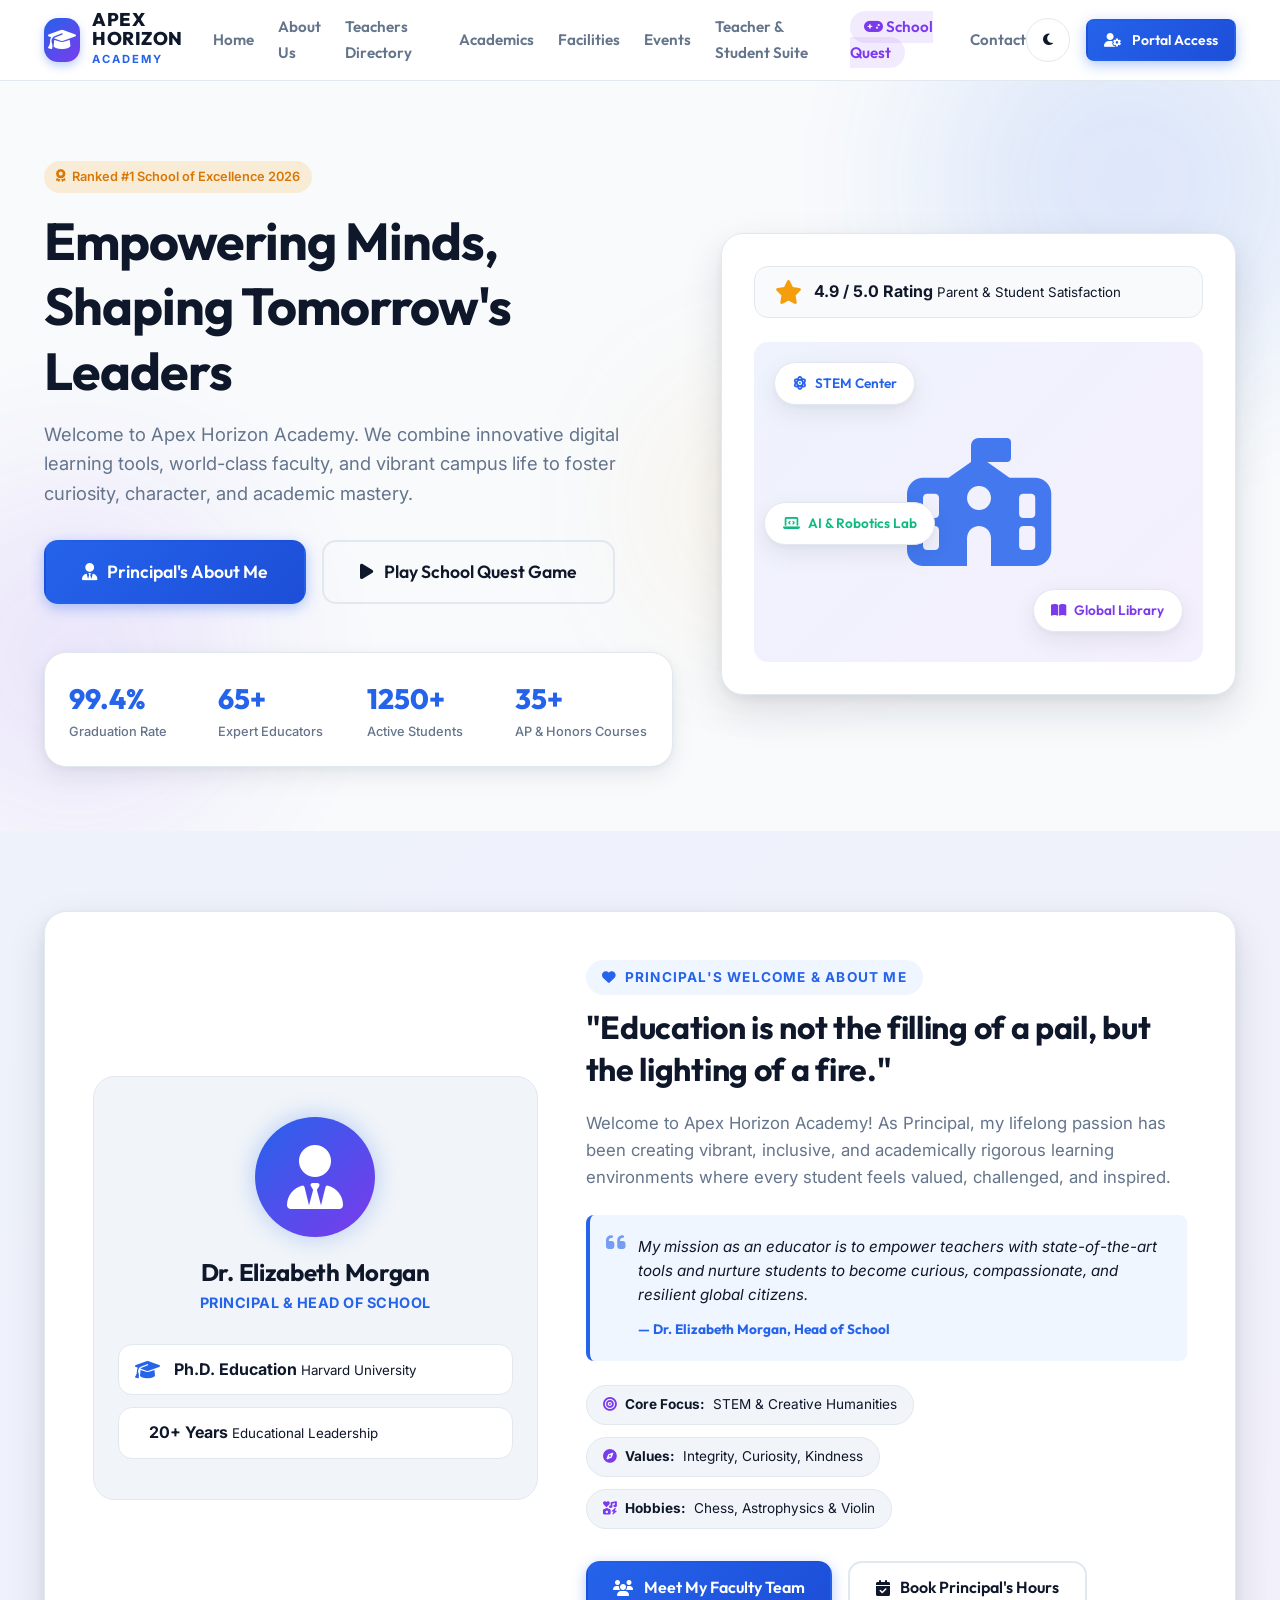
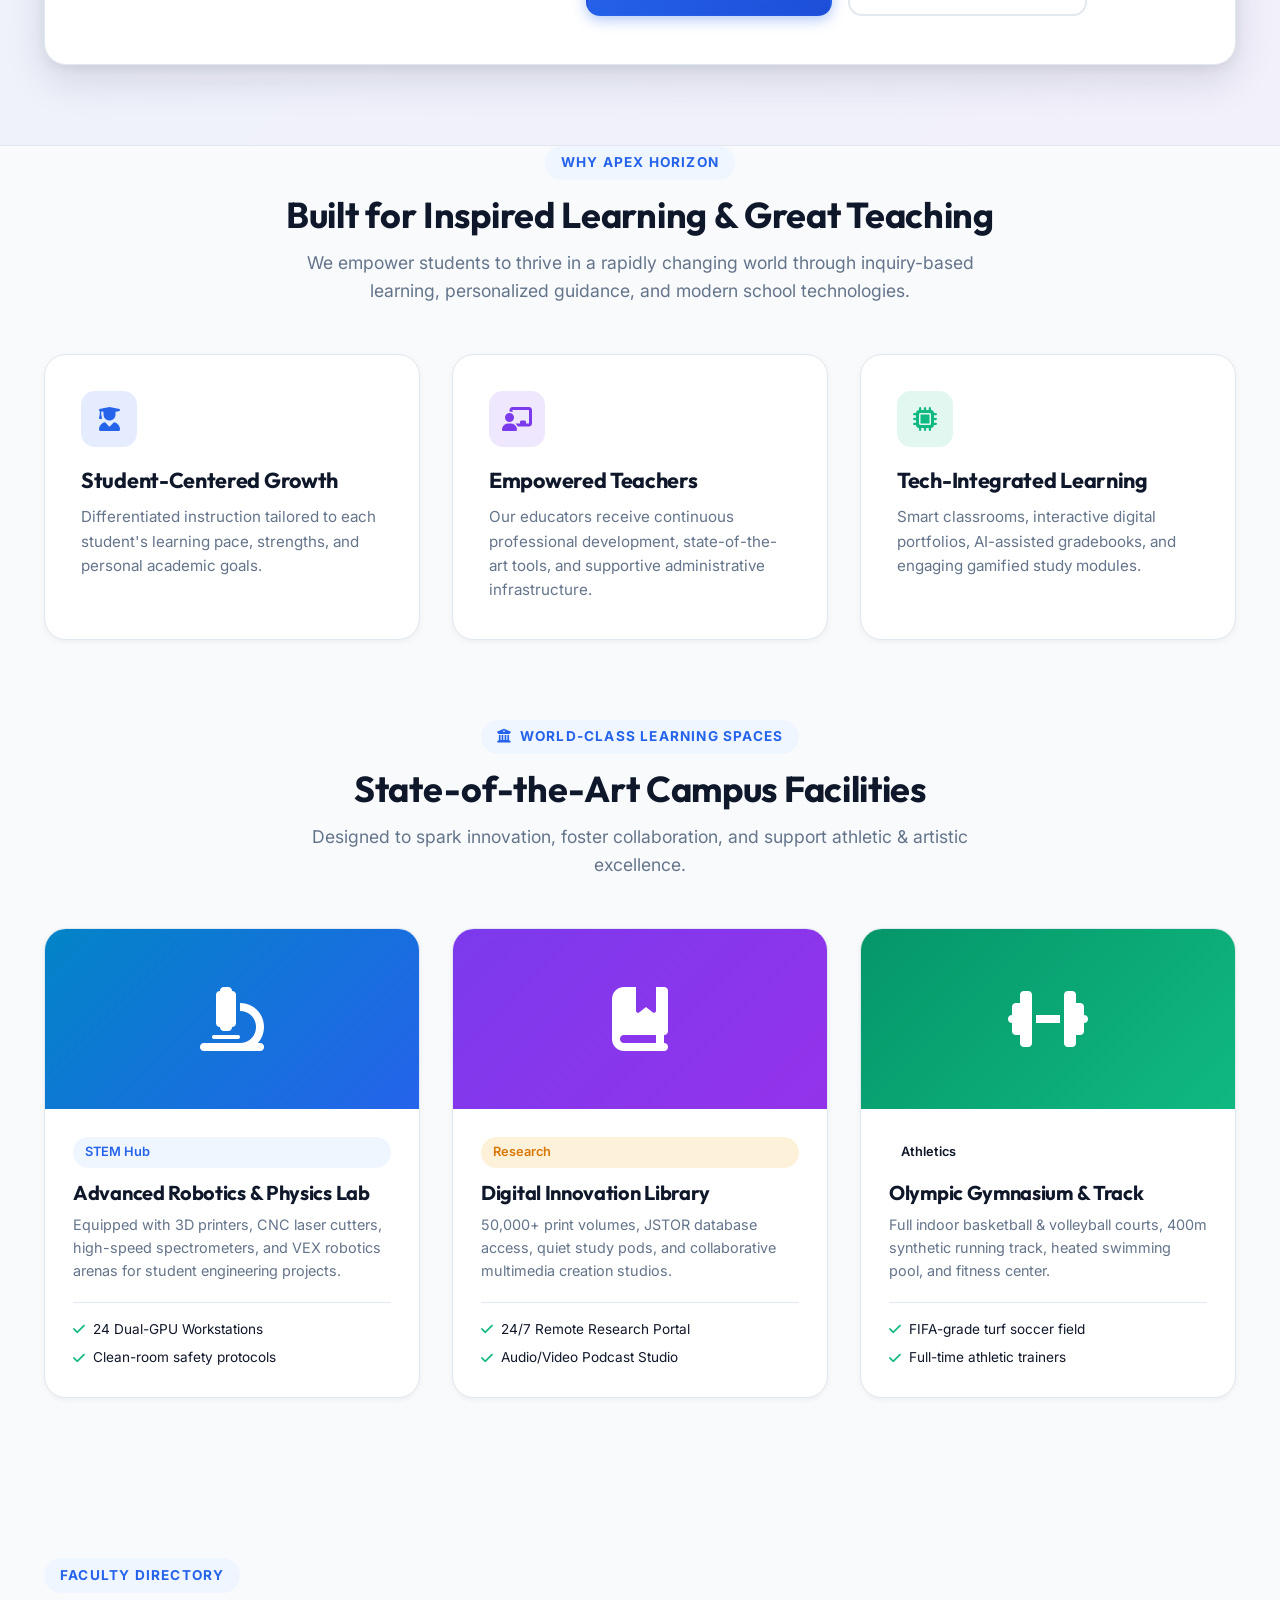
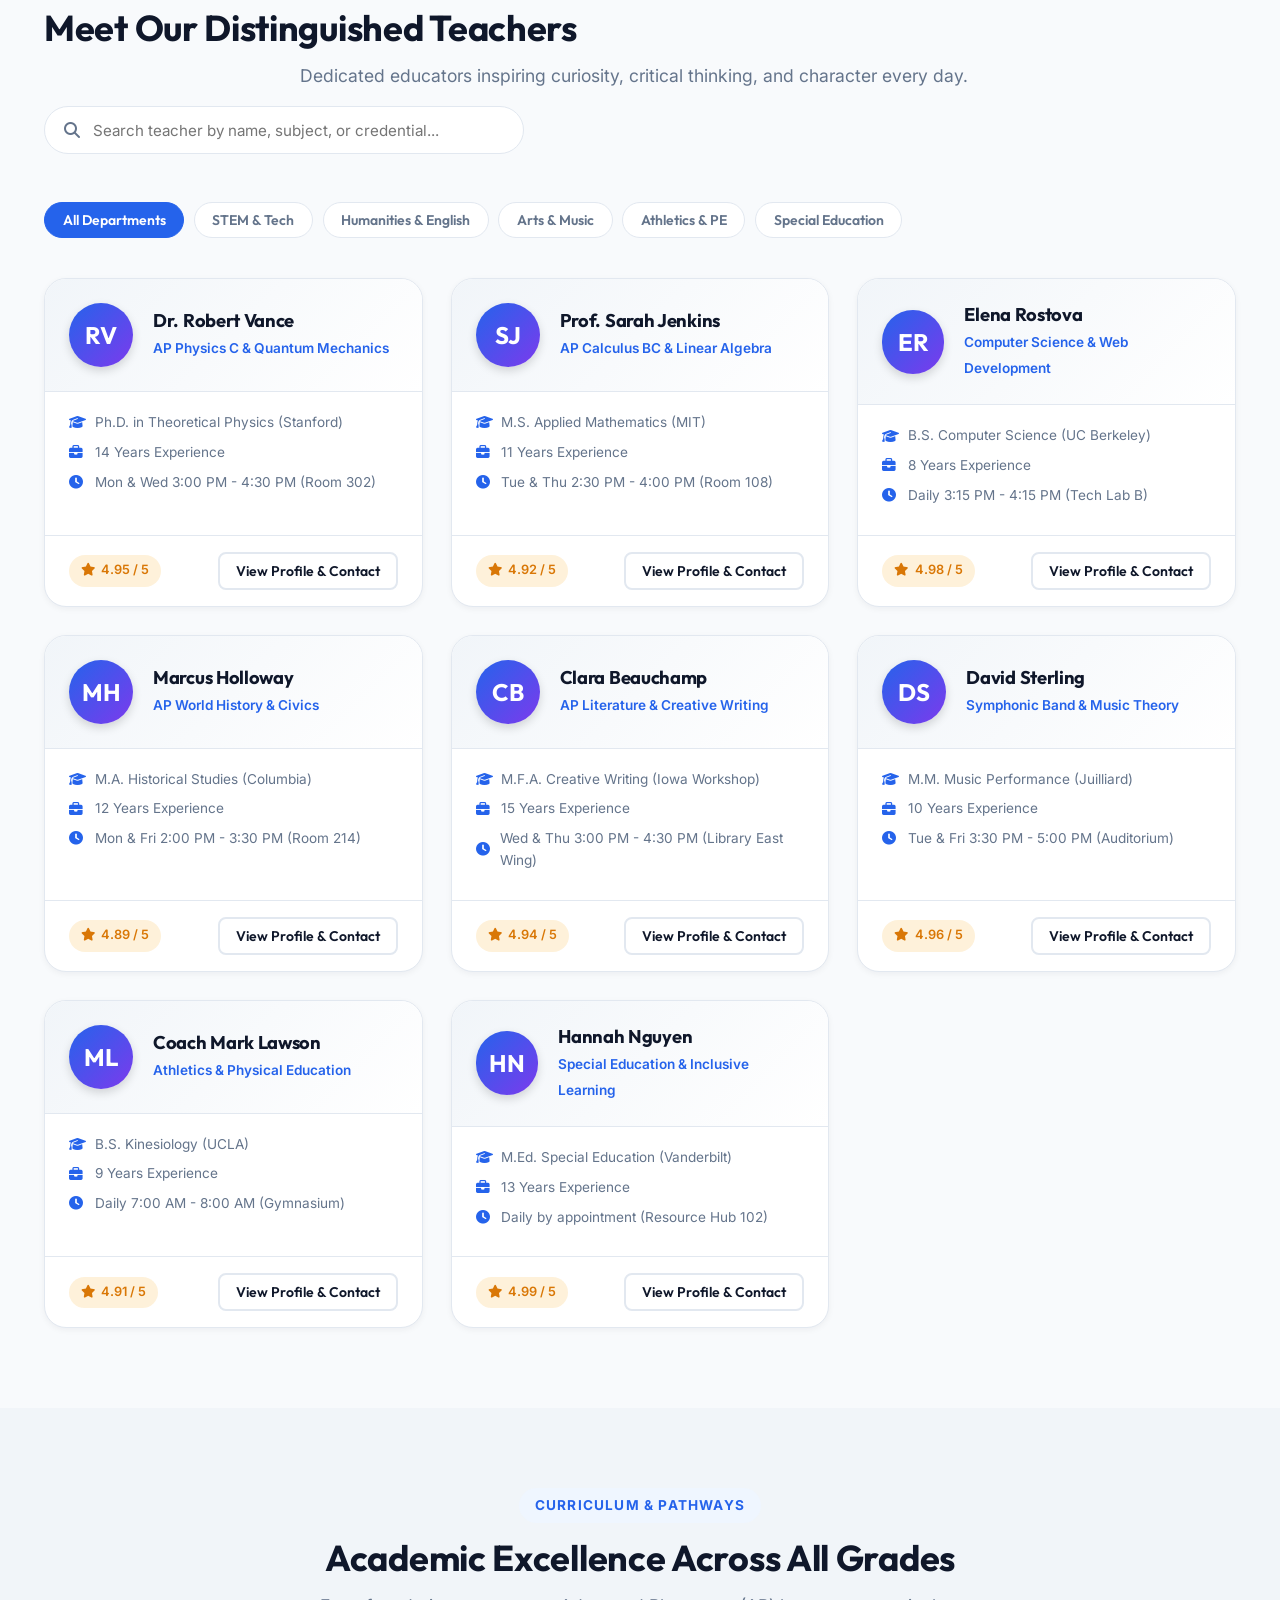
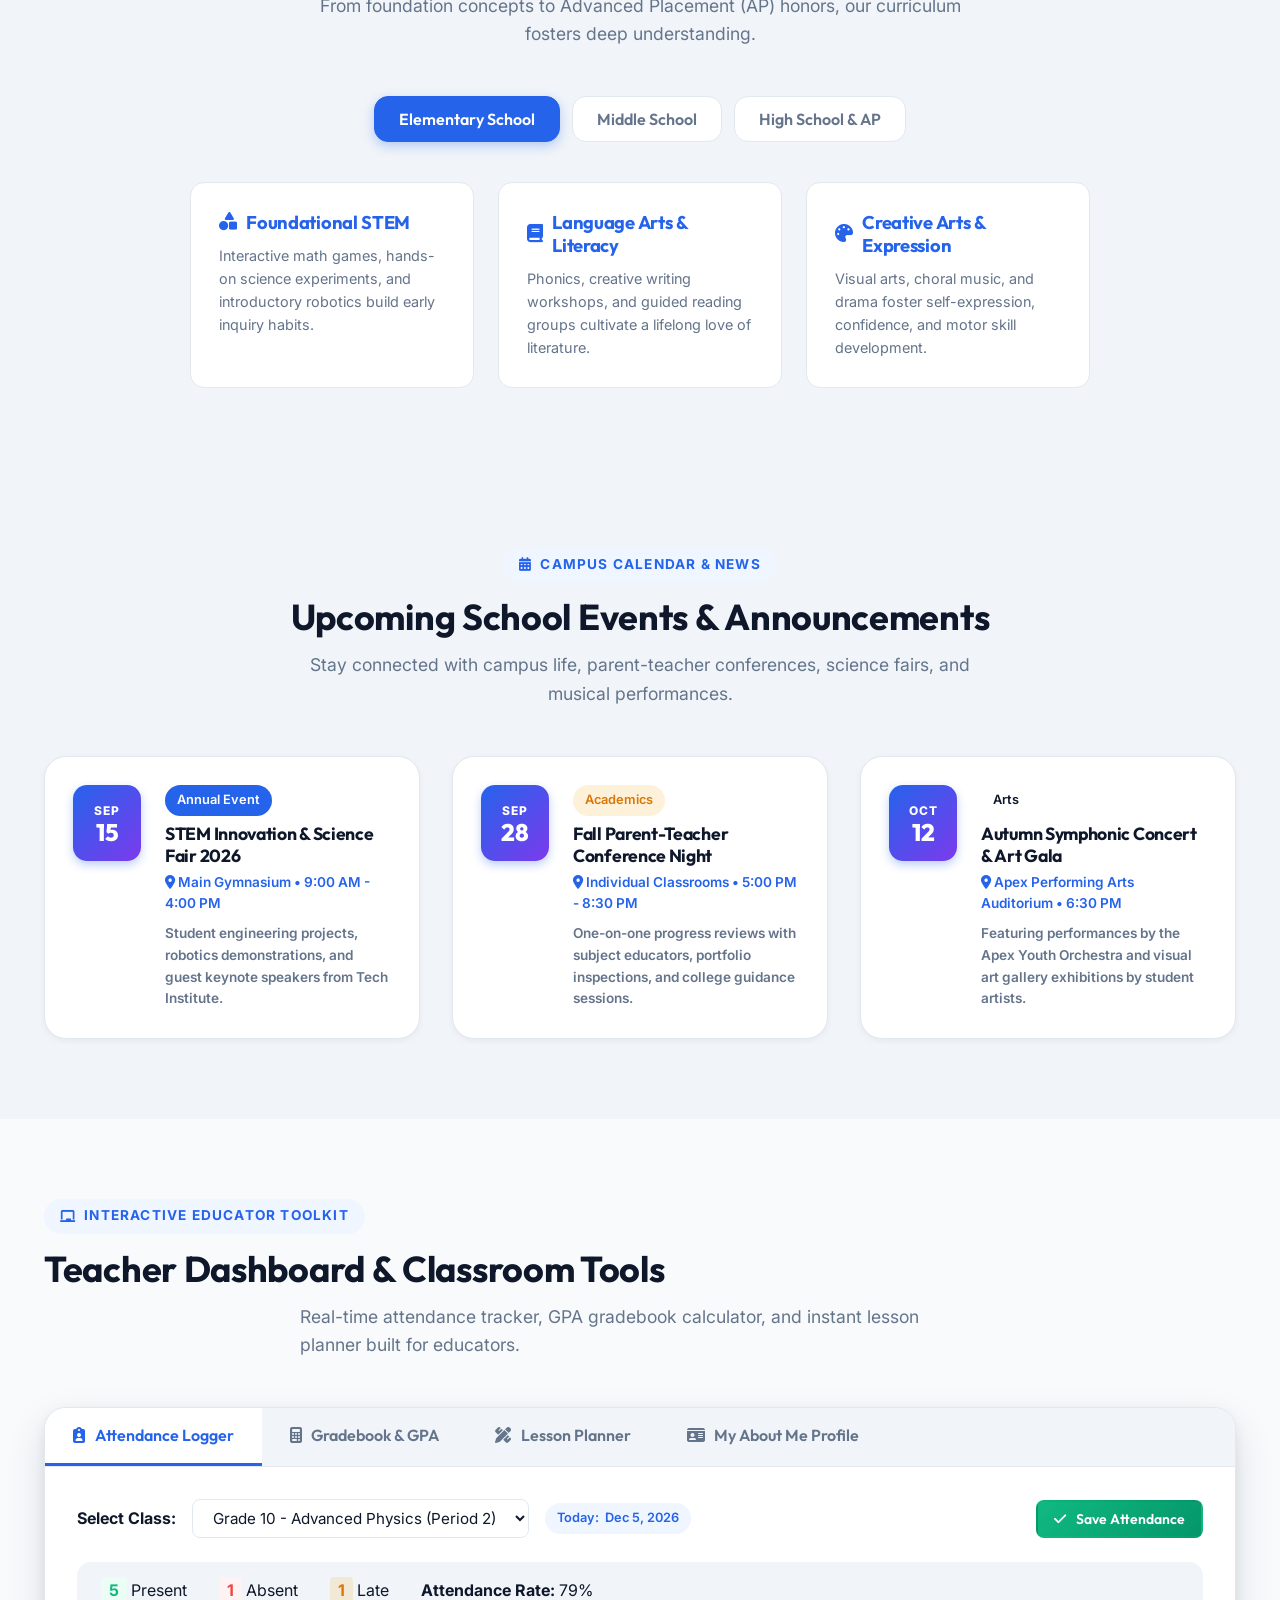
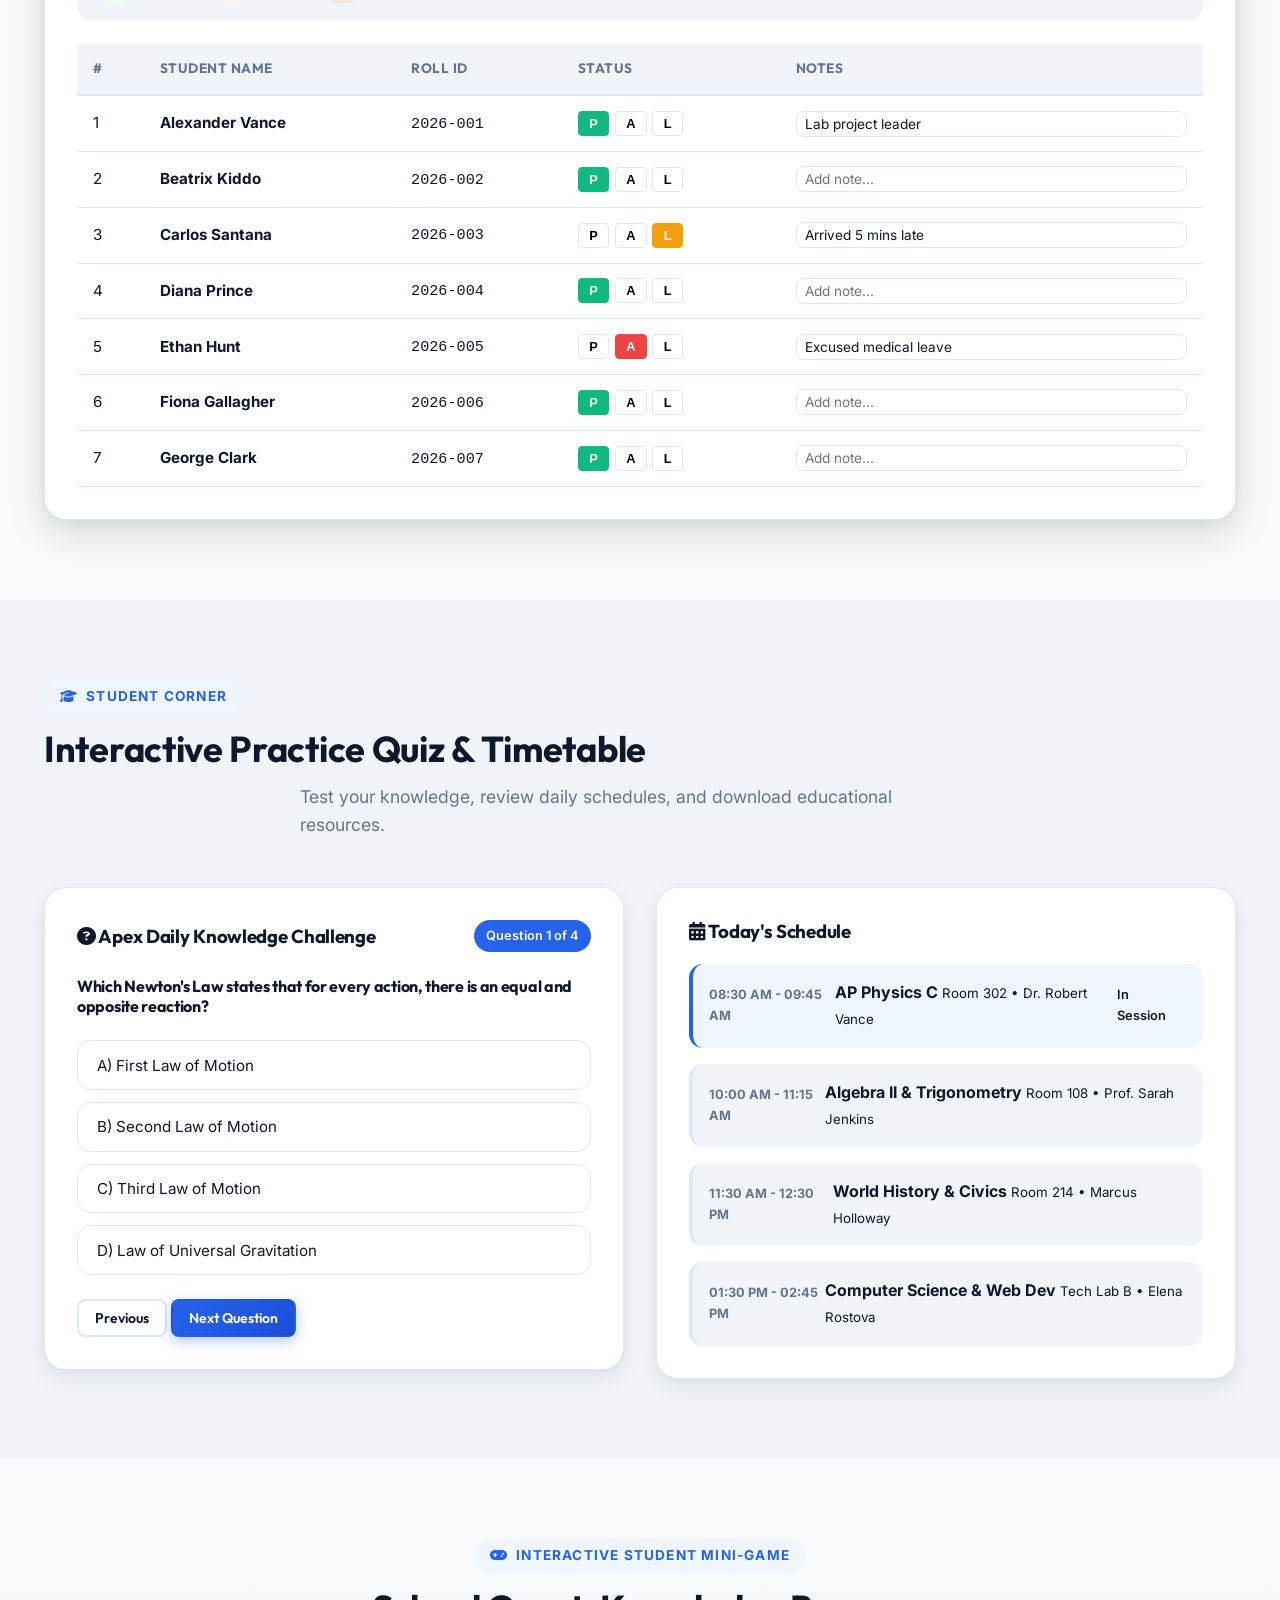
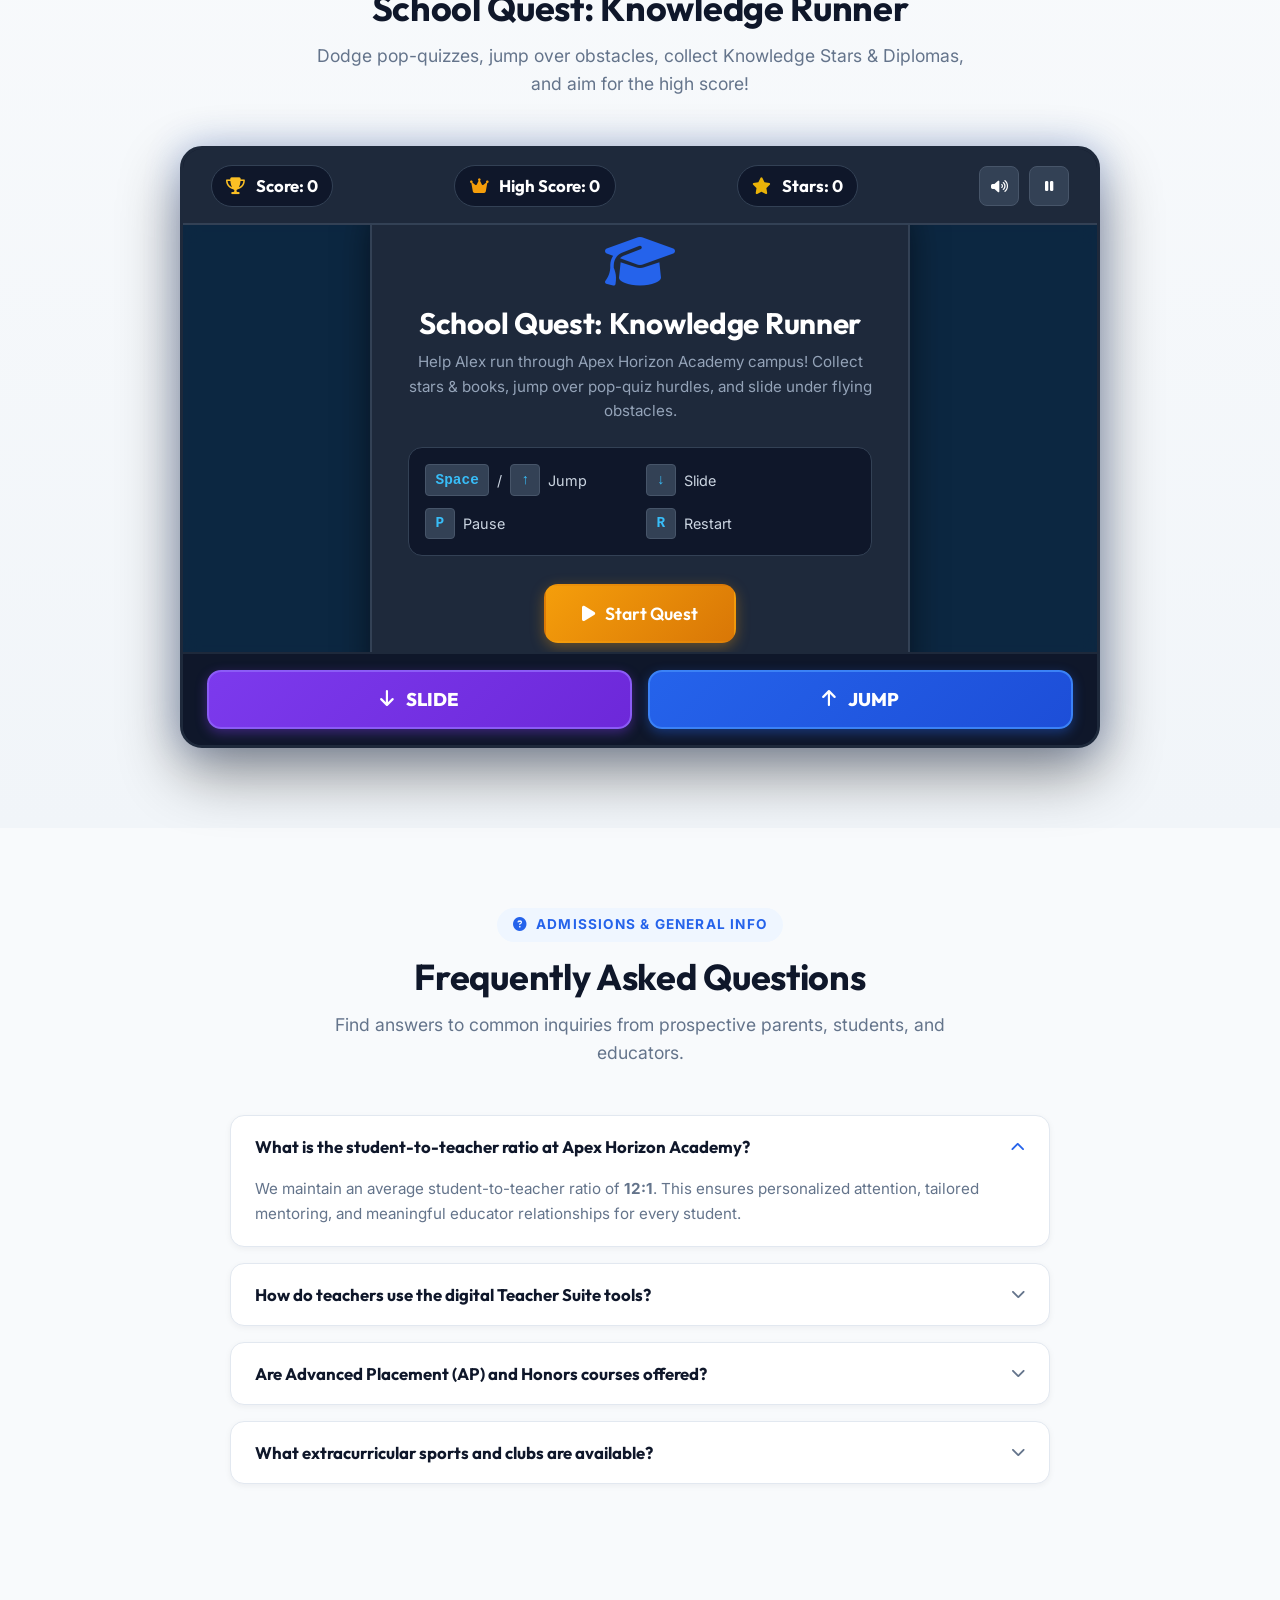
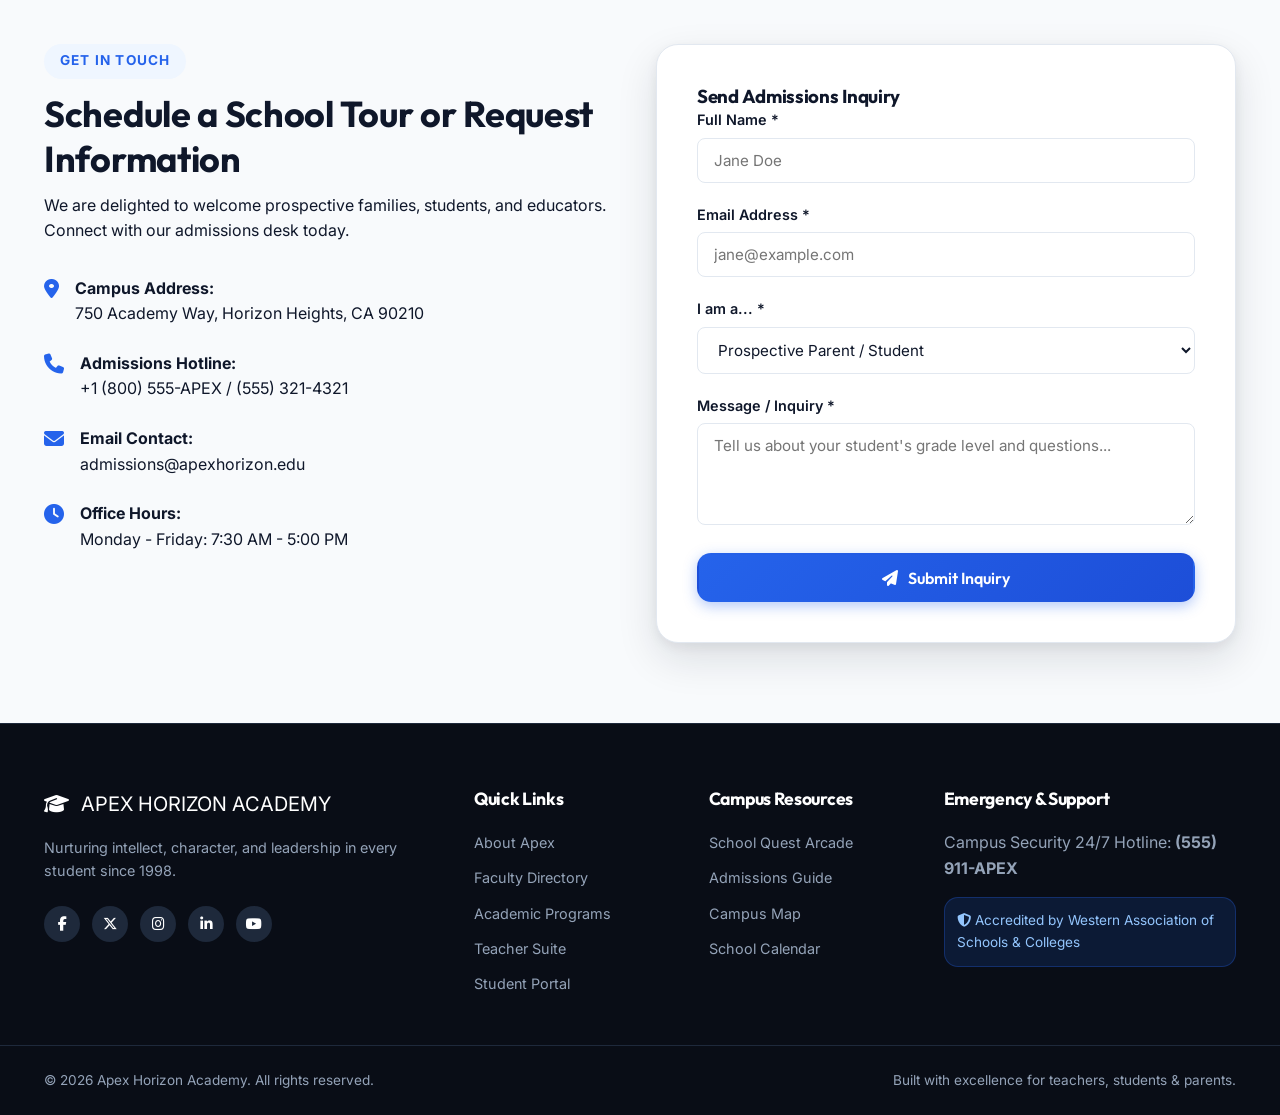
<file: index.html>
<!DOCTYPE html>
<html lang="en" data-theme="light">
<head>
  <meta charset="UTF-8">
  <meta name="viewport" content="width=device-width, initial-scale=1.0">
  <title>Apex Horizon Academy & Teacher Portal | Excellence in Education</title>
  <meta name="description" content="Apex Horizon Academy - Premier K-12 educational institution providing innovative learning, expert faculty, interactive teacher tools, and student growth programs.">
  
  <!-- Fonts -->
  <link rel="preconnect" href="https://fonts.googleapis.com">
  <link rel="preconnect" href="https://fonts.gstatic.com" crossorigin>
  <link href="https://fonts.googleapis.com/css2?family=Inter:wght@300;400;500;600;700;800&family=Outfit:wght@400;500;600;700;800&display=swap" rel="stylesheet">
  
  <!-- Icons (FontAwesome CDN) -->
  <link rel="stylesheet" href="https://cdnjs.cloudflare.com/ajax/libs/font-awesome/6.5.1/css/all.min.css">
  
  <!-- Styles -->
  <link rel="stylesheet" href="css/styles.css">
  <link rel="stylesheet" href="css/game.css">
</head>
<body>
  <!-- Navigation & Header -->
  <header class="site-header" id="site-header">
    <div class="container header-container">
      <a href="#" class="brand-logo">
        <div class="logo-icon">
          <i class="fa-solid fa-graduation-cap"></i>
        </div>
        <div class="logo-text">
          <span class="brand-name">APEX HORIZON</span>
          <span class="brand-sub">ACADEMY</span>
        </div>
      </a>

      <nav class="main-nav" id="main-nav">
        <ul class="nav-list">
          <li><a href="index.html" class="nav-link active">Home</a></li>
          <li><a href="about.html" class="nav-link">About Us</a></li>
          <li><a href="teachers.html" class="nav-link">Teachers Directory</a></li>
          <li><a href="academics.html" class="nav-link">Academics</a></li>
          <li><a href="facilities.html" class="nav-link">Facilities</a></li>
          <li><a href="events.html" class="nav-link">Events</a></li>
          <li><a href="portal.html" class="nav-link">Teacher & Student Suite</a></li>
          <li><a href="game.html" class="nav-link highlight-link"><i class="fa-solid fa-gamepad"></i> School Quest</a></li>
          <li><a href="contact.html" class="nav-link">Contact</a></li>
        </ul>
      </nav>

      <div class="header-actions">
        <button id="theme-toggle" class="btn-icon" aria-label="Toggle Theme" title="Toggle dark/light mode">
          <i class="fa-solid fa-moon"></i>
        </button>
        <a href="#teacher-suite" class="btn btn-primary btn-sm">
          <i class="fa-solid fa-user-gear"></i> Portal Access
        </a>
        <button id="mobile-menu-btn" class="mobile-menu-btn" aria-label="Toggle Menu">
          <i class="fa-solid fa-bars"></i>
        </button>
      </div>
    </div>
  </header>

  <!-- Hero Section -->
  <section class="hero-section" id="hero">
    <div class="hero-bg-shapes">
      <div class="shape shape-1"></div>
      <div class="shape shape-2"></div>
      <div class="shape shape-3"></div>
    </div>
    <div class="container hero-grid">
      <div class="hero-content">
        <div class="badge badge-accent animate-fade-down">
          <i class="fa-solid fa-award"></i> Ranked #1 School of Excellence 2026
        </div>
        <h1 class="hero-title animate-fade-up">Empowering Minds, Shaping Tomorrow's Leaders</h1>
        <p class="hero-subtitle animate-fade-up delay-1">
          Welcome to Apex Horizon Academy. We combine innovative digital learning tools, world-class faculty, and vibrant campus life to foster curiosity, character, and academic mastery.
        </p>
        <div class="hero-buttons animate-fade-up delay-2">
          <a href="#about-me" class="btn btn-primary btn-lg">
            <i class="fa-solid fa-user-tie"></i> Principal's About Me
          </a>
          <a href="#game-section" class="btn btn-outline btn-lg">
            <i class="fa-solid fa-play"></i> Play School Quest Game
          </a>
        </div>
        
        <!-- Live Counters -->
        <div class="hero-stats animate-fade-up delay-3">
          <div class="stat-card">
            <span class="stat-number" data-target="99.4">99.4%</span>
            <span class="stat-label">Graduation Rate</span>
          </div>
          <div class="stat-card">
            <span class="stat-number" data-target="65">65+</span>
            <span class="stat-label">Expert Educators</span>
          </div>
          <div class="stat-card">
            <span class="stat-number" data-target="1250">1,250+</span>
            <span class="stat-label">Active Students</span>
          </div>
          <div class="stat-card">
            <span class="stat-number" data-target="35">35+</span>
            <span class="stat-label">AP & Honors Courses</span>
          </div>
        </div>
      </div>

      <div class="hero-visual">
        <div class="hero-image-card">
          <div class="hero-badge">
            <i class="fa-solid fa-star"></i>
            <div>
              <strong>4.9 / 5.0 Rating</strong>
              <small>Parent & Student Satisfaction</small>
            </div>
          </div>
          <div class="hero-illustration">
            <div class="school-illustration-box">
              <i class="fa-solid fa-school-flag hero-big-icon"></i>
              <div class="floating-bubble bubble-1">
                <i class="fa-solid fa-atom"></i> STEM Center
              </div>
              <div class="floating-bubble bubble-2">
                <i class="fa-solid fa-book-open"></i> Global Library
              </div>
              <div class="floating-bubble bubble-3">
                <i class="fa-solid fa-laptop-code"></i> AI & Robotics Lab
              </div>
            </div>
          </div>
        </div>
      </div>
    </div>
  </section>

  <!-- Principal's About Me Section -->
  <section class="about-me-section" id="about-me">
    <div class="container">
      <div class="about-me-card">
        <div class="about-me-grid">
          <div class="about-me-visual">
            <div class="profile-avatar-circle">
              <i class="fa-solid fa-user-tie"></i>
            </div>
            <div class="profile-title-tag">
              <h3>Dr. Elizabeth Morgan</h3>
              <span>Principal & Head of School</span>
            </div>
            <div class="profile-quick-stats">
              <div class="p-stat">
                <i class="fa-solid fa-graduation-cap"></i>
                <div>
                  <strong>Ph.D. Education</strong>
                  <small>Harvard University</small>
                </div>
              </div>
              <div class="p-stat">
                <i class="fa-solid fa-clock-history"></i>
                <div>
                  <strong>20+ Years</strong>
                  <small>Educational Leadership</small>
                </div>
              </div>
            </div>
          </div>

          <div class="about-me-content">
            <span class="section-tag"><i class="fa-solid fa-heart"></i> Principal's Welcome & About Me</span>
            <h2 class="section-title">"Education is not the filling of a pail, but the lighting of a fire."</h2>
            
            <p class="about-me-text">
              Welcome to Apex Horizon Academy! As Principal, my lifelong passion has been creating vibrant, inclusive, and academically rigorous learning environments where every student feels valued, challenged, and inspired.
            </p>

            <div class="quote-box">
              <i class="fa-solid fa-quote-left quote-icon"></i>
              <p>My mission as an educator is to empower teachers with state-of-the-art tools and nurture students to become curious, compassionate, and resilient global citizens.</p>
              <strong class="quote-author">&mdash; Dr. Elizabeth Morgan, Head of School</strong>
            </div>

            <div class="about-me-highlights">
              <div class="highlight-pill"><i class="fa-solid fa-bullseye"></i> <strong>Core Focus:</strong> STEM & Creative Humanities</div>
              <div class="highlight-pill"><i class="fa-solid fa-compass"></i> <strong>Values:</strong> Integrity, Curiosity, Kindness</div>
              <div class="highlight-pill"><i class="fa-solid fa-icons"></i> <strong>Hobbies:</strong> Chess, Astrophysics & Violin</div>
            </div>

            <div class="about-me-actions">
              <a href="#teachers" class="btn btn-primary"><i class="fa-solid fa-users"></i> Meet My Faculty Team</a>
              <a href="#contact" class="btn btn-outline"><i class="fa-solid fa-calendar-check"></i> Book Principal's Hours</a>
            </div>
          </div>
        </div>
      </div>
    </div>
  </section>

  <!-- About / Vision Section -->
  <section class="about-section" id="about">
    <div class="container">
      <div class="section-header center">
        <span class="section-tag">Why Apex Horizon</span>
        <h2 class="section-title">Built for Inspired Learning & Great Teaching</h2>
        <p class="section-subtitle">We empower students to thrive in a rapidly changing world through inquiry-based learning, personalized guidance, and modern school technologies.</p>
      </div>

      <div class="grid grid-3">
        <div class="feature-card">
          <div class="feature-icon bg-blue">
            <i class="fa-solid fa-user-graduate"></i>
          </div>
          <h3>Student-Centered Growth</h3>
          <p>Differentiated instruction tailored to each student's learning pace, strengths, and personal academic goals.</p>
        </div>

        <div class="feature-card">
          <div class="feature-icon bg-purple">
            <i class="fa-solid fa-chalkboard-teacher"></i>
          </div>
          <h3>Empowered Teachers</h3>
          <p>Our educators receive continuous professional development, state-of-the-art tools, and supportive administrative infrastructure.</p>
        </div>

        <div class="feature-card">
          <div class="feature-icon bg-emerald">
            <i class="fa-solid fa-microchip"></i>
          </div>
          <h3>Tech-Integrated Learning</h3>
          <p>Smart classrooms, interactive digital portfolios, AI-assisted gradebooks, and engaging gamified study modules.</p>
        </div>
      </div>
    </div>
  </section>

  <!-- Campus Facilities Section -->
  <section class="facilities-section" id="facilities">
    <div class="container">
      <div class="section-header center">
        <span class="section-tag"><i class="fa-solid fa-building-columns"></i> World-Class Learning Spaces</span>
        <h2 class="section-title">State-of-the-Art Campus Facilities</h2>
        <p class="section-subtitle">Designed to spark innovation, foster collaboration, and support athletic & artistic excellence.</p>
      </div>

      <div class="grid grid-3">
        <div class="facility-card">
          <div class="facility-image bg-fac-1">
            <i class="fa-solid fa-microscope"></i>
          </div>
          <div class="facility-body">
            <span class="badge badge-info">STEM Hub</span>
            <h3>Advanced Robotics & Physics Lab</h3>
            <p>Equipped with 3D printers, CNC laser cutters, high-speed spectrometers, and VEX robotics arenas for student engineering projects.</p>
            <ul class="facility-specs">
              <li><i class="fa-solid fa-check"></i> 24 Dual-GPU Workstations</li>
              <li><i class="fa-solid fa-check"></i> Clean-room safety protocols</li>
            </ul>
          </div>
        </div>

        <div class="facility-card">
          <div class="facility-image bg-fac-2">
            <i class="fa-solid fa-book-bookmark"></i>
          </div>
          <div class="facility-body">
            <span class="badge badge-accent">Research</span>
            <h3>Digital Innovation Library</h3>
            <p>50,000+ print volumes, JSTOR database access, quiet study pods, and collaborative multimedia creation studios.</p>
            <ul class="facility-specs">
              <li><i class="fa-solid fa-check"></i> 24/7 Remote Research Portal</li>
              <li><i class="fa-solid fa-check"></i> Audio/Video Podcast Studio</li>
            </ul>
          </div>
        </div>

        <div class="facility-card">
          <div class="facility-image bg-fac-3">
            <i class="fa-solid fa-dumbbell"></i>
          </div>
          <div class="facility-body">
            <span class="badge badge-emerald">Athletics</span>
            <h3>Olympic Gymnasium & Track</h3>
            <p>Full indoor basketball & volleyball courts, 400m synthetic running track, heated swimming pool, and fitness center.</p>
            <ul class="facility-specs">
              <li><i class="fa-solid fa-check"></i> FIFA-grade turf soccer field</li>
              <li><i class="fa-solid fa-check"></i> Full-time athletic trainers</li>
            </ul>
          </div>
        </div>
      </div>
    </div>
  </section>

  <!-- Teachers Directory Section -->
  <section class="teachers-section" id="teachers">
    <div class="container">
      <div class="section-header">
        <div>
          <span class="section-tag">Faculty Directory</span>
          <h2 class="section-title">Meet Our Distinguished Teachers</h2>
          <p class="section-subtitle">Dedicated educators inspiring curiosity, critical thinking, and character every day.</p>
        </div>
        <div class="search-filter-box">
          <div class="search-input-wrapper">
            <i class="fa-solid fa-magnifying-glass"></i>
            <input type="text" id="teacher-search" placeholder="Search teacher by name, subject, or credential...">
          </div>
        </div>
      </div>

      <!-- Department Filter Chips -->
      <div class="filter-chips" id="department-filters">
        <button class="chip active" data-dept="all">All Departments</button>
        <button class="chip" data-dept="stem">STEM & Tech</button>
        <button class="chip" data-dept="humanities">Humanities & English</button>
        <button class="chip" data-dept="arts">Arts & Music</button>
        <button class="chip" data-dept="sports">Athletics & PE</button>
        <button class="chip" data-dept="special">Special Education</button>
      </div>

      <!-- Teachers Grid Container -->
      <div class="teachers-grid" id="teachers-grid">
        <!-- JS dynamically populates teacher cards here -->
      </div>
    </div>
  </section>

  <!-- Teacher Detail Modal -->
  <div class="modal" id="teacher-modal" aria-hidden="true">
    <div class="modal-overlay" id="modal-overlay"></div>
    <div class="modal-card">
      <button class="modal-close" id="modal-close" aria-label="Close modal">&times;</button>
      <div class="modal-body" id="modal-body">
        <!-- Dynamically rendered -->
      </div>
    </div>
  </div>

  <!-- Academics & Curriculum Section -->
  <section class="academics-section" id="academics">
    <div class="container">
      <div class="section-header center">
        <span class="section-tag">Curriculum & Pathways</span>
        <h2 class="section-title">Academic Excellence Across All Grades</h2>
        <p class="section-subtitle">From foundation concepts to Advanced Placement (AP) honors, our curriculum fosters deep understanding.</p>
      </div>

      <div class="tabs-wrapper">
        <div class="tab-buttons">
          <button class="tab-btn active" data-tab="elem">Elementary School</button>
          <button class="tab-btn" data-tab="middle">Middle School</button>
          <button class="tab-btn" data-tab="high">High School & AP</button>
        </div>
        <div class="tab-content-container">
          <div class="tab-pane active" id="tab-elem">
            <div class="program-grid">
              <div class="program-card">
                <h4><i class="fa-solid fa-shapes"></i> Foundational STEM</h4>
                <p>Interactive math games, hands-on science experiments, and introductory robotics build early inquiry habits.</p>
              </div>
              <div class="program-card">
                <h4><i class="fa-solid fa-book"></i> Language Arts & Literacy</h4>
                <p>Phonics, creative writing workshops, and guided reading groups cultivate a lifelong love of literature.</p>
              </div>
              <div class="program-card">
                <h4><i class="fa-solid fa-palette"></i> Creative Arts & Expression</h4>
                <p>Visual arts, choral music, and drama foster self-expression, confidence, and motor skill development.</p>
              </div>
            </div>
          </div>

          <div class="tab-pane" id="tab-middle">
            <div class="program-grid">
              <div class="program-card">
                <h4><i class="fa-solid fa-flask"></i> Integrated Life & Physical Sciences</h4>
                <p>Lab-based investigations exploring physics concepts, environmental science, and biological ecosystems.</p>
              </div>
              <div class="program-card">
                <h4><i class="fa-solid fa-calculator"></i> Pre-Algebra & Algebra Foundations</h4>
                <p>Developing logical reasoning, algebraic thinking, data analysis, and geometric spatial problem solving.</p>
              </div>
              <div class="program-card">
                <h4><i class="fa-solid fa-earth-americas"></i> World Cultures & Social Studies</h4>
                <p>Exploring global civilizations, geography, civics, and critical analysis of historical events.</p>
              </div>
            </div>
          </div>

          <div class="tab-pane" id="tab-high">
            <div class="program-grid">
              <div class="program-card">
                <h4><i class="fa-solid fa-code"></i> Computer Science & AI Ethics</h4>
                <p>Python programming, web development, data structures, and ethical implications of artificial intelligence.</p>
              </div>
              <div class="program-card">
                <h4><i class="fa-solid fa-dna"></i> AP Biology & AP Chemistry</h4>
                <p>Rigorous college-level laboratory science courses preparing students for top university STEM majors.</p>
              </div>
              <div class="program-card">
                <h4><i class="fa-solid fa-scale-balanced"></i> AP Literature & Modern History</h4>
                <p>Advanced analytical essay writing, philosophical discourse, and thorough research methodologies.</p>
              </div>
            </div>
          </div>
        </div>
      </div>
    </div>
  </section>

  <!-- School News & Events Section -->
  <section class="events-section" id="events">
    <div class="container">
      <div class="section-header center">
        <span class="section-tag"><i class="fa-solid fa-calendar-days"></i> Campus Calendar & News</span>
        <h2 class="section-title">Upcoming School Events & Announcements</h2>
        <p class="section-subtitle">Stay connected with campus life, parent-teacher conferences, science fairs, and musical performances.</p>
      </div>

      <div class="grid grid-3">
        <div class="event-card">
          <div class="event-date-box">
            <span class="e-month">SEP</span>
            <span class="e-day">15</span>
          </div>
          <div class="event-details">
            <span class="badge badge-primary">Annual Event</span>
            <h3>STEM Innovation & Science Fair 2026</h3>
            <p><i class="fa-solid fa-location-dot"></i> Main Gymnasium &bull; 9:00 AM - 4:00 PM</p>
            <p style="color: var(--text-muted); font-size: 0.85rem; margin-top: 0.5rem;">Student engineering projects, robotics demonstrations, and guest keynote speakers from Tech Institute.</p>
          </div>
        </div>

        <div class="event-card">
          <div class="event-date-box">
            <span class="e-month">SEP</span>
            <span class="e-day">28</span>
          </div>
          <div class="event-details">
            <span class="badge badge-accent">Academics</span>
            <h3>Fall Parent-Teacher Conference Night</h3>
            <p><i class="fa-solid fa-location-dot"></i> Individual Classrooms &bull; 5:00 PM - 8:30 PM</p>
            <p style="color: var(--text-muted); font-size: 0.85rem; margin-top: 0.5rem;">One-on-one progress reviews with subject educators, portfolio inspections, and college guidance sessions.</p>
          </div>
        </div>

        <div class="event-card">
          <div class="event-date-box">
            <span class="e-month">OCT</span>
            <span class="e-day">12</span>
          </div>
          <div class="event-details">
            <span class="badge badge-emerald">Arts</span>
            <h3>Autumn Symphonic Concert & Art Gala</h3>
            <p><i class="fa-solid fa-location-dot"></i> Apex Performing Arts Auditorium &bull; 6:30 PM</p>
            <p style="color: var(--text-muted); font-size: 0.85rem; margin-top: 0.5rem;">Featuring performances by the Apex Youth Orchestra and visual art gallery exhibitions by student artists.</p>
          </div>
        </div>
      </div>
    </div>
  </section>

  <!-- Interactive Teacher Suite (Management Tool) Section -->
  <section class="teacher-suite-section" id="teacher-suite">
    <div class="container">
      <div class="section-header">
        <div>
          <span class="section-tag"><i class="fa-solid fa-chalkboard"></i> Interactive Educator Toolkit</span>
          <h2 class="section-title">Teacher Dashboard & Classroom Tools</h2>
          <p class="section-subtitle">Real-time attendance tracker, GPA gradebook calculator, and instant lesson planner built for educators.</p>
        </div>
      </div>

      <div class="suite-card">
        <div class="suite-tabs">
          <button class="suite-tab-btn active" data-suite="attendance"><i class="fa-solid fa-clipboard-user"></i> Attendance Logger</button>
          <button class="suite-tab-btn" data-suite="gradebook"><i class="fa-solid fa-calculator"></i> Gradebook & GPA</button>
          <button class="suite-tab-btn" data-suite="lesson"><i class="fa-solid fa-pen-ruler"></i> Lesson Planner</button>
          <button class="suite-tab-btn" data-suite="profile-editor"><i class="fa-solid fa-id-card"></i> My About Me Profile</button>
        </div>

        <div class="suite-content">
          <!-- Attendance Logger Suite -->
          <div class="suite-pane active" id="suite-attendance">
            <div class="suite-pane-header">
              <div class="class-selector-group">
                <label for="class-select"><strong>Select Class:</strong></label>
                <select id="class-select" class="form-select">
                  <option value="math101">Grade 10 - Advanced Physics (Period 2)</option>
                  <option value="cs202">Grade 11 - Computer Science (Period 4)</option>
                  <option value="eng301">Grade 12 - AP Literature (Period 6)</option>
                </select>
                <span class="badge badge-info" id="attendance-date-badge">Today: <span id="current-date-str"></span></span>
              </div>
              <button class="btn btn-emerald btn-sm" id="btn-save-attendance"><i class="fa-solid fa-check"></i> Save Attendance</button>
            </div>

            <div class="attendance-summary-bar">
              <div class="att-stat"><span id="att-present-count" class="badge-present">0</span> Present</div>
              <div class="att-stat"><span id="att-absent-count" class="badge-absent">0</span> Absent</div>
              <div class="att-stat"><span id="att-late-count" class="badge-late">0</span> Late</div>
              <div class="att-stat"><strong>Attendance Rate:</strong> <span id="att-percentage">100%</span></div>
            </div>

            <div class="table-responsive">
              <table class="data-table" id="attendance-table">
                <thead>
                  <tr>
                    <th>#</th>
                    <th>Student Name</th>
                    <th>Roll ID</th>
                    <th>Status</th>
                    <th>Notes</th>
                  </tr>
                </thead>
                <tbody id="attendance-tbody">
                  <!-- Populated via JS -->
                </tbody>
              </table>
            </div>
          </div>

          <!-- Gradebook Suite -->
          <div class="suite-pane" id="suite-gradebook">
            <div class="suite-pane-header">
              <h3><i class="fa-solid fa-chart-column"></i> Weighted Gradebook Calculator</h3>
              <button class="btn btn-primary btn-sm" id="add-student-btn"><i class="fa-solid fa-user-plus"></i> Add Student Score</button>
            </div>
            
            <div class="grid grid-2 gradebook-layout">
              <div class="gradebook-table-col">
                <div class="table-responsive">
                  <table class="data-table" id="gradebook-table">
                    <thead>
                      <tr>
                        <th>Student Name</th>
                        <th>Homework (20%)</th>
                        <th>Midterm (40%)</th>
                        <th>Final (40%)</th>
                        <th>Overall Grade</th>
                      </tr>
                    </thead>
                    <tbody id="gradebook-tbody">
                      <!-- Populated via JS -->
                    </tbody>
                  </table>
                </div>
              </div>

              <div class="gradebook-stats-col">
                <div class="grade-analytics-box">
                  <h4><i class="fa-solid fa-chart-pie"></i> Class Performance Summary</h4>
                  <div class="metric-row">
                    <span>Class Average:</span>
                    <strong id="class-avg-display" class="metric-val">88.5% (B+)</strong>
                  </div>
                  <div class="metric-row">
                    <span>Highest Score:</span>
                    <strong id="class-highest-display" class="metric-val">98.0% (A+)</strong>
                  </div>
                  <div class="metric-row">
                    <span>Passing Students:</span>
                    <strong id="class-pass-display" class="metric-val">100%</strong>
                  </div>
                  <div class="grade-distribution-bar">
                    <div class="dist-seg seg-a" title="A Grade: 60%" style="width: 60%;">A (60%)</div>
                    <div class="dist-seg seg-b" title="B Grade: 30%" style="width: 30%;">B (30%)</div>
                    <div class="dist-seg seg-c" title="C Grade: 10%" style="width: 10%;">C</div>
                  </div>
                </div>
              </div>
            </div>
          </div>

          <!-- Lesson Planner Suite -->
          <div class="suite-pane" id="suite-lesson">
            <div class="lesson-planner-grid">
              <div class="planner-form">
                <h4><i class="fa-solid fa-pen-to-square"></i> Quick Lesson Creator</h4>
                <div class="form-group">
                  <label for="lesson-title">Lesson Title:</label>
                  <input type="text" id="lesson-title" class="form-control" placeholder="e.g. Newton's Third Law of Motion & Rocket Physics">
                </div>
                <div class="form-group">
                  <label for="lesson-subject">Subject & Grade:</label>
                  <input type="text" id="lesson-subject" class="form-control" placeholder="Physics - Grade 10">
                </div>
                <div class="form-group">
                  <label for="lesson-objective">Learning Objectives:</label>
                  <textarea id="lesson-objective" class="form-control" rows="3" placeholder="- Understand action and reaction force pairs.&#10;- Calculate momentum transfers in collision scenarios."></textarea>
                </div>
                <div class="form-group">
                  <label for="lesson-activities">Classroom Activities:</label>
                  <textarea id="lesson-activities" class="form-control" rows="3" placeholder="1. 10-min Warmup Quiz&#10;2. Interactive Physics Simulator demonstration&#10;3. Group experiment with balloon rockets."></textarea>
                </div>
                <button class="btn btn-primary" id="save-lesson-btn"><i class="fa-solid fa-floppy-disk"></i> Save Lesson Plan</button>
              </div>

              <div class="saved-lessons-box">
                <h4><i class="fa-solid fa-folder-open"></i> Saved Lesson Plans</h4>
                <div id="saved-lessons-list" class="saved-lessons-list">
                  <!-- Populated via JS -->
                </div>
              </div>
            </div>
          </div>

          <!-- My About Me Profile Editor Suite -->
          <div class="suite-pane" id="suite-profile-editor">
            <div class="lesson-planner-grid">
              <div class="planner-form">
                <h4><i class="fa-solid fa-user-pen"></i> Edit My About Me Profile</h4>
                <form id="teacher-profile-editor-form">
                  <div class="grid grid-2" style="gap: 1rem; margin-bottom: 0;">
                    <div class="form-group">
                      <label for="edit-teacher-name">Full Name:</label>
                      <input type="text" id="edit-teacher-name" class="form-control" placeholder="e.g. Dr. Alex Mercer" required>
                    </div>
                    <div class="form-group">
                      <label for="edit-teacher-dept">Department:</label>
                      <select id="edit-teacher-dept" class="form-control" required>
                        <option value="stem">STEM & Tech</option>
                        <option value="humanities">Humanities & English</option>
                        <option value="arts">Arts & Music</option>
                        <option value="sports">Athletics & PE</option>
                        <option value="special">Special Education</option>
                      </select>
                    </div>
                  </div>
                  <div class="form-group">
                    <label for="edit-teacher-subject">Subject Taught:</label>
                    <input type="text" id="edit-teacher-subject" class="form-control" placeholder="e.g. AP Environmental Science & Robotics" required>
                  </div>
                  <div class="form-group">
                    <label for="edit-teacher-degree">Degree & Credentials:</label>
                    <input type="text" id="edit-teacher-degree" class="form-control" placeholder="e.g. Ph.D. Environmental Engineering (Stanford)" required>
                  </div>
                  <div class="form-group">
                    <label for="edit-teacher-bio">About Me & Teaching Philosophy:</label>
                    <textarea id="edit-teacher-bio" class="form-control" rows="3" placeholder="Tell students and parents about your passion for teaching, background, and approach..." required></textarea>
                  </div>
                  <div class="form-group">
                    <label for="edit-teacher-hobbies">Hobbies & Fun Facts:</label>
                    <input type="text" id="edit-teacher-hobbies" class="form-control" placeholder="e.g. Stargazing, Marathon Running, Board Games">
                  </div>
                  <button type="submit" class="btn btn-emerald"><i class="fa-solid fa-cloud-arrow-up"></i> Save & Publish About Me Profile</button>
                  <div id="profile-editor-toast" class="form-toast hidden"></div>
                </form>
              </div>

              <div class="saved-lessons-box">
                <h4><i class="fa-solid fa-eye"></i> Live Directory Preview</h4>
                <div id="teacher-profile-preview" class="teacher-card" style="margin-top: 1rem;">
                  <!-- Live preview populated by JS -->
                </div>
              </div>
            </div>
          </div>
        </div>
      </div>
    </div>
  </section>

  <!-- Interactive Student Portal Section -->
  <section class="student-portal-section" id="student-portal">
    <div class="container">
      <div class="section-header">
        <div>
          <span class="section-tag"><i class="fa-solid fa-graduation-cap"></i> Student Corner</span>
          <h2 class="section-title">Interactive Practice Quiz & Timetable</h2>
          <p class="section-subtitle">Test your knowledge, review daily schedules, and download educational resources.</p>
        </div>
      </div>

      <div class="grid grid-2">
        <!-- Interactive Quiz Component -->
        <div class="quiz-card">
          <div class="quiz-header">
            <h3><i class="fa-solid fa-circle-question"></i> Apex Daily Knowledge Challenge</h3>
            <span class="badge badge-primary" id="quiz-progress-badge">Question 1 of 4</span>
          </div>
          <div class="quiz-body">
            <div id="quiz-question-container">
              <h4 id="quiz-question-text">Loading question...</h4>
              <div class="quiz-options" id="quiz-options-container">
                <!-- Quiz options generated by JS -->
              </div>
              <div id="quiz-feedback" class="quiz-feedback hidden"></div>
            </div>
            <div class="quiz-controls">
              <button class="btn btn-outline btn-sm" id="prev-quiz-btn" disabled>Previous</button>
              <button class="btn btn-primary btn-sm" id="next-quiz-btn">Next Question</button>
            </div>
          </div>
        </div>

        <!-- Student Timetable & Quick Resources -->
        <div class="timetable-card">
          <h3><i class="fa-solid fa-calendar-days"></i> Today's Schedule</h3>
          <ul class="schedule-list">
            <li class="schedule-item active">
              <span class="time-badge">08:30 AM - 09:45 AM</span>
              <div class="item-info">
                <strong>AP Physics C</strong>
                <small>Room 302 &bull; Dr. Robert Vance</small>
              </div>
              <span class="badge badge-emerald">In Session</span>
            </li>
            <li class="schedule-item">
              <span class="time-badge">10:00 AM - 11:15 AM</span>
              <div class="item-info">
                <strong>Algebra II & Trigonometry</strong>
                <small>Room 108 &bull; Prof. Sarah Jenkins</small>
              </div>
            </li>
            <li class="schedule-item">
              <span class="time-badge">11:30 AM - 12:30 PM</span>
              <div class="item-info">
                <strong>World History & Civics</strong>
                <small>Room 214 &bull; Marcus Holloway</small>
              </div>
            </li>
            <li class="schedule-item">
              <span class="time-badge">01:30 PM - 02:45 PM</span>
              <div class="item-info">
                <strong>Computer Science & Web Dev</strong>
                <small>Tech Lab B &bull; Elena Rostova</small>
              </div>
            </li>
          </ul>
        </div>
      </div>
    </div>
  </section>

  <!-- Educational Arcade Game Section: "School Quest: Knowledge Runner" -->
  <section class="game-section" id="game-section">
    <div class="container">
      <div class="section-header center">
        <span class="section-tag"><i class="fa-solid fa-gamepad"></i> Interactive Student Mini-Game</span>
        <h2 class="section-title">School Quest: Knowledge Runner</h2>
        <p class="section-subtitle">Dodge pop-quizzes, jump over obstacles, collect Knowledge Stars & Diplomas, and aim for the high score!</p>
      </div>

      <!-- Arcade Game Container -->
      <div class="arcade-wrapper" id="arcade-wrapper">
        <!-- Top Game Header Status Bar -->
        <div class="game-top-bar">
          <div class="game-stat-box">
            <i class="fa-solid fa-trophy gold-icon"></i>
            <span>Score: <strong id="game-score">0</strong></span>
          </div>
          <div class="game-stat-box">
            <i class="fa-solid fa-crown star-icon"></i>
            <span>High Score: <strong id="game-high-score">0</strong></span>
          </div>
          <div class="game-stat-box">
            <i class="fa-solid fa-star yellow-icon"></i>
            <span>Stars: <strong id="game-stars-count">0</strong></span>
          </div>
          <div class="game-actions">
            <button id="btn-sound-toggle" class="btn-game-icon" title="Toggle Sound Effects">
              <i class="fa-solid fa-volume-high"></i>
            </button>
            <button id="btn-game-pause" class="btn-game-icon" title="Pause Game (P)">
              <i class="fa-solid fa-pause"></i>
            </button>
          </div>
        </div>

        <!-- Canvas Viewport -->
        <div class="canvas-container">
          <canvas id="gameCanvas" width="900" height="420"></canvas>
          
          <!-- Start / Game Over / Pause Overlays -->
          <div class="game-overlay" id="game-start-overlay">
            <div class="overlay-card animate-pop">
              <i class="fa-solid fa-graduation-cap overlay-icon"></i>
              <h2>School Quest: Knowledge Runner</h2>
              <p>Help Alex run through Apex Horizon Academy campus! Collect stars & books, jump over pop-quiz hurdles, and slide under flying obstacles.</p>
              
              <div class="controls-hint-grid">
                <div class="hint-item"><span class="key-badge">Space</span> / <span class="key-badge">&uarr;</span> Jump</div>
                <div class="hint-item"><span class="key-badge">&darr;</span> Slide</div>
                <div class="hint-item"><span class="key-badge">P</span> Pause</div>
                <div class="hint-item"><span class="key-badge">R</span> Restart</div>
              </div>

              <button class="btn btn-accent btn-lg" id="btn-start-game">
                <i class="fa-solid fa-play"></i> Start Quest
              </button>
            </div>
          </div>

          <div class="game-overlay hidden" id="game-over-overlay">
            <div class="overlay-card animate-pop">
              <i class="fa-solid fa-circle-xmark overlay-icon error-color"></i>
              <h2>Pop Quiz Caught You!</h2>
              <p>Great attempt! Keep practicing to master the academy runner.</p>
              
              <div class="score-summary-box">
                <div class="sum-item">
                  <span>Final Score:</span>
                  <strong id="final-score-val">0</strong>
                </div>
                <div class="sum-item">
                  <span>Stars Collected:</span>
                  <strong id="final-stars-val">0</strong>
                </div>
                <div class="sum-item">
                  <span>High Score:</span>
                  <strong id="final-high-score-val">0</strong>
                </div>
              </div>

              <button class="btn btn-accent btn-lg" id="btn-restart-game">
                <i class="fa-solid fa-rotate-right"></i> Play Again (R)
              </button>
            </div>
          </div>

          <div class="game-overlay hidden" id="game-pause-overlay">
            <div class="overlay-card animate-pop">
              <i class="fa-solid fa-circle-pause overlay-icon"></i>
              <h2>Game Paused</h2>
              <p>Take a breath, champion!</p>
              <button class="btn btn-primary btn-lg" id="btn-resume-game">
                <i class="fa-solid fa-play"></i> Resume Game
              </button>
            </div>
          </div>
        </div>

        <!-- Mobile Touch Controls Bar -->
        <div class="mobile-controls-bar" id="mobile-controls-bar">
          <button id="touch-btn-slide" class="touch-btn touch-btn-slide" aria-label="Slide / Duck">
            <i class="fa-solid fa-arrow-down"></i> SLIDE
          </button>
          <button id="touch-btn-jump" class="touch-btn touch-btn-jump" aria-label="Jump / Double Jump">
            <i class="fa-solid fa-arrow-up"></i> JUMP
          </button>
        </div>
      </div>
    </div>
  </section>

  <!-- Frequently Asked Questions (FAQ) Section -->
  <section class="faq-section" id="faq">
    <div class="container">
      <div class="section-header center">
        <span class="section-tag"><i class="fa-solid fa-circle-question"></i> Admissions & General Info</span>
        <h2 class="section-title">Frequently Asked Questions</h2>
        <p class="section-subtitle">Find answers to common inquiries from prospective parents, students, and educators.</p>
      </div>

      <div class="faq-accordion-wrapper">
        <div class="faq-item active">
          <button class="faq-question">
            <span>What is the student-to-teacher ratio at Apex Horizon Academy?</span>
            <i class="fa-solid fa-chevron-down faq-icon"></i>
          </button>
          <div class="faq-answer">
            <p>We maintain an average student-to-teacher ratio of <strong>12:1</strong>. This ensures personalized attention, tailored mentoring, and meaningful educator relationships for every student.</p>
          </div>
        </div>

        <div class="faq-item">
          <button class="faq-question">
            <span>How do teachers use the digital Teacher Suite tools?</span>
            <i class="fa-solid fa-chevron-down faq-icon"></i>
          </button>
          <div class="faq-answer">
            <p>Our educators access a unified dashboard featuring real-time attendance logging, automated GPA weighted grade calculation, lesson planning templates, and direct communication channels with parents.</p>
          </div>
        </div>

        <div class="faq-item">
          <button class="faq-question">
            <span>Are Advanced Placement (AP) and Honors courses offered?</span>
            <i class="fa-solid fa-chevron-down faq-icon"></i>
          </button>
          <div class="faq-answer">
            <p>Yes! We offer 35+ AP and Honors courses across STEM, Humanities, Computer Science, and Fine Arts, with an average AP exam pass rate of 94%.</p>
          </div>
        </div>

        <div class="faq-item">
          <button class="faq-question">
            <span>What extracurricular sports and clubs are available?</span>
            <i class="fa-solid fa-chevron-down faq-icon"></i>
          </button>
          <div class="faq-answer">
            <p>Apex Horizon sponsors over 25 student-led clubs (Robotics, Model UN, Debate, Chess, Speech) and varsity sports teams in Basketball, Soccer, Volleyball, Swimming, and Track & Field.</p>
          </div>
        </div>
      </div>
    </div>
  </section>

  <!-- Contact & Admission Section -->
  <section class="contact-section" id="contact">
    <div class="container">
      <div class="grid grid-2">
        <div class="contact-info">
          <span class="section-tag">Get in Touch</span>
          <h2 class="section-title">Schedule a School Tour or Request Information</h2>
          <p>We are delighted to welcome prospective families, students, and educators. Connect with our admissions desk today.</p>
          
          <ul class="info-list">
            <li>
              <i class="fa-solid fa-location-dot"></i>
              <div>
                <strong>Campus Address:</strong>
                <p>750 Academy Way, Horizon Heights, CA 90210</p>
              </div>
            </li>
            <li>
              <i class="fa-solid fa-phone"></i>
              <div>
                <strong>Admissions Hotline:</strong>
                <p>+1 (800) 555-APEX / (555) 321-4321</p>
              </div>
            </li>
            <li>
              <i class="fa-solid fa-envelope"></i>
              <div>
                <strong>Email Contact:</strong>
                <p>admissions@apexhorizon.edu</p>
              </div>
            </li>
            <li>
              <i class="fa-solid fa-clock"></i>
              <div>
                <strong>Office Hours:</strong>
                <p>Monday - Friday: 7:30 AM - 5:00 PM</p>
              </div>
            </li>
          </ul>
        </div>

        <div class="contact-form-card">
          <h3>Send Admissions Inquiry</h3>
          <form id="contact-form">
            <div class="form-group">
              <label for="contact-name">Full Name *</label>
              <input type="text" id="contact-name" class="form-control" required placeholder="Jane Doe">
            </div>
            <div class="form-group">
              <label for="contact-email">Email Address *</label>
              <input type="email" id="contact-email" class="form-control" required placeholder="jane@example.com">
            </div>
            <div class="form-group">
              <label for="contact-interest">I am a... *</label>
              <select id="contact-interest" class="form-control" required>
                <option value="parent">Prospective Parent / Student</option>
                <option value="teacher">Educator / Job Applicant</option>
                <option value="community">Community Member / Partner</option>
              </select>
            </div>
            <div class="form-group">
              <label for="contact-msg">Message / Inquiry *</label>
              <textarea id="contact-msg" class="form-control" rows="4" required placeholder="Tell us about your student's grade level and questions..."></textarea>
            </div>
            <button type="submit" class="btn btn-primary btn-block">
              <i class="fa-solid fa-paper-plane"></i> Submit Inquiry
            </button>
            <div id="form-toast" class="form-toast hidden"></div>
          </form>
        </div>
      </div>
    </div>
  </section>

  <!-- Footer -->
  <footer class="site-footer">
    <div class="container footer-grid">
      <div class="footer-col">
        <a href="#" class="brand-logo footer-logo">
          <i class="fa-solid fa-graduation-cap"></i>
          <span>APEX HORIZON ACADEMY</span>
        </a>
        <p class="footer-desc">Nurturing intellect, character, and leadership in every student since 1998.</p>
        <div class="social-links">
          <a href="#" aria-label="Facebook"><i class="fa-brands fa-facebook-f"></i></a>
          <a href="#" aria-label="Twitter"><i class="fa-brands fa-x-twitter"></i></a>
          <a href="#" aria-label="Instagram"><i class="fa-brands fa-instagram"></i></a>
          <a href="#" aria-label="LinkedIn"><i class="fa-brands fa-linkedin-in"></i></a>
          <a href="#" aria-label="YouTube"><i class="fa-brands fa-youtube"></i></a>
        </div>
      </div>

      <div class="footer-col">
        <h4>Quick Links</h4>
        <ul>
          <li><a href="#about">About Apex</a></li>
          <li><a href="#teachers">Faculty Directory</a></li>
          <li><a href="#academics">Academic Programs</a></li>
          <li><a href="#teacher-suite">Teacher Suite</a></li>
          <li><a href="#student-portal">Student Portal</a></li>
        </ul>
      </div>

      <div class="footer-col">
        <h4>Campus Resources</h4>
        <ul>
          <li><a href="#game-section">School Quest Arcade</a></li>
          <li><a href="#contact">Admissions Guide</a></li>
          <li><a href="#contact">Campus Map</a></li>
          <li><a href="#contact">School Calendar</a></li>
        </ul>
      </div>

      <div class="footer-col">
        <h4>Emergency & Support</h4>
        <p>Campus Security 24/7 Hotline: <strong>(555) 911-APEX</strong></p>
        <div class="accreditation-badge">
          <i class="fa-solid fa-shield-halved"></i> Accredited by Western Association of Schools & Colleges
        </div>
      </div>
    </div>

    <div class="footer-bottom">
      <div class="container footer-bottom-flex">
        <p>&copy; 2026 Apex Horizon Academy. All rights reserved.</p>
        <p>Built with excellence for teachers, students & parents.</p>
      </div>
    </div>
  </footer>

  <!-- Scripts -->
  <script src="js/audio.js"></script>
  <script src="js/teachers.js"></script>
  <script src="js/portal.js"></script>
  <script src="js/game.js"></script>
  <script src="js/app.js"></script>
</body>
</html>
</file>
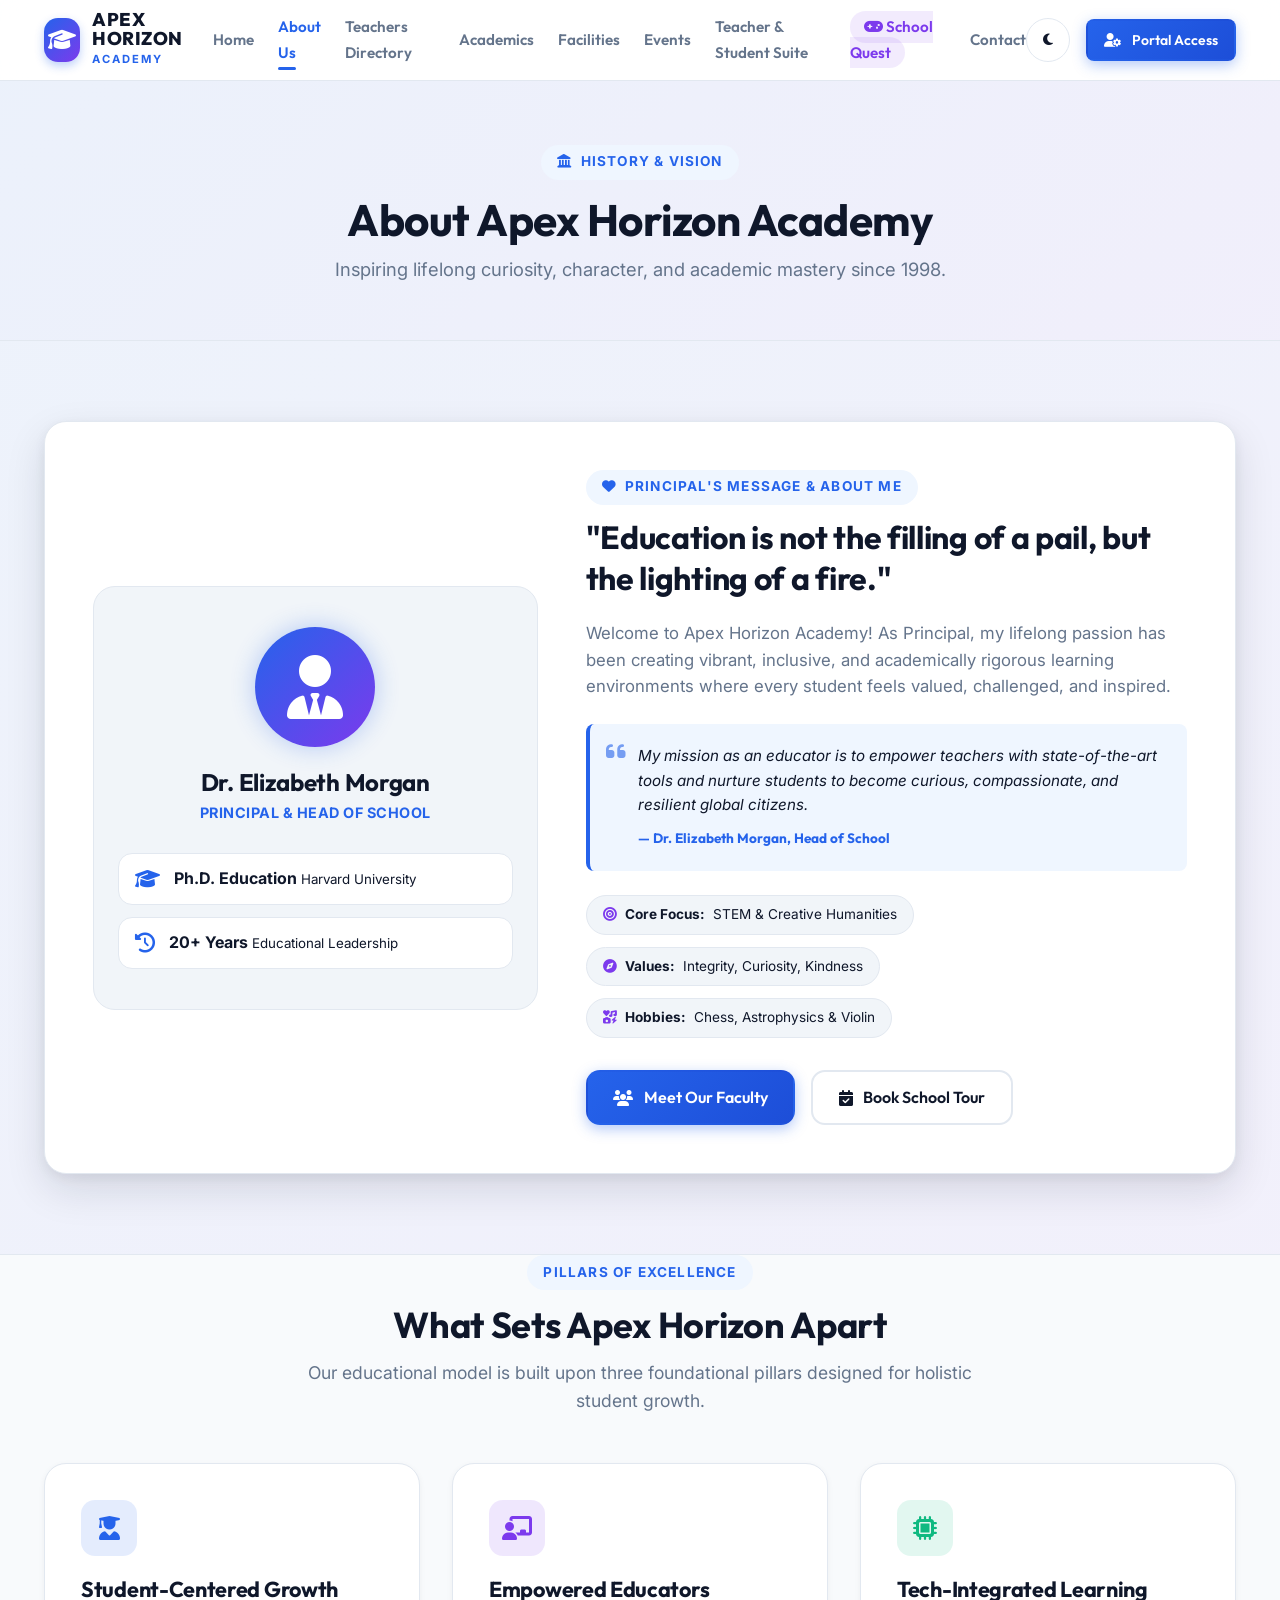
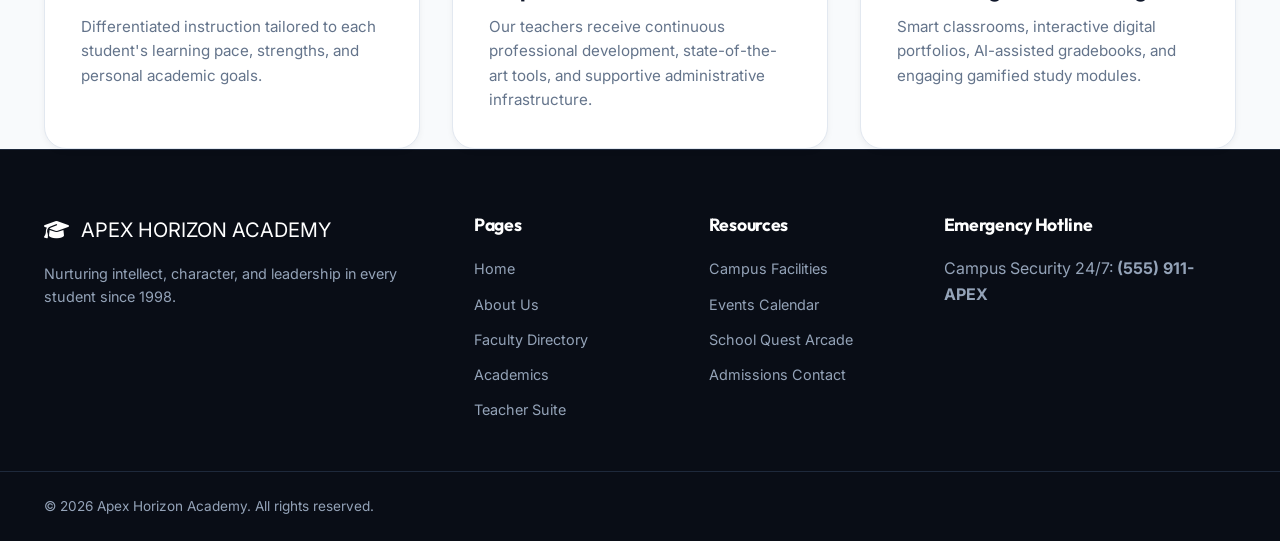
<file: about.html>
<!DOCTYPE html>
<html lang="en" data-theme="light">
<head>
  <meta charset="UTF-8">
  <meta name="viewport" content="width=device-width, initial-scale=1.0">
  <title>About Us & Leadership | Apex Horizon Academy</title>
  <meta name="description" content="Discover Apex Horizon Academy's history, mission, leadership, and educational vision led by Principal Dr. Elizabeth Morgan.">
  
  <link rel="preconnect" href="https://fonts.googleapis.com">
  <link rel="preconnect" href="https://fonts.gstatic.com" crossorigin>
  <link href="https://fonts.googleapis.com/css2?family=Inter:wght@300;400;500;600;700;800&family=Outfit:wght@400;500;600;700;800&display=swap" rel="stylesheet">
  <link rel="stylesheet" href="https://cdnjs.cloudflare.com/ajax/libs/font-awesome/6.5.1/css/all.min.css">
  
  <link rel="stylesheet" href="css/styles.css">
  <link rel="stylesheet" href="css/game.css">
</head>
<body>
  <!-- Header / Navigation -->
  <header class="site-header" id="site-header">
    <div class="container header-container">
      <a href="index.html" class="brand-logo">
        <div class="logo-icon">
          <i class="fa-solid fa-graduation-cap"></i>
        </div>
        <div class="logo-text">
          <span class="brand-name">APEX HORIZON</span>
          <span class="brand-sub">ACADEMY</span>
        </div>
      </a>

      <nav class="main-nav" id="main-nav">
        <ul class="nav-list">
          <li><a href="index.html" class="nav-link">Home</a></li>
          <li><a href="about.html" class="nav-link active">About Us</a></li>
          <li><a href="teachers.html" class="nav-link">Teachers Directory</a></li>
          <li><a href="academics.html" class="nav-link">Academics</a></li>
          <li><a href="facilities.html" class="nav-link">Facilities</a></li>
          <li><a href="events.html" class="nav-link">Events</a></li>
          <li><a href="portal.html" class="nav-link">Teacher & Student Suite</a></li>
          <li><a href="game.html" class="nav-link highlight-link"><i class="fa-solid fa-gamepad"></i> School Quest</a></li>
          <li><a href="contact.html" class="nav-link">Contact</a></li>
        </ul>
      </nav>

      <div class="header-actions">
        <button id="theme-toggle" class="btn-icon" aria-label="Toggle Theme" title="Toggle dark/light mode">
          <i class="fa-solid fa-moon"></i>
        </button>
        <a href="portal.html" class="btn btn-primary btn-sm">
          <i class="fa-solid fa-user-gear"></i> Portal Access
        </a>
        <button id="mobile-menu-btn" class="mobile-menu-btn" aria-label="Toggle Menu">
          <i class="fa-solid fa-bars"></i>
        </button>
      </div>
    </div>
  </header>

  <!-- Page Banner -->
  <section class="page-banner bg-subtle">
    <div class="container">
      <div class="banner-content">
        <span class="section-tag"><i class="fa-solid fa-landmark"></i> History & Vision</span>
        <h1 class="page-title">About Apex Horizon Academy</h1>
        <p class="page-subtitle">Inspiring lifelong curiosity, character, and academic mastery since 1998.</p>
      </div>
    </div>
  </section>

  <!-- Principal's About Me Section -->
  <section class="about-me-section">
    <div class="container">
      <div class="about-me-card">
        <div class="about-me-grid">
          <div class="about-me-visual">
            <div class="profile-avatar-circle">
              <i class="fa-solid fa-user-tie"></i>
            </div>
            <div class="profile-title-tag">
              <h3>Dr. Elizabeth Morgan</h3>
              <span>Principal & Head of School</span>
            </div>
            <div class="profile-quick-stats">
              <div class="p-stat">
                <i class="fa-solid fa-graduation-cap"></i>
                <div>
                  <strong>Ph.D. Education</strong>
                  <small>Harvard University</small>
                </div>
              </div>
              <div class="p-stat">
                <i class="fa-solid fa-clock-rotate-left"></i>
                <div>
                  <strong>20+ Years</strong>
                  <small>Educational Leadership</small>
                </div>
              </div>
            </div>
          </div>

          <div class="about-me-content">
            <span class="section-tag"><i class="fa-solid fa-heart"></i> Principal's Message & About Me</span>
            <h2 class="section-title">"Education is not the filling of a pail, but the lighting of a fire."</h2>
            
            <p class="about-me-text">
              Welcome to Apex Horizon Academy! As Principal, my lifelong passion has been creating vibrant, inclusive, and academically rigorous learning environments where every student feels valued, challenged, and inspired.
            </p>

            <div class="quote-box">
              <i class="fa-solid fa-quote-left quote-icon"></i>
              <p>My mission as an educator is to empower teachers with state-of-the-art tools and nurture students to become curious, compassionate, and resilient global citizens.</p>
              <strong class="quote-author">&mdash; Dr. Elizabeth Morgan, Head of School</strong>
            </div>

            <div class="about-me-highlights">
              <div class="highlight-pill"><i class="fa-solid fa-bullseye"></i> <strong>Core Focus:</strong> STEM & Creative Humanities</div>
              <div class="highlight-pill"><i class="fa-solid fa-compass"></i> <strong>Values:</strong> Integrity, Curiosity, Kindness</div>
              <div class="highlight-pill"><i class="fa-solid fa-icons"></i> <strong>Hobbies:</strong> Chess, Astrophysics & Violin</div>
            </div>

            <div class="about-me-actions">
              <a href="teachers.html" class="btn btn-primary"><i class="fa-solid fa-users"></i> Meet Our Faculty</a>
              <a href="contact.html" class="btn btn-outline"><i class="fa-solid fa-calendar-check"></i> Book School Tour</a>
            </div>
          </div>
        </div>
      </div>
    </div>
  </section>

  <!-- School Pillars Section -->
  <section class="about-section">
    <div class="container">
      <div class="section-header center">
        <span class="section-tag">Pillars of Excellence</span>
        <h2 class="section-title">What Sets Apex Horizon Apart</h2>
        <p class="section-subtitle">Our educational model is built upon three foundational pillars designed for holistic student growth.</p>
      </div>

      <div class="grid grid-3">
        <div class="feature-card">
          <div class="feature-icon bg-blue">
            <i class="fa-solid fa-user-graduate"></i>
          </div>
          <h3>Student-Centered Growth</h3>
          <p>Differentiated instruction tailored to each student's learning pace, strengths, and personal academic goals.</p>
        </div>

        <div class="feature-card">
          <div class="feature-icon bg-purple">
            <i class="fa-solid fa-chalkboard-user"></i>
          </div>
          <h3>Empowered Educators</h3>
          <p>Our teachers receive continuous professional development, state-of-the-art tools, and supportive administrative infrastructure.</p>
        </div>

        <div class="feature-card">
          <div class="feature-icon bg-emerald">
            <i class="fa-solid fa-microchip"></i>
          </div>
          <h3>Tech-Integrated Learning</h3>
          <p>Smart classrooms, interactive digital portfolios, AI-assisted gradebooks, and engaging gamified study modules.</p>
        </div>
      </div>
    </div>
  </section>

  <!-- Footer -->
  <footer class="site-footer">
    <div class="container footer-grid">
      <div class="footer-col">
        <a href="index.html" class="brand-logo footer-logo">
          <i class="fa-solid fa-graduation-cap"></i>
          <span>APEX HORIZON ACADEMY</span>
        </a>
        <p class="footer-desc">Nurturing intellect, character, and leadership in every student since 1998.</p>
      </div>
      <div class="footer-col">
        <h4>Pages</h4>
        <ul>
          <li><a href="index.html">Home</a></li>
          <li><a href="about.html">About Us</a></li>
          <li><a href="teachers.html">Faculty Directory</a></li>
          <li><a href="academics.html">Academics</a></li>
          <li><a href="portal.html">Teacher Suite</a></li>
        </ul>
      </div>
      <div class="footer-col">
        <h4>Resources</h4>
        <ul>
          <li><a href="facilities.html">Campus Facilities</a></li>
          <li><a href="events.html">Events Calendar</a></li>
          <li><a href="game.html">School Quest Arcade</a></li>
          <li><a href="contact.html">Admissions Contact</a></li>
        </ul>
      </div>
      <div class="footer-col">
        <h4>Emergency Hotline</h4>
        <p>Campus Security 24/7: <strong>(555) 911-APEX</strong></p>
      </div>
    </div>
    <div class="footer-bottom">
      <div class="container footer-bottom-flex">
        <p>&copy; 2026 Apex Horizon Academy. All rights reserved.</p>
      </div>
    </div>
  </footer>

  <script src="js/audio.js"></script>
  <script src="js/app.js"></script>
</body>
</html>
</file>
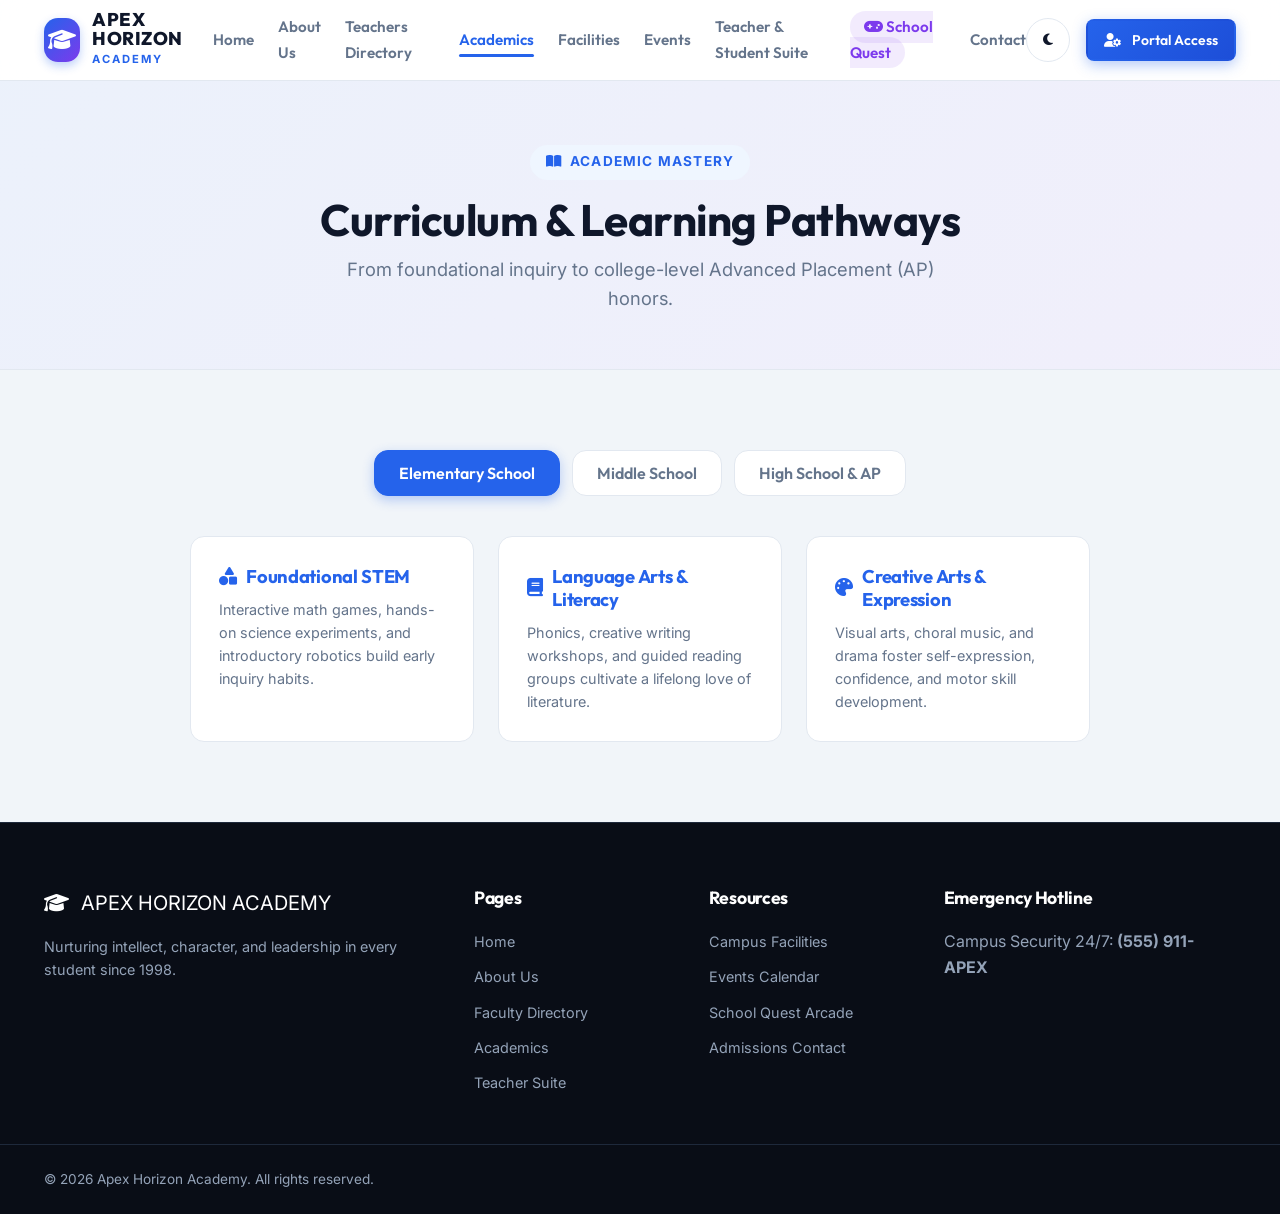
<file: academics.html>
<!DOCTYPE html>
<html lang="en" data-theme="light">
<head>
  <meta charset="UTF-8">
  <meta name="viewport" content="width=device-width, initial-scale=1.0">
  <title>Academics & Curriculum | Apex Horizon Academy</title>
  <meta name="description" content="Explore Apex Horizon Academy's rigorous academic curriculum, AP honors pathways, STEM programs, and humanities.">
  
  <link rel="preconnect" href="https://fonts.googleapis.com">
  <link rel="preconnect" href="https://fonts.gstatic.com" crossorigin>
  <link href="https://fonts.googleapis.com/css2?family=Inter:wght@300;400;500;600;700;800&family=Outfit:wght@400;500;600;700;800&display=swap" rel="stylesheet">
  <link rel="stylesheet" href="https://cdnjs.cloudflare.com/ajax/libs/font-awesome/6.5.1/css/all.min.css">
  
  <link rel="stylesheet" href="css/styles.css">
</head>
<body>
  <header class="site-header" id="site-header">
    <div class="container header-container">
      <a href="index.html" class="brand-logo">
        <div class="logo-icon"><i class="fa-solid fa-graduation-cap"></i></div>
        <div class="logo-text">
          <span class="brand-name">APEX HORIZON</span>
          <span class="brand-sub">ACADEMY</span>
        </div>
      </a>
      <nav class="main-nav" id="main-nav">
        <ul class="nav-list">
          <li><a href="index.html" class="nav-link">Home</a></li>
          <li><a href="about.html" class="nav-link">About Us</a></li>
          <li><a href="teachers.html" class="nav-link">Teachers Directory</a></li>
          <li><a href="academics.html" class="nav-link active">Academics</a></li>
          <li><a href="facilities.html" class="nav-link">Facilities</a></li>
          <li><a href="events.html" class="nav-link">Events</a></li>
          <li><a href="portal.html" class="nav-link">Teacher & Student Suite</a></li>
          <li><a href="game.html" class="nav-link highlight-link"><i class="fa-solid fa-gamepad"></i> School Quest</a></li>
          <li><a href="contact.html" class="nav-link">Contact</a></li>
        </ul>
      </nav>
      <div class="header-actions">
        <button id="theme-toggle" class="btn-icon" aria-label="Toggle Theme"><i class="fa-solid fa-moon"></i></button>
        <a href="portal.html" class="btn btn-primary btn-sm"><i class="fa-solid fa-user-gear"></i> Portal Access</a>
        <button id="mobile-menu-btn" class="mobile-menu-btn" aria-label="Toggle Menu"><i class="fa-solid fa-bars"></i></button>
      </div>
    </div>
  </header>

  <section class="page-banner bg-subtle">
    <div class="container">
      <div class="banner-content">
        <span class="section-tag"><i class="fa-solid fa-book-open"></i> Academic Mastery</span>
        <h1 class="page-title">Curriculum & Learning Pathways</h1>
        <p class="page-subtitle">From foundational inquiry to college-level Advanced Placement (AP) honors.</p>
      </div>
    </div>
  </section>

  <section class="academics-section">
    <div class="container">
      <div class="tabs-wrapper">
        <div class="tab-buttons">
          <button class="tab-btn active" data-tab="elem">Elementary School</button>
          <button class="tab-btn" data-tab="middle">Middle School</button>
          <button class="tab-btn" data-tab="high">High School & AP</button>
        </div>
        <div class="tab-content-container">
          <div class="tab-pane active" id="tab-elem">
            <div class="program-grid">
              <div class="program-card">
                <h4><i class="fa-solid fa-shapes"></i> Foundational STEM</h4>
                <p>Interactive math games, hands-on science experiments, and introductory robotics build early inquiry habits.</p>
              </div>
              <div class="program-card">
                <h4><i class="fa-solid fa-book"></i> Language Arts & Literacy</h4>
                <p>Phonics, creative writing workshops, and guided reading groups cultivate a lifelong love of literature.</p>
              </div>
              <div class="program-card">
                <h4><i class="fa-solid fa-palette"></i> Creative Arts & Expression</h4>
                <p>Visual arts, choral music, and drama foster self-expression, confidence, and motor skill development.</p>
              </div>
            </div>
          </div>

          <div class="tab-pane" id="tab-middle">
            <div class="program-grid">
              <div class="program-card">
                <h4><i class="fa-solid fa-flask"></i> Integrated Life & Physical Sciences</h4>
                <p>Lab-based investigations exploring physics concepts, environmental science, and biological ecosystems.</p>
              </div>
              <div class="program-card">
                <h4><i class="fa-solid fa-calculator"></i> Pre-Algebra & Algebra Foundations</h4>
                <p>Developing logical reasoning, algebraic thinking, data analysis, and geometric spatial problem solving.</p>
              </div>
              <div class="program-card">
                <h4><i class="fa-solid fa-earth-americas"></i> World Cultures & Social Studies</h4>
                <p>Exploring global civilizations, geography, civics, and critical analysis of historical events.</p>
              </div>
            </div>
          </div>

          <div class="tab-pane" id="tab-high">
            <div class="program-grid">
              <div class="program-card">
                <h4><i class="fa-solid fa-code"></i> Computer Science & AI Ethics</h4>
                <p>Python programming, web development, data structures, and ethical implications of artificial intelligence.</p>
              </div>
              <div class="program-card">
                <h4><i class="fa-solid fa-dna"></i> AP Biology & AP Chemistry</h4>
                <p>Rigorous college-level laboratory science courses preparing students for top university STEM majors.</p>
              </div>
              <div class="program-card">
                <h4><i class="fa-solid fa-scale-balanced"></i> AP Literature & Modern History</h4>
                <p>Advanced analytical essay writing, philosophical discourse, and thorough research methodologies.</p>
              </div>
            </div>
          </div>
        </div>
      </div>
    </div>
  </section>

  <footer class="site-footer">
    <div class="container footer-grid">
      <div class="footer-col">
        <a href="index.html" class="brand-logo footer-logo"><i class="fa-solid fa-graduation-cap"></i> <span>APEX HORIZON ACADEMY</span></a>
        <p class="footer-desc">Nurturing intellect, character, and leadership in every student since 1998.</p>
      </div>
      <div class="footer-col">
        <h4>Pages</h4>
        <ul>
          <li><a href="index.html">Home</a></li>
          <li><a href="about.html">About Us</a></li>
          <li><a href="teachers.html">Faculty Directory</a></li>
          <li><a href="academics.html">Academics</a></li>
          <li><a href="portal.html">Teacher Suite</a></li>
        </ul>
      </div>
      <div class="footer-col">
        <h4>Resources</h4>
        <ul>
          <li><a href="facilities.html">Campus Facilities</a></li>
          <li><a href="events.html">Events Calendar</a></li>
          <li><a href="game.html">School Quest Arcade</a></li>
          <li><a href="contact.html">Admissions Contact</a></li>
        </ul>
      </div>
      <div class="footer-col">
        <h4>Emergency Hotline</h4>
        <p>Campus Security 24/7: <strong>(555) 911-APEX</strong></p>
      </div>
    </div>
    <div class="footer-bottom">
      <div class="container footer-bottom-flex"><p>&copy; 2026 Apex Horizon Academy. All rights reserved.</p></div>
    </div>
  </footer>

  <script src="js/audio.js"></script>
  <script src="js/app.js"></script>
</body>
</html>
</file>
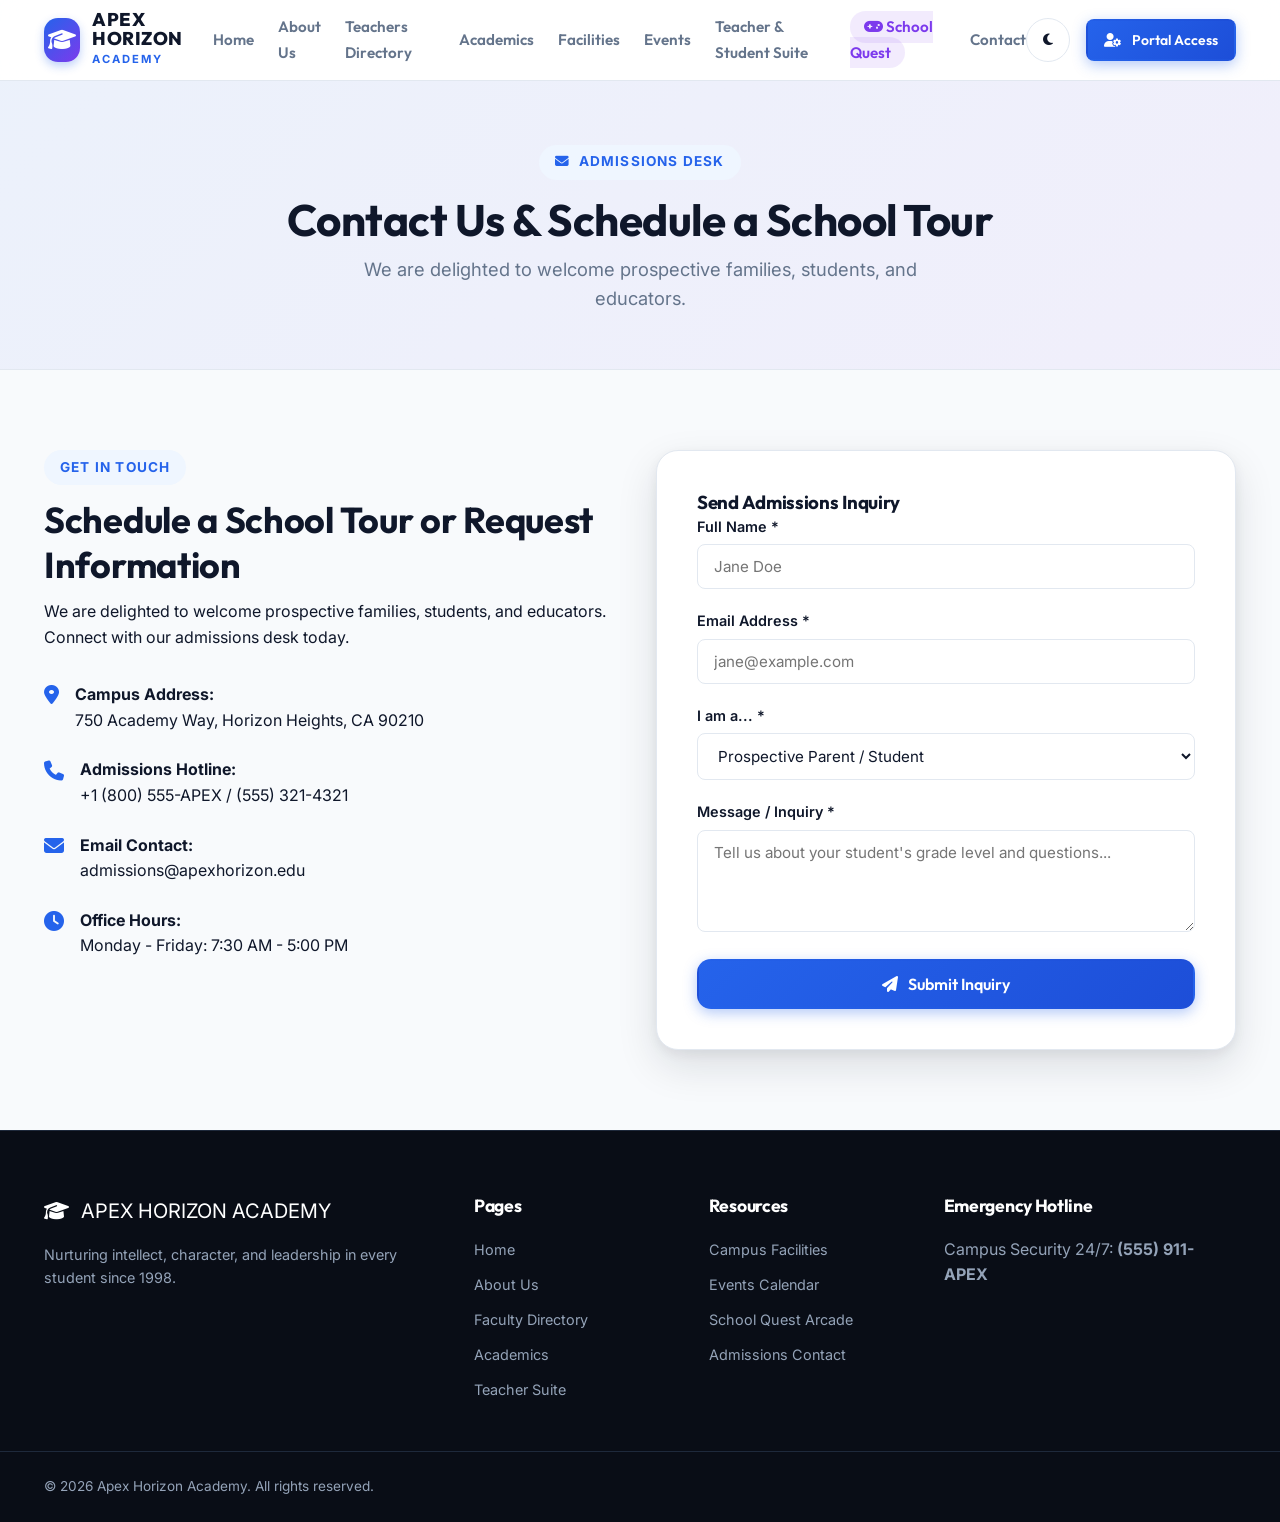
<file: contact.html>
<!DOCTYPE html>
<html lang="en" data-theme="light">
<head>
  <meta charset="UTF-8">
  <meta name="viewport" content="width=device-width, initial-scale=1.0">
  <title>Admissions & Contact Us | Apex Horizon Academy</title>
  <meta name="description" content="Schedule a school tour or contact admissions desk at Apex Horizon Academy. Office hours, campus location, hotline, and inquiry form.">
  
  <link rel="preconnect" href="https://fonts.googleapis.com">
  <link rel="preconnect" href="https://fonts.gstatic.com" crossorigin>
  <link href="https://fonts.googleapis.com/css2?family=Inter:wght@300;400;500;600;700;800&family=Outfit:wght@400;500;600;700;800&display=swap" rel="stylesheet">
  <link rel="stylesheet" href="https://cdnjs.cloudflare.com/ajax/libs/font-awesome/6.5.1/css/all.min.css">
  
  <link rel="stylesheet" href="css/styles.css">
</head>
<body>
  <header class="site-header" id="site-header">
    <div class="container header-container">
      <a href="index.html" class="brand-logo">
        <div class="logo-icon"><i class="fa-solid fa-graduation-cap"></i></div>
        <div class="logo-text">
          <span class="brand-name">APEX HORIZON</span>
          <span class="brand-sub">ACADEMY</span>
        </div>
      </a>
      <nav class="main-nav" id="main-nav">
        <ul class="nav-list">
          <li><a href="index.html" class="nav-link">Home</a></li>
          <li><a href="about.html" class="nav-link">About Us</a></li>
          <li><a href="teachers.html" class="nav-link">Teachers Directory</a></li>
          <li><a href="academics.html" class="nav-link">Academics</a></li>
          <li><a href="facilities.html" class="nav-link">Facilities</a></li>
          <li><a href="events.html" class="nav-link">Events</a></li>
          <li><a href="portal.html" class="nav-link">Teacher & Student Suite</a></li>
          <li><a href="game.html" class="nav-link highlight-link"><i class="fa-solid fa-gamepad"></i> School Quest</a></li>
          <li><a href="contact.html" class="nav-link active">Contact</a></li>
        </ul>
      </nav>
      <div class="header-actions">
        <button id="theme-toggle" class="btn-icon" aria-label="Toggle Theme"><i class="fa-solid fa-moon"></i></button>
        <a href="portal.html" class="btn btn-primary btn-sm"><i class="fa-solid fa-user-gear"></i> Portal Access</a>
        <button id="mobile-menu-btn" class="mobile-menu-btn" aria-label="Toggle Menu"><i class="fa-solid fa-bars"></i></button>
      </div>
    </div>
  </header>

  <section class="page-banner bg-subtle">
    <div class="container">
      <div class="banner-content">
        <span class="section-tag"><i class="fa-solid fa-envelope"></i> Admissions Desk</span>
        <h1 class="page-title">Contact Us & Schedule a School Tour</h1>
        <p class="page-subtitle">We are delighted to welcome prospective families, students, and educators.</p>
      </div>
    </div>
  </section>

  <section class="contact-section" id="contact">
    <div class="container">
      <div class="grid grid-2">
        <div class="contact-info">
          <span class="section-tag">Get in Touch</span>
          <h2 class="section-title">Schedule a School Tour or Request Information</h2>
          <p>We are delighted to welcome prospective families, students, and educators. Connect with our admissions desk today.</p>
          
          <ul class="info-list">
            <li>
              <i class="fa-solid fa-location-dot"></i>
              <div>
                <strong>Campus Address:</strong>
                <p>750 Academy Way, Horizon Heights, CA 90210</p>
              </div>
            </li>
            <li>
              <i class="fa-solid fa-phone"></i>
              <div>
                <strong>Admissions Hotline:</strong>
                <p>+1 (800) 555-APEX / (555) 321-4321</p>
              </div>
            </li>
            <li>
              <i class="fa-solid fa-envelope"></i>
              <div>
                <strong>Email Contact:</strong>
                <p>admissions@apexhorizon.edu</p>
              </div>
            </li>
            <li>
              <i class="fa-solid fa-clock"></i>
              <div>
                <strong>Office Hours:</strong>
                <p>Monday - Friday: 7:30 AM - 5:00 PM</p>
              </div>
            </li>
          </ul>
        </div>

        <div class="contact-form-card">
          <h3>Send Admissions Inquiry</h3>
          <form id="contact-form">
            <div class="form-group">
              <label for="contact-name">Full Name *</label>
              <input type="text" id="contact-name" class="form-control" required placeholder="Jane Doe">
            </div>
            <div class="form-group">
              <label for="contact-email">Email Address *</label>
              <input type="email" id="contact-email" class="form-control" required placeholder="jane@example.com">
            </div>
            <div class="form-group">
              <label for="contact-interest">I am a... *</label>
              <select id="contact-interest" class="form-control" required>
                <option value="parent">Prospective Parent / Student</option>
                <option value="teacher">Educator / Job Applicant</option>
                <option value="community">Community Member / Partner</option>
              </select>
            </div>
            <div class="form-group">
              <label for="contact-msg">Message / Inquiry *</label>
              <textarea id="contact-msg" class="form-control" rows="4" required placeholder="Tell us about your student's grade level and questions..."></textarea>
            </div>
            <button type="submit" class="btn btn-primary btn-block">
              <i class="fa-solid fa-paper-plane"></i> Submit Inquiry
            </button>
            <div id="form-toast" class="form-toast hidden"></div>
          </form>
        </div>
      </div>
    </div>
  </section>

  <footer class="site-footer">
    <div class="container footer-grid">
      <div class="footer-col">
        <a href="index.html" class="brand-logo footer-logo"><i class="fa-solid fa-graduation-cap"></i> <span>APEX HORIZON ACADEMY</span></a>
        <p class="footer-desc">Nurturing intellect, character, and leadership in every student since 1998.</p>
      </div>
      <div class="footer-col">
        <h4>Pages</h4>
        <ul>
          <li><a href="index.html">Home</a></li>
          <li><a href="about.html">About Us</a></li>
          <li><a href="teachers.html">Faculty Directory</a></li>
          <li><a href="academics.html">Academics</a></li>
          <li><a href="portal.html">Teacher Suite</a></li>
        </ul>
      </div>
      <div class="footer-col">
        <h4>Resources</h4>
        <ul>
          <li><a href="facilities.html">Campus Facilities</a></li>
          <li><a href="events.html">Events Calendar</a></li>
          <li><a href="game.html">School Quest Arcade</a></li>
          <li><a href="contact.html">Admissions Contact</a></li>
        </ul>
      </div>
      <div class="footer-col">
        <h4>Emergency Hotline</h4>
        <p>Campus Security 24/7: <strong>(555) 911-APEX</strong></p>
      </div>
    </div>
    <div class="footer-bottom">
      <div class="container footer-bottom-flex"><p>&copy; 2026 Apex Horizon Academy. All rights reserved.</p></div>
    </div>
  </footer>

  <script src="js/audio.js"></script>
  <script src="js/app.js"></script>
</body>
</html>
</file>
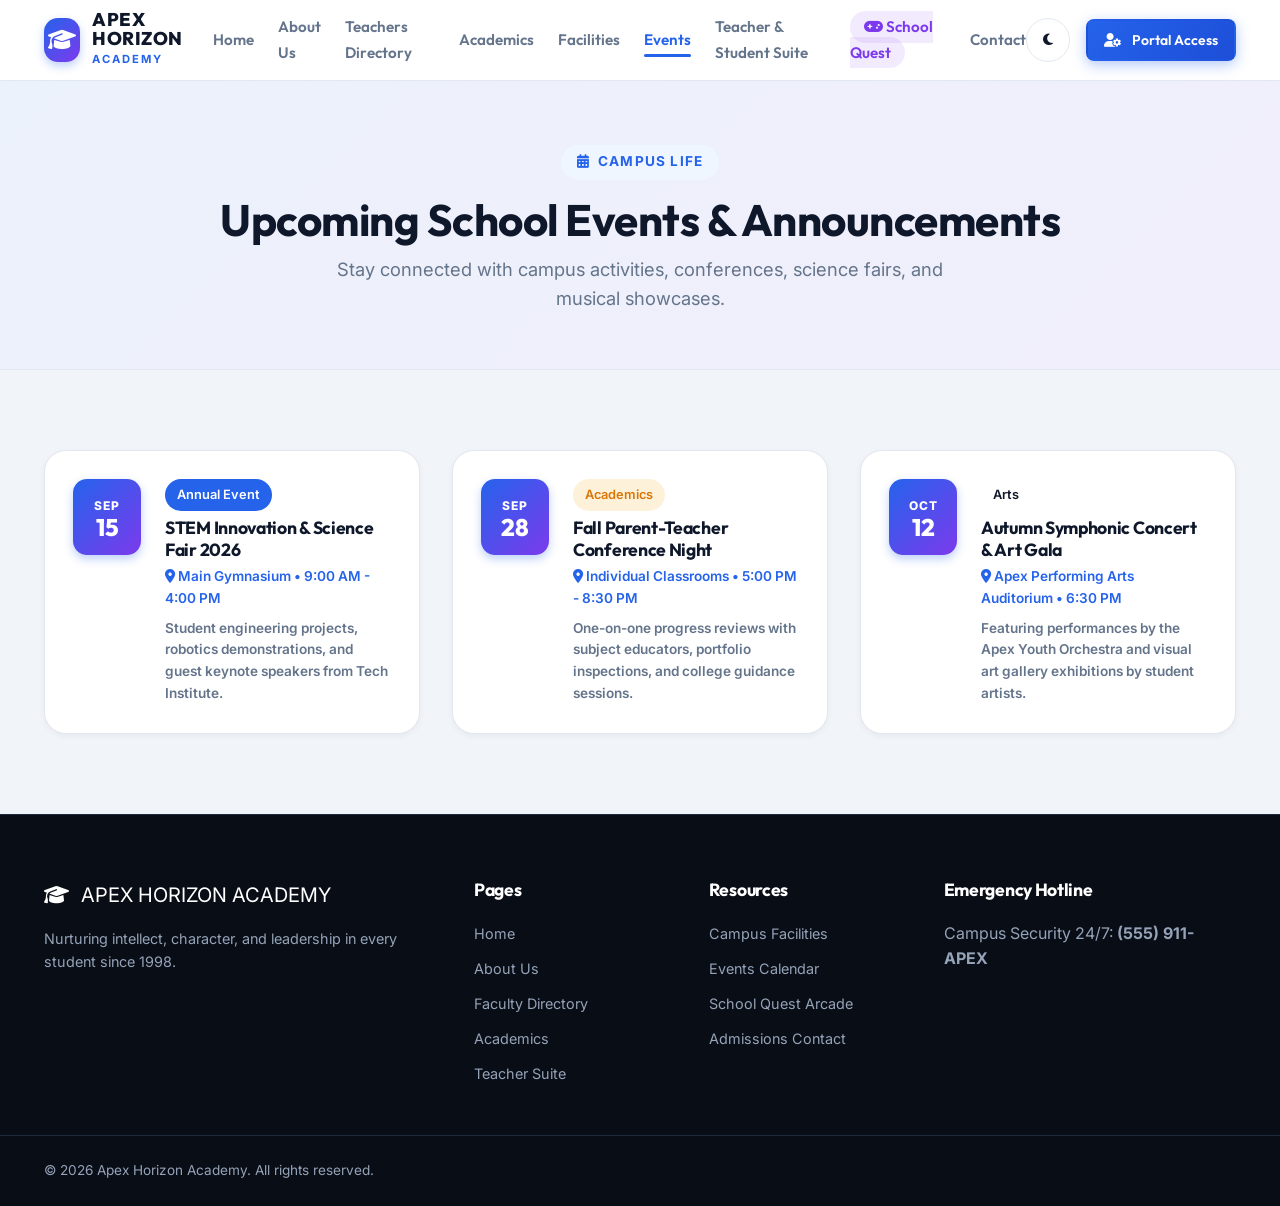
<file: events.html>
<!DOCTYPE html>
<html lang="en" data-theme="light">
<head>
  <meta charset="UTF-8">
  <meta name="viewport" content="width=device-width, initial-scale=1.0">
  <title>Events & School Calendar | Apex Horizon Academy</title>
  <meta name="description" content="View upcoming campus events, science fairs, parent-teacher conferences, and symphonic concerts at Apex Horizon Academy.">
  
  <link rel="preconnect" href="https://fonts.googleapis.com">
  <link rel="preconnect" href="https://fonts.gstatic.com" crossorigin>
  <link href="https://fonts.googleapis.com/css2?family=Inter:wght@300;400;500;600;700;800&family=Outfit:wght@400;500;600;700;800&display=swap" rel="stylesheet">
  <link rel="stylesheet" href="https://cdnjs.cloudflare.com/ajax/libs/font-awesome/6.5.1/css/all.min.css">
  
  <link rel="stylesheet" href="css/styles.css">
</head>
<body>
  <header class="site-header" id="site-header">
    <div class="container header-container">
      <a href="index.html" class="brand-logo">
        <div class="logo-icon"><i class="fa-solid fa-graduation-cap"></i></div>
        <div class="logo-text">
          <span class="brand-name">APEX HORIZON</span>
          <span class="brand-sub">ACADEMY</span>
        </div>
      </a>
      <nav class="main-nav" id="main-nav">
        <ul class="nav-list">
          <li><a href="index.html" class="nav-link">Home</a></li>
          <li><a href="about.html" class="nav-link">About Us</a></li>
          <li><a href="teachers.html" class="nav-link">Teachers Directory</a></li>
          <li><a href="academics.html" class="nav-link">Academics</a></li>
          <li><a href="facilities.html" class="nav-link">Facilities</a></li>
          <li><a href="events.html" class="nav-link active">Events</a></li>
          <li><a href="portal.html" class="nav-link">Teacher & Student Suite</a></li>
          <li><a href="game.html" class="nav-link highlight-link"><i class="fa-solid fa-gamepad"></i> School Quest</a></li>
          <li><a href="contact.html" class="nav-link">Contact</a></li>
        </ul>
      </nav>
      <div class="header-actions">
        <button id="theme-toggle" class="btn-icon" aria-label="Toggle Theme"><i class="fa-solid fa-moon"></i></button>
        <a href="portal.html" class="btn btn-primary btn-sm"><i class="fa-solid fa-user-gear"></i> Portal Access</a>
        <button id="mobile-menu-btn" class="mobile-menu-btn" aria-label="Toggle Menu"><i class="fa-solid fa-bars"></i></button>
      </div>
    </div>
  </header>

  <section class="page-banner bg-subtle">
    <div class="container">
      <div class="banner-content">
        <span class="section-tag"><i class="fa-solid fa-calendar-days"></i> Campus Life</span>
        <h1 class="page-title">Upcoming School Events & Announcements</h1>
        <p class="page-subtitle">Stay connected with campus activities, conferences, science fairs, and musical showcases.</p>
      </div>
    </div>
  </section>

  <section class="events-section">
    <div class="container">
      <div class="grid grid-3">
        <div class="event-card">
          <div class="event-date-box"><span class="e-month">SEP</span><span class="e-day">15</span></div>
          <div class="event-details">
            <span class="badge badge-primary">Annual Event</span>
            <h3>STEM Innovation & Science Fair 2026</h3>
            <p><i class="fa-solid fa-location-dot"></i> Main Gymnasium &bull; 9:00 AM - 4:00 PM</p>
            <p style="color: var(--text-muted); font-size: 0.85rem; margin-top: 0.5rem;">Student engineering projects, robotics demonstrations, and guest keynote speakers from Tech Institute.</p>
          </div>
        </div>

        <div class="event-card">
          <div class="event-date-box"><span class="e-month">SEP</span><span class="e-day">28</span></div>
          <div class="event-details">
            <span class="badge badge-accent">Academics</span>
            <h3>Fall Parent-Teacher Conference Night</h3>
            <p><i class="fa-solid fa-location-dot"></i> Individual Classrooms &bull; 5:00 PM - 8:30 PM</p>
            <p style="color: var(--text-muted); font-size: 0.85rem; margin-top: 0.5rem;">One-on-one progress reviews with subject educators, portfolio inspections, and college guidance sessions.</p>
          </div>
        </div>

        <div class="event-card">
          <div class="event-date-box"><span class="e-month">OCT</span><span class="e-day">12</span></div>
          <div class="event-details">
            <span class="badge badge-emerald">Arts</span>
            <h3>Autumn Symphonic Concert & Art Gala</h3>
            <p><i class="fa-solid fa-location-dot"></i> Apex Performing Arts Auditorium &bull; 6:30 PM</p>
            <p style="color: var(--text-muted); font-size: 0.85rem; margin-top: 0.5rem;">Featuring performances by the Apex Youth Orchestra and visual art gallery exhibitions by student artists.</p>
          </div>
        </div>
      </div>
    </div>
  </section>

  <footer class="site-footer">
    <div class="container footer-grid">
      <div class="footer-col">
        <a href="index.html" class="brand-logo footer-logo"><i class="fa-solid fa-graduation-cap"></i> <span>APEX HORIZON ACADEMY</span></a>
        <p class="footer-desc">Nurturing intellect, character, and leadership in every student since 1998.</p>
      </div>
      <div class="footer-col">
        <h4>Pages</h4>
        <ul>
          <li><a href="index.html">Home</a></li>
          <li><a href="about.html">About Us</a></li>
          <li><a href="teachers.html">Faculty Directory</a></li>
          <li><a href="academics.html">Academics</a></li>
          <li><a href="portal.html">Teacher Suite</a></li>
        </ul>
      </div>
      <div class="footer-col">
        <h4>Resources</h4>
        <ul>
          <li><a href="facilities.html">Campus Facilities</a></li>
          <li><a href="events.html">Events Calendar</a></li>
          <li><a href="game.html">School Quest Arcade</a></li>
          <li><a href="contact.html">Admissions Contact</a></li>
        </ul>
      </div>
      <div class="footer-col">
        <h4>Emergency Hotline</h4>
        <p>Campus Security 24/7: <strong>(555) 911-APEX</strong></p>
      </div>
    </div>
    <div class="footer-bottom">
      <div class="container footer-bottom-flex"><p>&copy; 2026 Apex Horizon Academy. All rights reserved.</p></div>
    </div>
  </footer>

  <script src="js/audio.js"></script>
  <script src="js/app.js"></script>
</body>
</html>
</file>
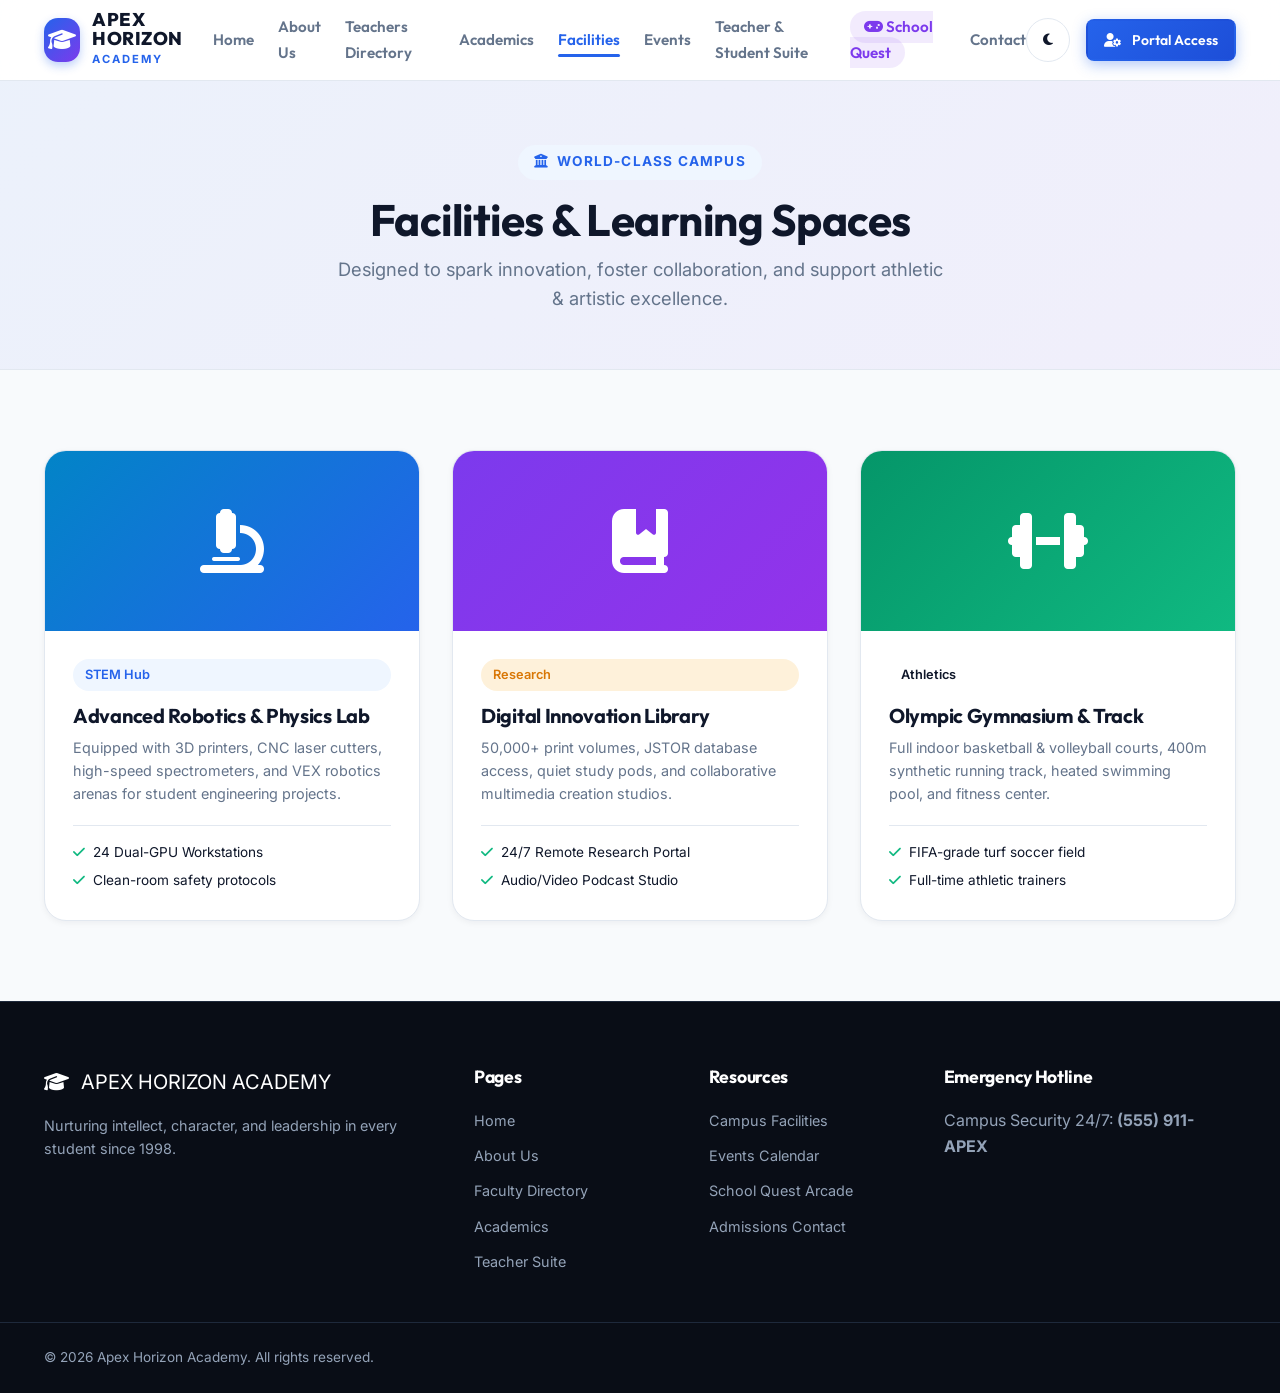
<file: facilities.html>
<!DOCTYPE html>
<html lang="en" data-theme="light">
<head>
  <meta charset="UTF-8">
  <meta name="viewport" content="width=device-width, initial-scale=1.0">
  <title>Campus Facilities & Tour | Apex Horizon Academy</title>
  <meta name="description" content="Explore state-of-the-art campus facilities at Apex Horizon Academy including robotics labs, digital library, and sports complex.">
  
  <link rel="preconnect" href="https://fonts.googleapis.com">
  <link rel="preconnect" href="https://fonts.gstatic.com" crossorigin>
  <link href="https://fonts.googleapis.com/css2?family=Inter:wght@300;400;500;600;700;800&family=Outfit:wght@400;500;600;700;800&display=swap" rel="stylesheet">
  <link rel="stylesheet" href="https://cdnjs.cloudflare.com/ajax/libs/font-awesome/6.5.1/css/all.min.css">
  
  <link rel="stylesheet" href="css/styles.css">
</head>
<body>
  <header class="site-header" id="site-header">
    <div class="container header-container">
      <a href="index.html" class="brand-logo">
        <div class="logo-icon"><i class="fa-solid fa-graduation-cap"></i></div>
        <div class="logo-text">
          <span class="brand-name">APEX HORIZON</span>
          <span class="brand-sub">ACADEMY</span>
        </div>
      </a>
      <nav class="main-nav" id="main-nav">
        <ul class="nav-list">
          <li><a href="index.html" class="nav-link">Home</a></li>
          <li><a href="about.html" class="nav-link">About Us</a></li>
          <li><a href="teachers.html" class="nav-link">Teachers Directory</a></li>
          <li><a href="academics.html" class="nav-link">Academics</a></li>
          <li><a href="facilities.html" class="nav-link active">Facilities</a></li>
          <li><a href="events.html" class="nav-link">Events</a></li>
          <li><a href="portal.html" class="nav-link">Teacher & Student Suite</a></li>
          <li><a href="game.html" class="nav-link highlight-link"><i class="fa-solid fa-gamepad"></i> School Quest</a></li>
          <li><a href="contact.html" class="nav-link">Contact</a></li>
        </ul>
      </nav>
      <div class="header-actions">
        <button id="theme-toggle" class="btn-icon" aria-label="Toggle Theme"><i class="fa-solid fa-moon"></i></button>
        <a href="portal.html" class="btn btn-primary btn-sm"><i class="fa-solid fa-user-gear"></i> Portal Access</a>
        <button id="mobile-menu-btn" class="mobile-menu-btn" aria-label="Toggle Menu"><i class="fa-solid fa-bars"></i></button>
      </div>
    </div>
  </header>

  <section class="page-banner bg-subtle">
    <div class="container">
      <div class="banner-content">
        <span class="section-tag"><i class="fa-solid fa-building-columns"></i> World-Class Campus</span>
        <h1 class="page-title">Facilities & Learning Spaces</h1>
        <p class="page-subtitle">Designed to spark innovation, foster collaboration, and support athletic & artistic excellence.</p>
      </div>
    </div>
  </section>

  <section class="facilities-section">
    <div class="container">
      <div class="grid grid-3">
        <div class="facility-card">
          <div class="facility-image bg-fac-1"><i class="fa-solid fa-microscope"></i></div>
          <div class="facility-body">
            <span class="badge badge-info">STEM Hub</span>
            <h3>Advanced Robotics & Physics Lab</h3>
            <p>Equipped with 3D printers, CNC laser cutters, high-speed spectrometers, and VEX robotics arenas for student engineering projects.</p>
            <ul class="facility-specs">
              <li><i class="fa-solid fa-check"></i> 24 Dual-GPU Workstations</li>
              <li><i class="fa-solid fa-check"></i> Clean-room safety protocols</li>
            </ul>
          </div>
        </div>

        <div class="facility-card">
          <div class="facility-image bg-fac-2"><i class="fa-solid fa-book-bookmark"></i></div>
          <div class="facility-body">
            <span class="badge badge-accent">Research</span>
            <h3>Digital Innovation Library</h3>
            <p>50,000+ print volumes, JSTOR database access, quiet study pods, and collaborative multimedia creation studios.</p>
            <ul class="facility-specs">
              <li><i class="fa-solid fa-check"></i> 24/7 Remote Research Portal</li>
              <li><i class="fa-solid fa-check"></i> Audio/Video Podcast Studio</li>
            </ul>
          </div>
        </div>

        <div class="facility-card">
          <div class="facility-image bg-fac-3"><i class="fa-solid fa-dumbbell"></i></div>
          <div class="facility-body">
            <span class="badge badge-emerald">Athletics</span>
            <h3>Olympic Gymnasium & Track</h3>
            <p>Full indoor basketball & volleyball courts, 400m synthetic running track, heated swimming pool, and fitness center.</p>
            <ul class="facility-specs">
              <li><i class="fa-solid fa-check"></i> FIFA-grade turf soccer field</li>
              <li><i class="fa-solid fa-check"></i> Full-time athletic trainers</li>
            </ul>
          </div>
        </div>
      </div>
    </div>
  </section>

  <footer class="site-footer">
    <div class="container footer-grid">
      <div class="footer-col">
        <a href="index.html" class="brand-logo footer-logo"><i class="fa-solid fa-graduation-cap"></i> <span>APEX HORIZON ACADEMY</span></a>
        <p class="footer-desc">Nurturing intellect, character, and leadership in every student since 1998.</p>
      </div>
      <div class="footer-col">
        <h4>Pages</h4>
        <ul>
          <li><a href="index.html">Home</a></li>
          <li><a href="about.html">About Us</a></li>
          <li><a href="teachers.html">Faculty Directory</a></li>
          <li><a href="academics.html">Academics</a></li>
          <li><a href="portal.html">Teacher Suite</a></li>
        </ul>
      </div>
      <div class="footer-col">
        <h4>Resources</h4>
        <ul>
          <li><a href="facilities.html">Campus Facilities</a></li>
          <li><a href="events.html">Events Calendar</a></li>
          <li><a href="game.html">School Quest Arcade</a></li>
          <li><a href="contact.html">Admissions Contact</a></li>
        </ul>
      </div>
      <div class="footer-col">
        <h4>Emergency Hotline</h4>
        <p>Campus Security 24/7: <strong>(555) 911-APEX</strong></p>
      </div>
    </div>
    <div class="footer-bottom">
      <div class="container footer-bottom-flex"><p>&copy; 2026 Apex Horizon Academy. All rights reserved.</p></div>
    </div>
  </footer>

  <script src="js/audio.js"></script>
  <script src="js/app.js"></script>
</body>
</html>
</file>
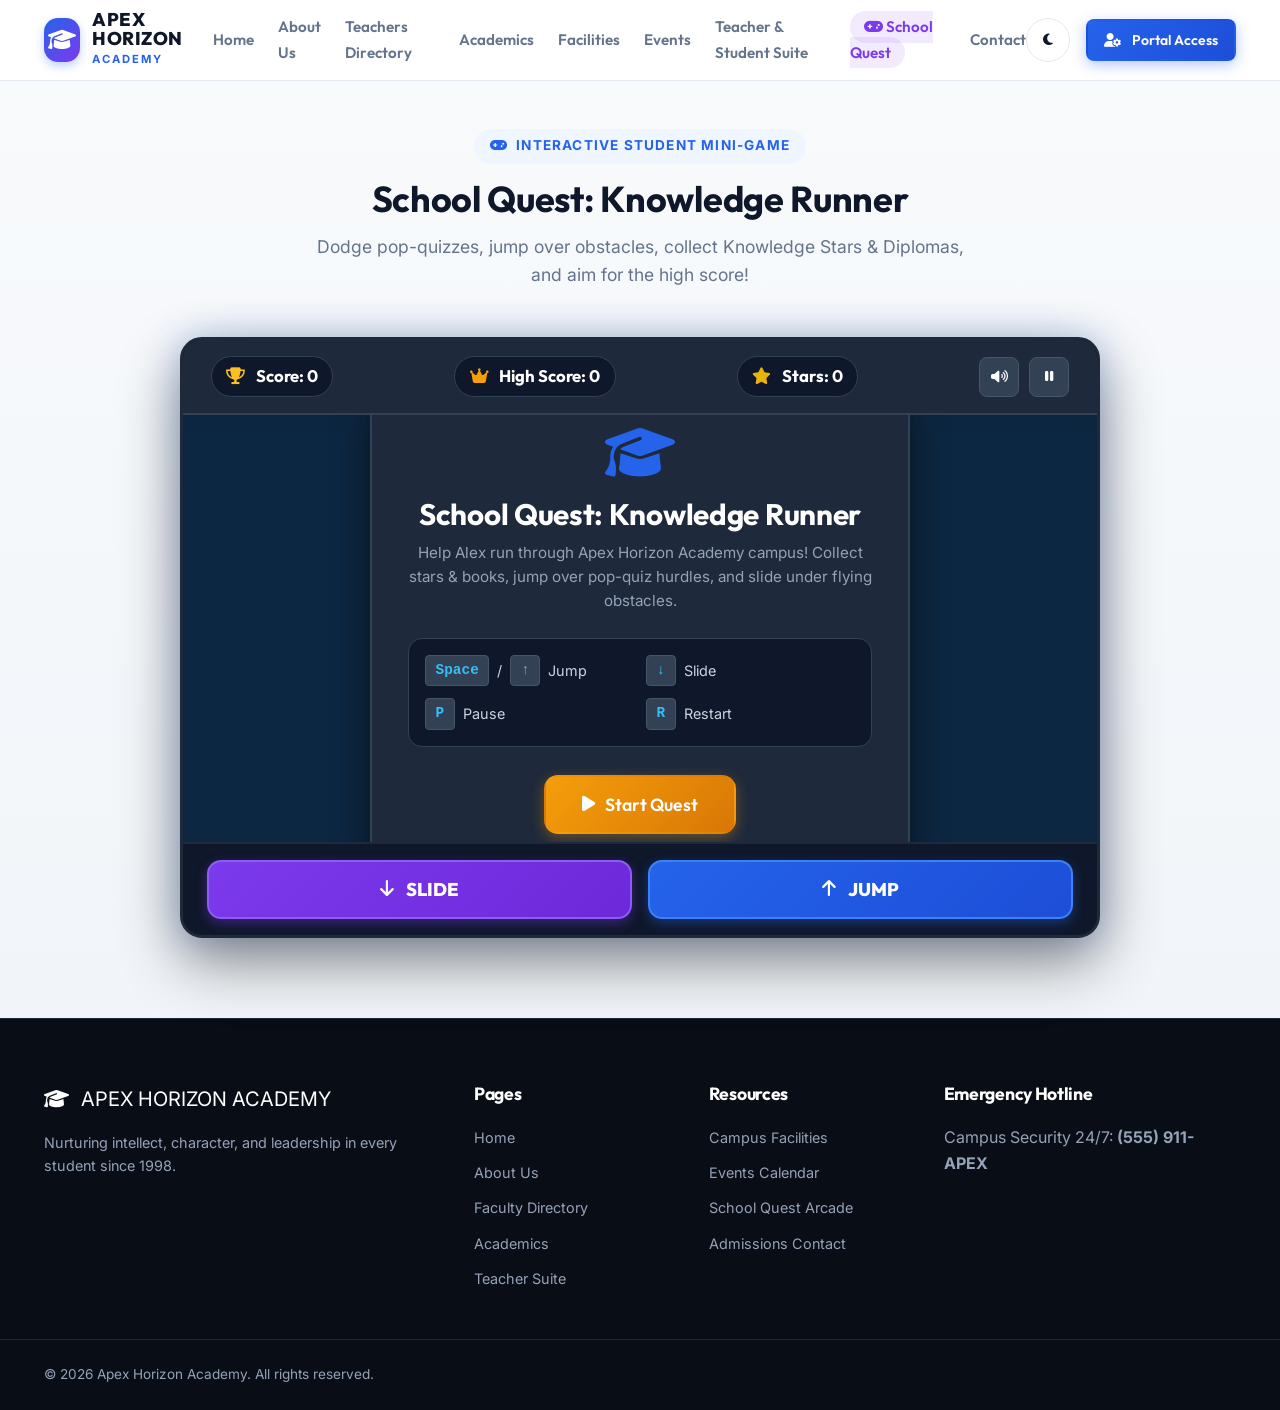
<file: game.html>
<!DOCTYPE html>
<html lang="en" data-theme="light">
<head>
  <meta charset="UTF-8">
  <meta name="viewport" content="width=device-width, initial-scale=1.0">
  <title>School Quest: Knowledge Runner | Apex Horizon Arcade</title>
  <meta name="description" content="Play School Quest: Knowledge Runner interactive arcade game. Jump over pop-quiz hurdles, collect Knowledge Stars, and score big!">
  
  <link rel="preconnect" href="https://fonts.googleapis.com">
  <link rel="preconnect" href="https://fonts.gstatic.com" crossorigin>
  <link href="https://fonts.googleapis.com/css2?family=Inter:wght@300;400;500;600;700;800&family=Outfit:wght@400;500;600;700;800&display=swap" rel="stylesheet">
  <link rel="stylesheet" href="https://cdnjs.cloudflare.com/ajax/libs/font-awesome/6.5.1/css/all.min.css">
  
  <link rel="stylesheet" href="css/styles.css">
  <link rel="stylesheet" href="css/game.css">
</head>
<body>
  <!-- Header / Navigation -->
  <header class="site-header" id="site-header">
    <div class="container header-container">
      <a href="index.html" class="brand-logo">
        <div class="logo-icon">
          <i class="fa-solid fa-graduation-cap"></i>
        </div>
        <div class="logo-text">
          <span class="brand-name">APEX HORIZON</span>
          <span class="brand-sub">ACADEMY</span>
        </div>
      </a>

      <nav class="main-nav" id="main-nav">
        <ul class="nav-list">
          <li><a href="index.html" class="nav-link">Home</a></li>
          <li><a href="about.html" class="nav-link">About Us</a></li>
          <li><a href="teachers.html" class="nav-link">Teachers Directory</a></li>
          <li><a href="academics.html" class="nav-link">Academics</a></li>
          <li><a href="facilities.html" class="nav-link">Facilities</a></li>
          <li><a href="events.html" class="nav-link">Events</a></li>
          <li><a href="portal.html" class="nav-link">Teacher & Student Suite</a></li>
          <li><a href="game.html" class="nav-link highlight-link active"><i class="fa-solid fa-gamepad"></i> School Quest</a></li>
          <li><a href="contact.html" class="nav-link">Contact</a></li>
        </ul>
      </nav>

      <div class="header-actions">
        <button id="theme-toggle" class="btn-icon" aria-label="Toggle Theme">
          <i class="fa-solid fa-moon"></i>
        </button>
        <a href="portal.html" class="btn btn-primary btn-sm">
          <i class="fa-solid fa-user-gear"></i> Portal Access
        </a>
        <button id="mobile-menu-btn" class="mobile-menu-btn" aria-label="Toggle Menu">
          <i class="fa-solid fa-bars"></i>
        </button>
      </div>
    </div>
  </header>

  <!-- Educational Arcade Game Section -->
  <section class="game-section" id="game-section" style="padding-top: 3rem;">
    <div class="container">
      <div class="section-header center">
        <span class="section-tag"><i class="fa-solid fa-gamepad"></i> Interactive Student Mini-Game</span>
        <h2 class="section-title">School Quest: Knowledge Runner</h2>
        <p class="section-subtitle">Dodge pop-quizzes, jump over obstacles, collect Knowledge Stars & Diplomas, and aim for the high score!</p>
      </div>

      <!-- Arcade Game Container -->
      <div class="arcade-wrapper" id="arcade-wrapper">
        <!-- Top Game Header Status Bar -->
        <div class="game-top-bar">
          <div class="game-stat-box">
            <i class="fa-solid fa-trophy gold-icon"></i>
            <span>Score: <strong id="game-score">0</strong></span>
          </div>
          <div class="game-stat-box">
            <i class="fa-solid fa-crown star-icon"></i>
            <span>High Score: <strong id="game-high-score">0</strong></span>
          </div>
          <div class="game-stat-box">
            <i class="fa-solid fa-star yellow-icon"></i>
            <span>Stars: <strong id="game-stars-count">0</strong></span>
          </div>
          <div class="game-actions">
            <button id="btn-sound-toggle" class="btn-game-icon" title="Toggle Sound Effects">
              <i class="fa-solid fa-volume-high"></i>
            </button>
            <button id="btn-game-pause" class="btn-game-icon" title="Pause Game (P)">
              <i class="fa-solid fa-pause"></i>
            </button>
          </div>
        </div>

        <!-- Canvas Viewport -->
        <div class="canvas-container">
          <canvas id="gameCanvas" width="900" height="420"></canvas>
          
          <!-- Start / Game Over / Pause Overlays -->
          <div class="game-overlay" id="game-start-overlay">
            <div class="overlay-card animate-pop">
              <i class="fa-solid fa-graduation-cap overlay-icon"></i>
              <h2>School Quest: Knowledge Runner</h2>
              <p>Help Alex run through Apex Horizon Academy campus! Collect stars & books, jump over pop-quiz hurdles, and slide under flying obstacles.</p>
              
              <div class="controls-hint-grid">
                <div class="hint-item"><span class="key-badge">Space</span> / <span class="key-badge">&uarr;</span> Jump</div>
                <div class="hint-item"><span class="key-badge">&darr;</span> Slide</div>
                <div class="hint-item"><span class="key-badge">P</span> Pause</div>
                <div class="hint-item"><span class="key-badge">R</span> Restart</div>
              </div>

              <button class="btn btn-accent btn-lg" id="btn-start-game">
                <i class="fa-solid fa-play"></i> Start Quest
              </button>
            </div>
          </div>

          <div class="game-overlay hidden" id="game-over-overlay">
            <div class="overlay-card animate-pop">
              <i class="fa-solid fa-circle-xmark overlay-icon error-color"></i>
              <h2>Pop Quiz Caught You!</h2>
              <p>Great attempt! Keep practicing to master the academy runner.</p>
              
              <div class="score-summary-box">
                <div class="sum-item">
                  <span>Final Score:</span>
                  <strong id="final-score-val">0</strong>
                </div>
                <div class="sum-item">
                  <span>Stars Collected:</span>
                  <strong id="final-stars-val">0</strong>
                </div>
                <div class="sum-item">
                  <span>High Score:</span>
                  <strong id="final-high-score-val">0</strong>
                </div>
              </div>

              <button class="btn btn-accent btn-lg" id="btn-restart-game">
                <i class="fa-solid fa-rotate-right"></i> Play Again (R)
              </button>
            </div>
          </div>

          <div class="game-overlay hidden" id="game-pause-overlay">
            <div class="overlay-card animate-pop">
              <i class="fa-solid fa-circle-pause overlay-icon"></i>
              <h2>Game Paused</h2>
              <p>Take a breath, champion!</p>
              <button class="btn btn-primary btn-lg" id="btn-resume-game">
                <i class="fa-solid fa-play"></i> Resume Game
              </button>
            </div>
          </div>
        </div>

        <!-- Mobile Touch Controls Bar -->
        <div class="mobile-controls-bar" id="mobile-controls-bar">
          <button id="touch-btn-slide" class="touch-btn touch-btn-slide" aria-label="Slide / Duck">
            <i class="fa-solid fa-arrow-down"></i> SLIDE
          </button>
          <button id="touch-btn-jump" class="touch-btn touch-btn-jump" aria-label="Jump / Double Jump">
            <i class="fa-solid fa-arrow-up"></i> JUMP
          </button>
        </div>
      </div>
    </div>
  </section>

  <!-- Footer -->
  <footer class="site-footer">
    <div class="container footer-grid">
      <div class="footer-col">
        <a href="index.html" class="brand-logo footer-logo">
          <i class="fa-solid fa-graduation-cap"></i>
          <span>APEX HORIZON ACADEMY</span>
        </a>
        <p class="footer-desc">Nurturing intellect, character, and leadership in every student since 1998.</p>
      </div>
      <div class="footer-col">
        <h4>Pages</h4>
        <ul>
          <li><a href="index.html">Home</a></li>
          <li><a href="about.html">About Us</a></li>
          <li><a href="teachers.html">Faculty Directory</a></li>
          <li><a href="academics.html">Academics</a></li>
          <li><a href="portal.html">Teacher Suite</a></li>
        </ul>
      </div>
      <div class="footer-col">
        <h4>Resources</h4>
        <ul>
          <li><a href="facilities.html">Campus Facilities</a></li>
          <li><a href="events.html">Events Calendar</a></li>
          <li><a href="game.html">School Quest Arcade</a></li>
          <li><a href="contact.html">Admissions Contact</a></li>
        </ul>
      </div>
      <div class="footer-col">
        <h4>Emergency Hotline</h4>
        <p>Campus Security 24/7: <strong>(555) 911-APEX</strong></p>
      </div>
    </div>
    <div class="footer-bottom">
      <div class="container footer-bottom-flex">
        <p>&copy; 2026 Apex Horizon Academy. All rights reserved.</p>
      </div>
    </div>
  </footer>

  <script src="js/audio.js"></script>
  <script src="js/game.js"></script>
  <script src="js/app.js"></script>
</body>
</html>
</file>
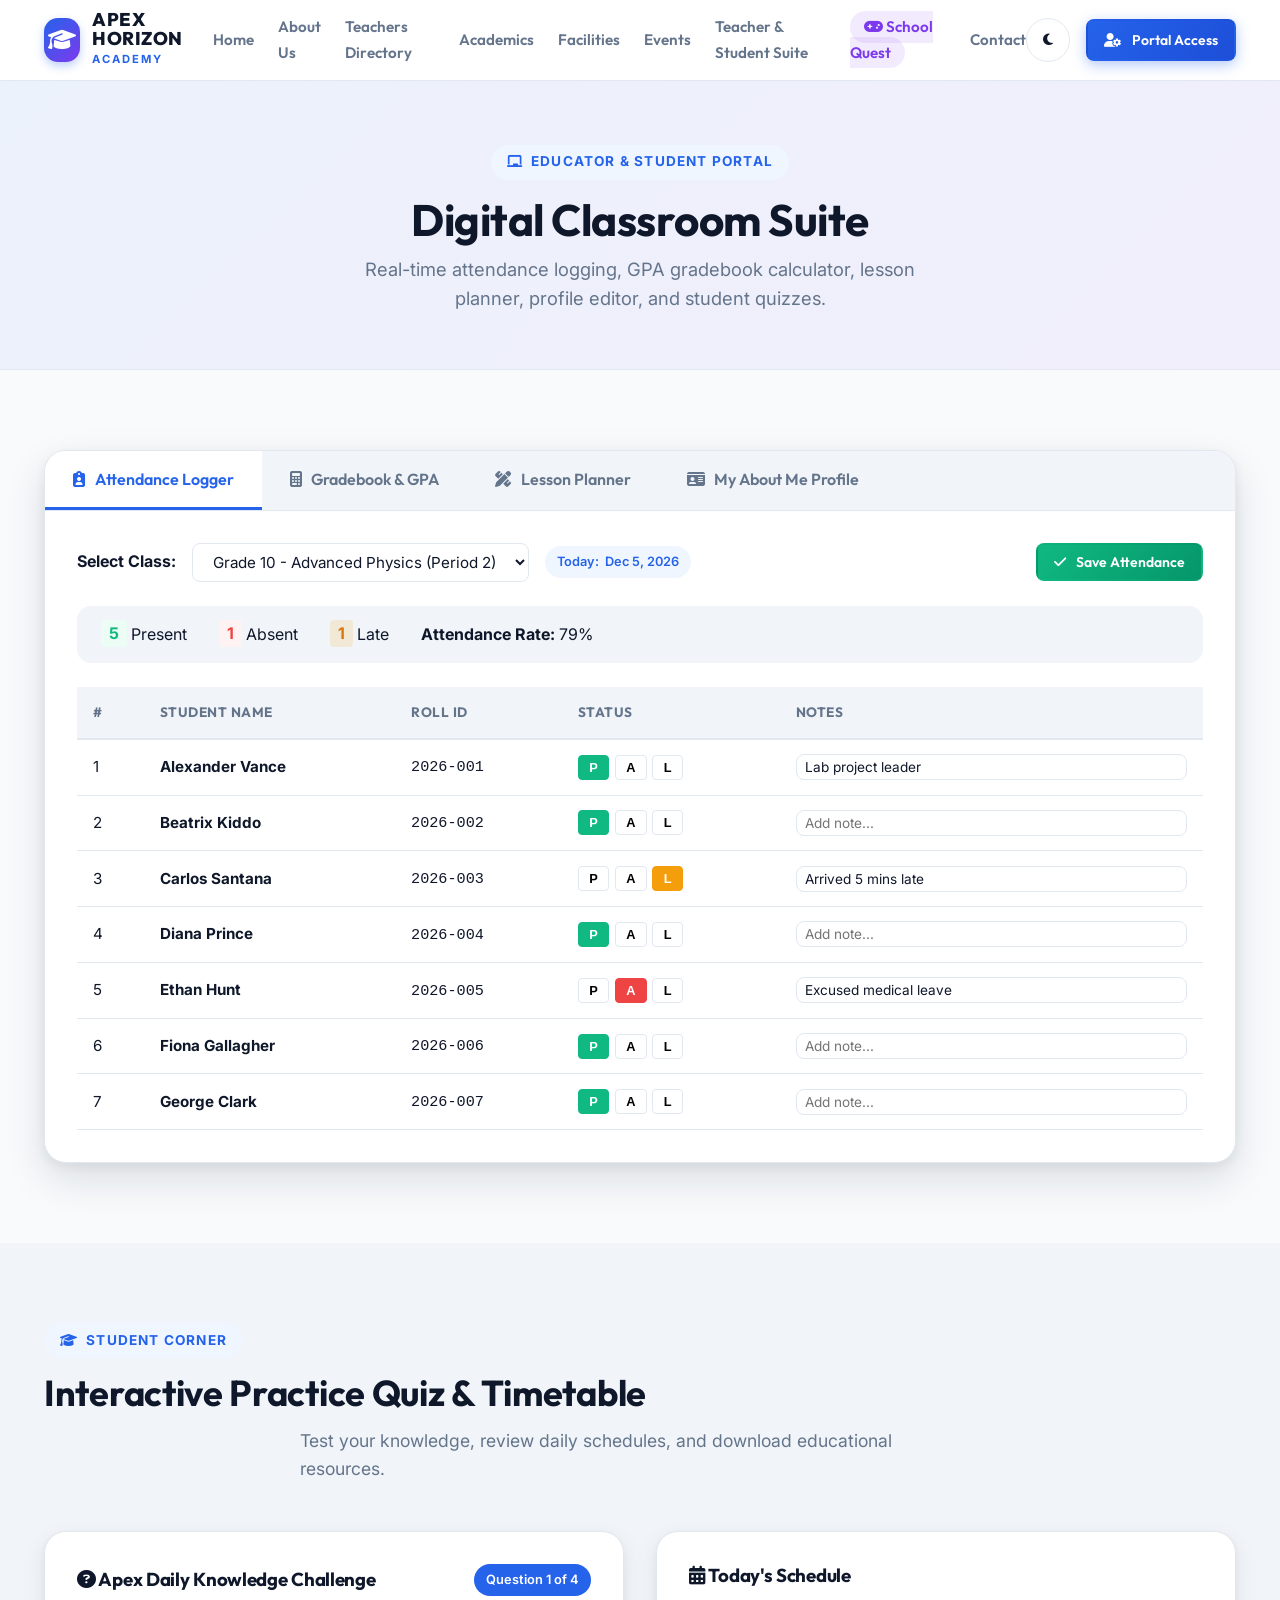
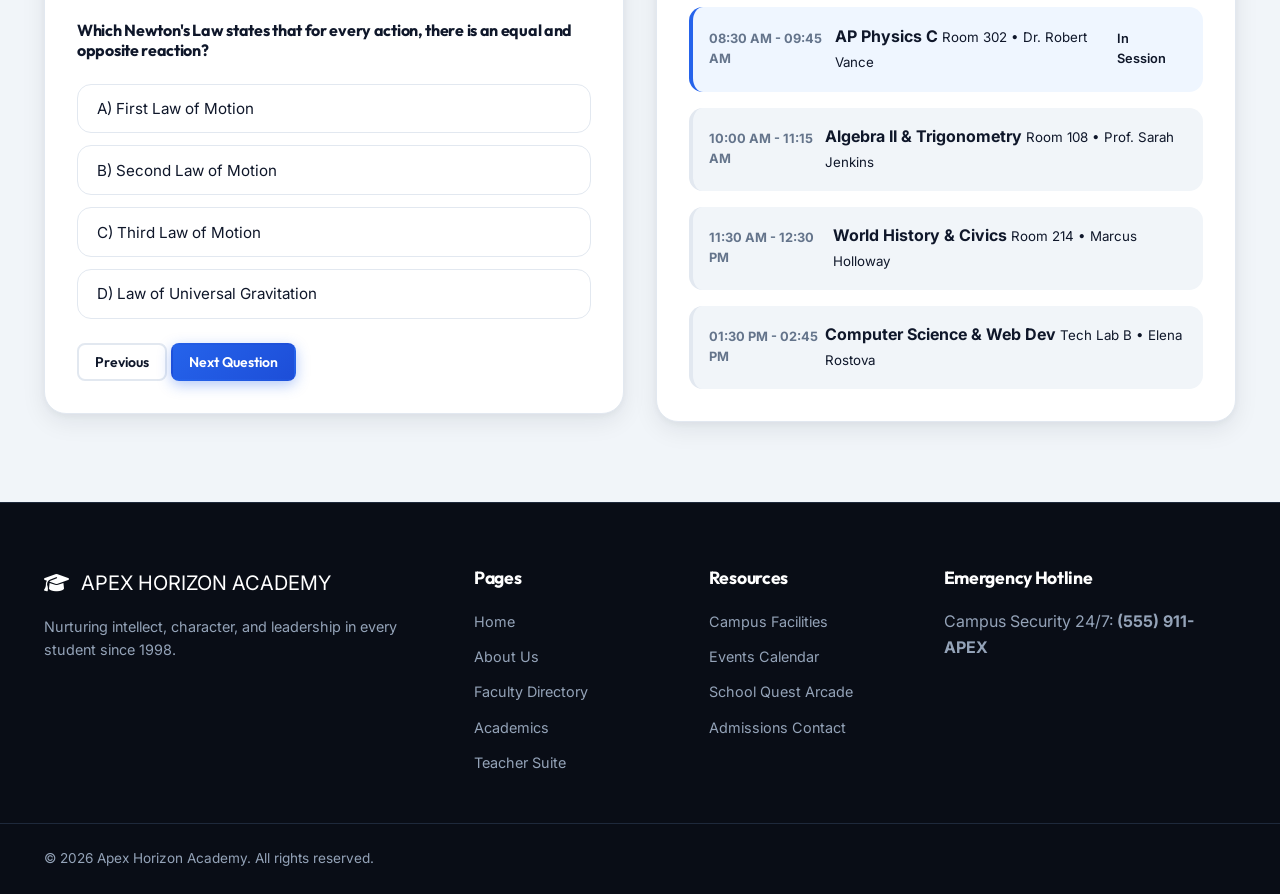
<file: portal.html>
<!DOCTYPE html>
<html lang="en" data-theme="light">
<head>
  <meta charset="UTF-8">
  <meta name="viewport" content="width=device-width, initial-scale=1.0">
  <title>Teacher Suite & Student Portal | Apex Horizon Academy</title>
  <meta name="description" content="Digital educator toolkit and student learning portal. Manage attendance, gradebook GPA calculations, lesson plans, teacher profiles, and practice quizzes.">
  
  <link rel="preconnect" href="https://fonts.googleapis.com">
  <link rel="preconnect" href="https://fonts.gstatic.com" crossorigin>
  <link href="https://fonts.googleapis.com/css2?family=Inter:wght@300;400;500;600;700;800&family=Outfit:wght@400;500;600;700;800&display=swap" rel="stylesheet">
  <link rel="stylesheet" href="https://cdnjs.cloudflare.com/ajax/libs/font-awesome/6.5.1/css/all.min.css">
  
  <link rel="stylesheet" href="css/styles.css">
  <link rel="stylesheet" href="css/game.css">
</head>
<body>
  <!-- Header / Navigation -->
  <header class="site-header" id="site-header">
    <div class="container header-container">
      <a href="index.html" class="brand-logo">
        <div class="logo-icon">
          <i class="fa-solid fa-graduation-cap"></i>
        </div>
        <div class="logo-text">
          <span class="brand-name">APEX HORIZON</span>
          <span class="brand-sub">ACADEMY</span>
        </div>
      </a>

      <nav class="main-nav" id="main-nav">
        <ul class="nav-list">
          <li><a href="index.html" class="nav-link">Home</a></li>
          <li><a href="about.html" class="nav-link">About Us</a></li>
          <li><a href="teachers.html" class="nav-link">Teachers Directory</a></li>
          <li><a href="academics.html" class="nav-link">Academics</a></li>
          <li><a href="facilities.html" class="nav-link">Facilities</a></li>
          <li><a href="events.html" class="nav-link">Events</a></li>
          <li><a href="portal.html" class="nav-link active">Teacher & Student Suite</a></li>
          <li><a href="game.html" class="nav-link highlight-link"><i class="fa-solid fa-gamepad"></i> School Quest</a></li>
          <li><a href="contact.html" class="nav-link">Contact</a></li>
        </ul>
      </nav>

      <div class="header-actions">
        <button id="theme-toggle" class="btn-icon" aria-label="Toggle Theme">
          <i class="fa-solid fa-moon"></i>
        </button>
        <a href="portal.html" class="btn btn-primary btn-sm">
          <i class="fa-solid fa-user-gear"></i> Portal Access
        </a>
        <button id="mobile-menu-btn" class="mobile-menu-btn" aria-label="Toggle Menu">
          <i class="fa-solid fa-bars"></i>
        </button>
      </div>
    </div>
  </header>

  <!-- Page Banner -->
  <section class="page-banner bg-subtle">
    <div class="container">
      <div class="banner-content">
        <span class="section-tag"><i class="fa-solid fa-chalkboard"></i> Educator & Student Portal</span>
        <h1 class="page-title">Digital Classroom Suite</h1>
        <p class="page-subtitle">Real-time attendance logging, GPA gradebook calculator, lesson planner, profile editor, and student quizzes.</p>
      </div>
    </div>
  </section>

  <!-- Interactive Teacher Suite Section -->
  <section class="teacher-suite-section" id="teacher-suite">
    <div class="container">
      <div class="suite-card">
        <div class="suite-tabs">
          <button class="suite-tab-btn active" data-suite="attendance"><i class="fa-solid fa-clipboard-user"></i> Attendance Logger</button>
          <button class="suite-tab-btn" data-suite="gradebook"><i class="fa-solid fa-calculator"></i> Gradebook & GPA</button>
          <button class="suite-tab-btn" data-suite="lesson"><i class="fa-solid fa-pen-ruler"></i> Lesson Planner</button>
          <button class="suite-tab-btn" data-suite="profile-editor"><i class="fa-solid fa-id-card"></i> My About Me Profile</button>
        </div>

        <div class="suite-content">
          <!-- Attendance Logger Suite -->
          <div class="suite-pane active" id="suite-attendance">
            <div class="suite-pane-header">
              <div class="class-selector-group">
                <label for="class-select"><strong>Select Class:</strong></label>
                <select id="class-select" class="form-select">
                  <option value="math101">Grade 10 - Advanced Physics (Period 2)</option>
                  <option value="cs202">Grade 11 - Computer Science (Period 4)</option>
                  <option value="eng301">Grade 12 - AP Literature (Period 6)</option>
                </select>
                <span class="badge badge-info" id="attendance-date-badge">Today: <span id="current-date-str"></span></span>
              </div>
              <button class="btn btn-emerald btn-sm" id="btn-save-attendance"><i class="fa-solid fa-check"></i> Save Attendance</button>
            </div>

            <div class="attendance-summary-bar">
              <div class="att-stat"><span id="att-present-count" class="badge-present">0</span> Present</div>
              <div class="att-stat"><span id="att-absent-count" class="badge-absent">0</span> Absent</div>
              <div class="att-stat"><span id="att-late-count" class="badge-late">0</span> Late</div>
              <div class="att-stat"><strong>Attendance Rate:</strong> <span id="att-percentage">100%</span></div>
            </div>

            <div class="table-responsive">
              <table class="data-table" id="attendance-table">
                <thead>
                  <tr>
                    <th>#</th>
                    <th>Student Name</th>
                    <th>Roll ID</th>
                    <th>Status</th>
                    <th>Notes</th>
                  </tr>
                </thead>
                <tbody id="attendance-tbody">
                  <!-- Populated via JS -->
                </tbody>
              </table>
            </div>
          </div>

          <!-- Gradebook Suite -->
          <div class="suite-pane" id="suite-gradebook">
            <div class="suite-pane-header">
              <h3><i class="fa-solid fa-chart-column"></i> Weighted Gradebook Calculator</h3>
              <button class="btn btn-primary btn-sm" id="add-student-btn"><i class="fa-solid fa-user-plus"></i> Add Student Score</button>
            </div>
            
            <div class="grid grid-2 gradebook-layout">
              <div class="gradebook-table-col">
                <div class="table-responsive">
                  <table class="data-table" id="gradebook-table">
                    <thead>
                      <tr>
                        <th>Student Name</th>
                        <th>Homework (20%)</th>
                        <th>Midterm (40%)</th>
                        <th>Final (40%)</th>
                        <th>Overall Grade</th>
                      </tr>
                    </thead>
                    <tbody id="gradebook-tbody">
                      <!-- Populated via JS -->
                    </tbody>
                  </table>
                </div>
              </div>

              <div class="gradebook-stats-col">
                <div class="grade-analytics-box">
                  <h4><i class="fa-solid fa-chart-pie"></i> Class Performance Summary</h4>
                  <div class="metric-row">
                    <span>Class Average:</span>
                    <strong id="class-avg-display" class="metric-val">88.5% (B+)</strong>
                  </div>
                  <div class="metric-row">
                    <span>Highest Score:</span>
                    <strong id="class-highest-display" class="metric-val">98.0% (A+)</strong>
                  </div>
                  <div class="metric-row">
                    <span>Passing Students:</span>
                    <strong id="class-pass-display" class="metric-val">100%</strong>
                  </div>
                  <div class="grade-distribution-bar">
                    <div class="dist-seg seg-a" title="A Grade: 60%" style="width: 60%;">A (60%)</div>
                    <div class="dist-seg seg-b" title="B Grade: 30%" style="width: 30%;">B (30%)</div>
                    <div class="dist-seg seg-c" title="C Grade: 10%" style="width: 10%;">C</div>
                  </div>
                </div>
              </div>
            </div>
          </div>

          <!-- Lesson Planner Suite -->
          <div class="suite-pane" id="suite-lesson">
            <div class="lesson-planner-grid">
              <div class="planner-form">
                <h4><i class="fa-solid fa-pen-to-square"></i> Quick Lesson Creator</h4>
                <div class="form-group">
                  <label for="lesson-title">Lesson Title:</label>
                  <input type="text" id="lesson-title" class="form-control" placeholder="e.g. Newton's Third Law of Motion & Rocket Physics">
                </div>
                <div class="form-group">
                  <label for="lesson-subject">Subject & Grade:</label>
                  <input type="text" id="lesson-subject" class="form-control" placeholder="Physics - Grade 10">
                </div>
                <div class="form-group">
                  <label for="lesson-objective">Learning Objectives:</label>
                  <textarea id="lesson-objective" class="form-control" rows="3" placeholder="- Understand action and reaction force pairs.&#10;- Calculate momentum transfers in collision scenarios."></textarea>
                </div>
                <div class="form-group">
                  <label for="lesson-activities">Classroom Activities:</label>
                  <textarea id="lesson-activities" class="form-control" rows="3" placeholder="1. 10-min Warmup Quiz&#10;2. Interactive Physics Simulator demonstration&#10;3. Group experiment with balloon rockets."></textarea>
                </div>
                <button class="btn btn-primary" id="save-lesson-btn"><i class="fa-solid fa-floppy-disk"></i> Save Lesson Plan</button>
              </div>

              <div class="saved-lessons-box">
                <h4><i class="fa-solid fa-folder-open"></i> Saved Lesson Plans</h4>
                <div id="saved-lessons-list" class="saved-lessons-list">
                  <!-- Populated via JS -->
                </div>
              </div>
            </div>
          </div>

          <!-- My About Me Profile Editor Suite -->
          <div class="suite-pane" id="suite-profile-editor">
            <div class="lesson-planner-grid">
              <div class="planner-form">
                <h4><i class="fa-solid fa-user-pen"></i> Edit My About Me Profile</h4>
                <form id="teacher-profile-editor-form">
                  <div class="grid grid-2" style="gap: 1rem; margin-bottom: 0;">
                    <div class="form-group">
                      <label for="edit-teacher-name">Full Name:</label>
                      <input type="text" id="edit-teacher-name" class="form-control" placeholder="e.g. Dr. Alex Mercer" required>
                    </div>
                    <div class="form-group">
                      <label for="edit-teacher-dept">Department:</label>
                      <select id="edit-teacher-dept" class="form-control" required>
                        <option value="stem">STEM & Tech</option>
                        <option value="humanities">Humanities & English</option>
                        <option value="arts">Arts & Music</option>
                        <option value="sports">Athletics & PE</option>
                        <option value="special">Special Education</option>
                      </select>
                    </div>
                  </div>
                  <div class="form-group">
                    <label for="edit-teacher-subject">Subject Taught:</label>
                    <input type="text" id="edit-teacher-subject" class="form-control" placeholder="e.g. AP Environmental Science & Robotics" required>
                  </div>
                  <div class="form-group">
                    <label for="edit-teacher-degree">Degree & Credentials:</label>
                    <input type="text" id="edit-teacher-degree" class="form-control" placeholder="e.g. Ph.D. Environmental Engineering (Stanford)" required>
                  </div>
                  <div class="form-group">
                    <label for="edit-teacher-bio">About Me & Teaching Philosophy:</label>
                    <textarea id="edit-teacher-bio" class="form-control" rows="3" placeholder="Tell students and parents about your passion for teaching, background, and approach..." required></textarea>
                  </div>
                  <div class="form-group">
                    <label for="edit-teacher-hobbies">Hobbies & Fun Facts:</label>
                    <input type="text" id="edit-teacher-hobbies" class="form-control" placeholder="e.g. Stargazing, Marathon Running, Board Games">
                  </div>
                  <button type="submit" class="btn btn-emerald"><i class="fa-solid fa-cloud-arrow-up"></i> Save & Publish About Me Profile</button>
                  <div id="profile-editor-toast" class="form-toast hidden"></div>
                </form>
              </div>

              <div class="saved-lessons-box">
                <h4><i class="fa-solid fa-eye"></i> Live Directory Preview</h4>
                <div id="teacher-profile-preview" class="teacher-card" style="margin-top: 1rem;">
                  <!-- Live preview populated by JS -->
                </div>
              </div>
            </div>
          </div>
        </div>
      </div>
    </div>
  </section>

  <!-- Interactive Student Portal Section -->
  <section class="student-portal-section" id="student-portal">
    <div class="container">
      <div class="section-header">
        <div>
          <span class="section-tag"><i class="fa-solid fa-graduation-cap"></i> Student Corner</span>
          <h2 class="section-title">Interactive Practice Quiz & Timetable</h2>
          <p class="section-subtitle">Test your knowledge, review daily schedules, and download educational resources.</p>
        </div>
      </div>

      <div class="grid grid-2">
        <!-- Interactive Quiz Component -->
        <div class="quiz-card">
          <div class="quiz-header">
            <h3><i class="fa-solid fa-circle-question"></i> Apex Daily Knowledge Challenge</h3>
            <span class="badge badge-primary" id="quiz-progress-badge">Question 1 of 4</span>
          </div>
          <div class="quiz-body">
            <div id="quiz-question-container">
              <h4 id="quiz-question-text">Loading question...</h4>
              <div class="quiz-options" id="quiz-options-container">
                <!-- Quiz options generated by JS -->
              </div>
              <div id="quiz-feedback" class="quiz-feedback hidden"></div>
            </div>
            <div class="quiz-controls">
              <button class="btn btn-outline btn-sm" id="prev-quiz-btn" disabled>Previous</button>
              <button class="btn btn-primary btn-sm" id="next-quiz-btn">Next Question</button>
            </div>
          </div>
        </div>

        <!-- Student Timetable & Quick Resources -->
        <div class="timetable-card">
          <h3><i class="fa-solid fa-calendar-days"></i> Today's Schedule</h3>
          <ul class="schedule-list">
            <li class="schedule-item active">
              <span class="time-badge">08:30 AM - 09:45 AM</span>
              <div class="item-info">
                <strong>AP Physics C</strong>
                <small>Room 302 &bull; Dr. Robert Vance</small>
              </div>
              <span class="badge badge-emerald">In Session</span>
            </li>
            <li class="schedule-item">
              <span class="time-badge">10:00 AM - 11:15 AM</span>
              <div class="item-info">
                <strong>Algebra II & Trigonometry</strong>
                <small>Room 108 &bull; Prof. Sarah Jenkins</small>
              </div>
            </li>
            <li class="schedule-item">
              <span class="time-badge">11:30 AM - 12:30 PM</span>
              <div class="item-info">
                <strong>World History & Civics</strong>
                <small>Room 214 &bull; Marcus Holloway</small>
              </div>
            </li>
            <li class="schedule-item">
              <span class="time-badge">01:30 PM - 02:45 PM</span>
              <div class="item-info">
                <strong>Computer Science & Web Dev</strong>
                <small>Tech Lab B &bull; Elena Rostova</small>
              </div>
            </li>
          </ul>
        </div>
      </div>
    </div>
  </section>

  <!-- Footer -->
  <footer class="site-footer">
    <div class="container footer-grid">
      <div class="footer-col">
        <a href="index.html" class="brand-logo footer-logo">
          <i class="fa-solid fa-graduation-cap"></i>
          <span>APEX HORIZON ACADEMY</span>
        </a>
        <p class="footer-desc">Nurturing intellect, character, and leadership in every student since 1998.</p>
      </div>
      <div class="footer-col">
        <h4>Pages</h4>
        <ul>
          <li><a href="index.html">Home</a></li>
          <li><a href="about.html">About Us</a></li>
          <li><a href="teachers.html">Faculty Directory</a></li>
          <li><a href="academics.html">Academics</a></li>
          <li><a href="portal.html">Teacher Suite</a></li>
        </ul>
      </div>
      <div class="footer-col">
        <h4>Resources</h4>
        <ul>
          <li><a href="facilities.html">Campus Facilities</a></li>
          <li><a href="events.html">Events Calendar</a></li>
          <li><a href="game.html">School Quest Arcade</a></li>
          <li><a href="contact.html">Admissions Contact</a></li>
        </ul>
      </div>
      <div class="footer-col">
        <h4>Emergency Hotline</h4>
        <p>Campus Security 24/7: <strong>(555) 911-APEX</strong></p>
      </div>
    </div>
    <div class="footer-bottom">
      <div class="container footer-bottom-flex">
        <p>&copy; 2026 Apex Horizon Academy. All rights reserved.</p>
      </div>
    </div>
  </footer>

  <script src="js/audio.js"></script>
  <script src="js/portal.js"></script>
  <script src="js/app.js"></script>
</body>
</html>
</file>
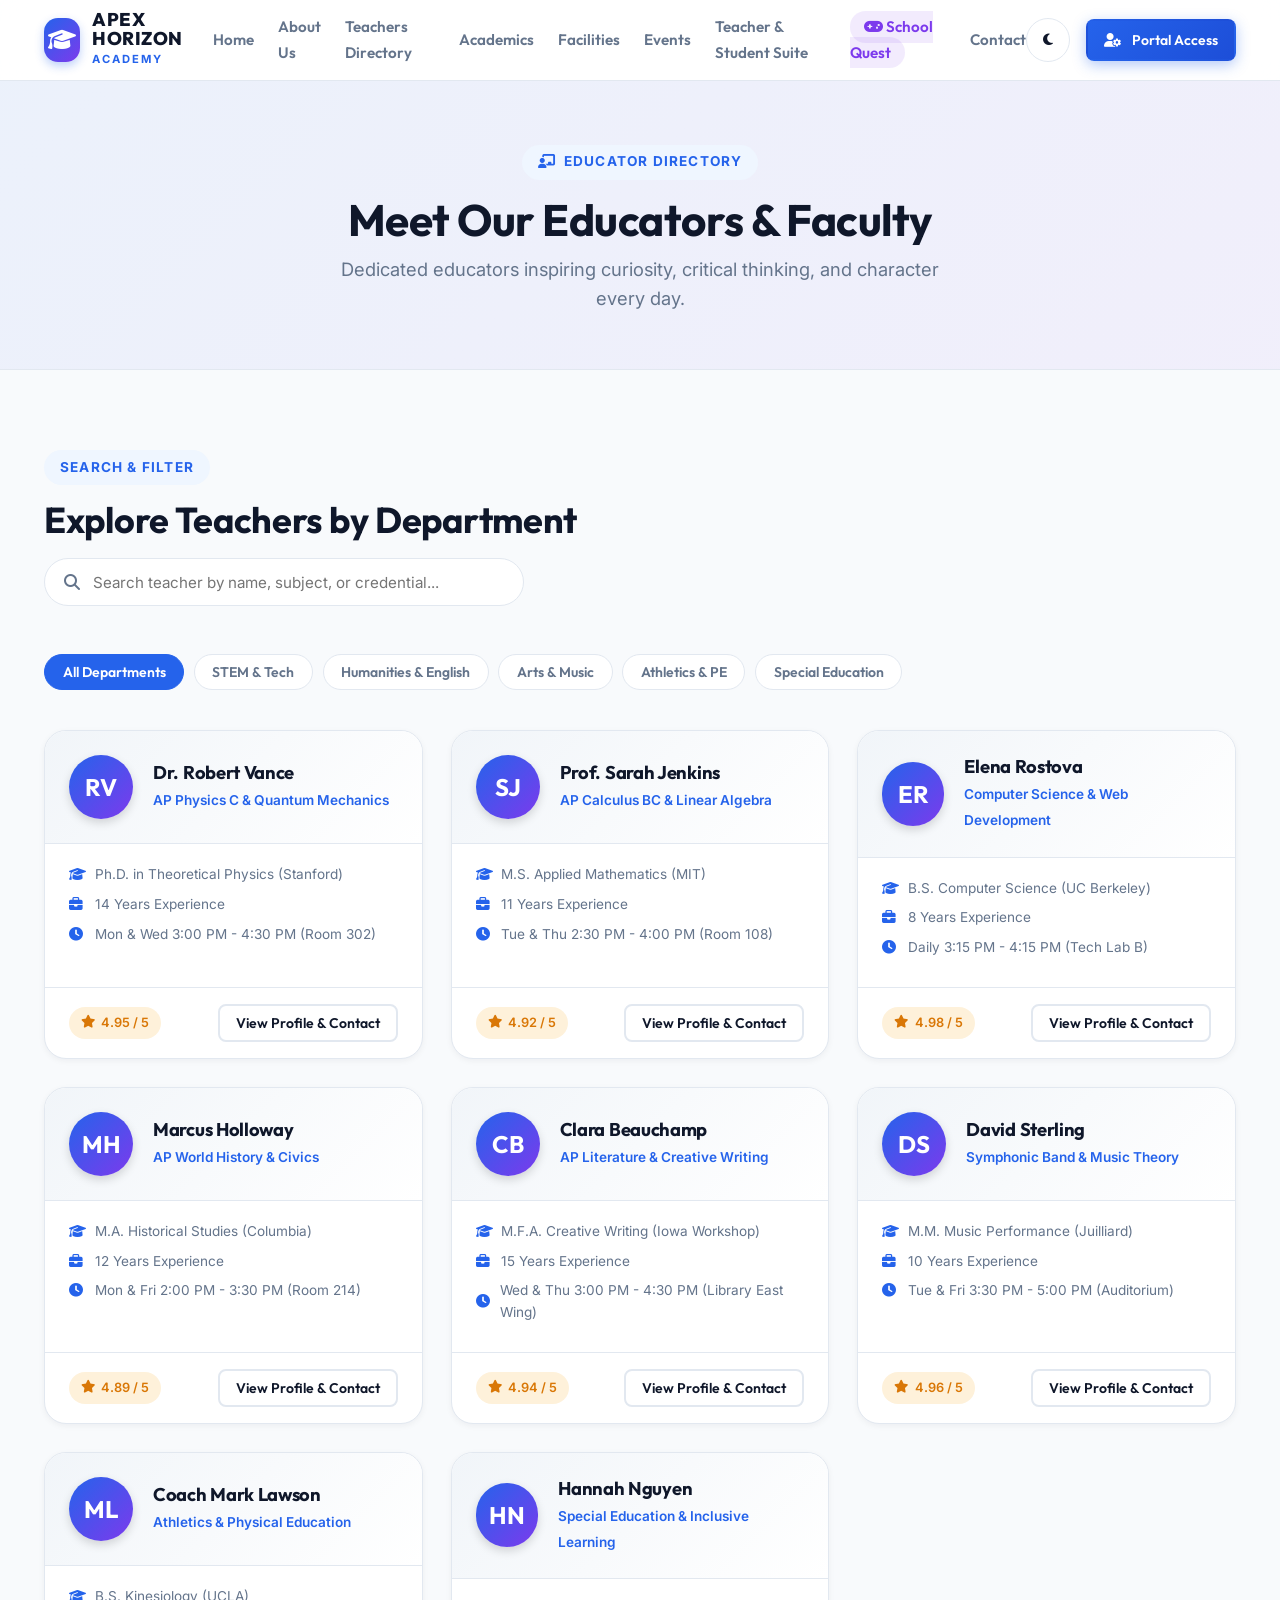
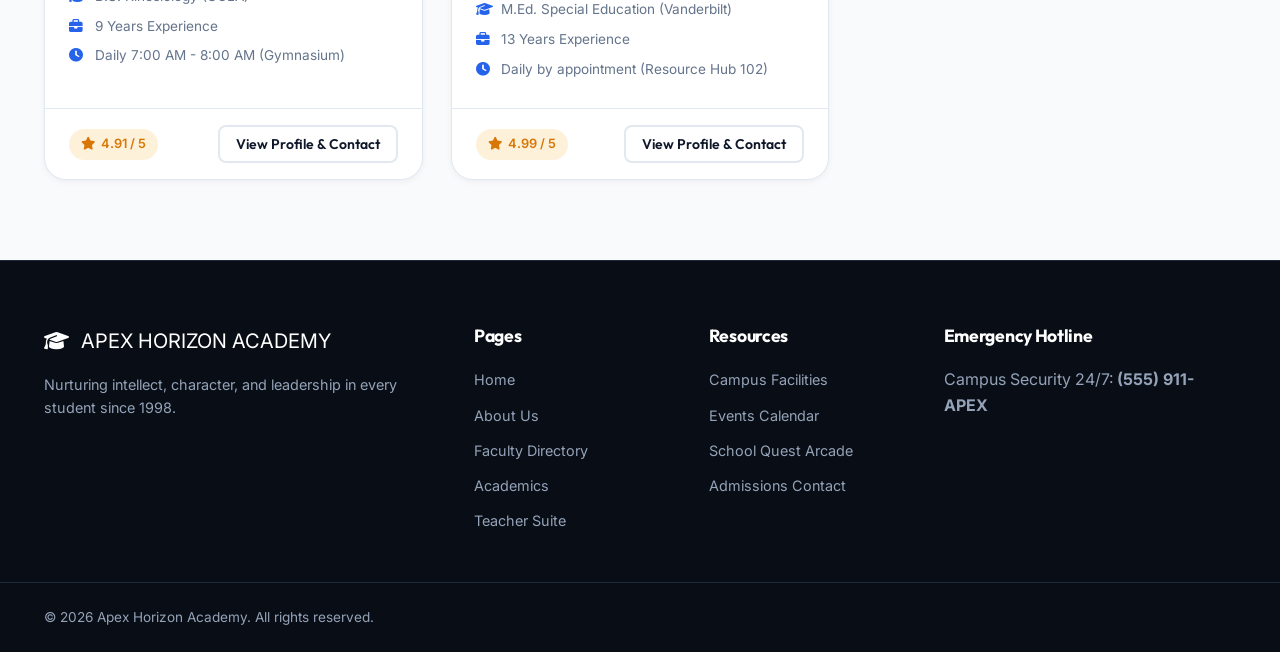
<file: teachers.html>
<!DOCTYPE html>
<html lang="en" data-theme="light">
<head>
  <meta charset="UTF-8">
  <meta name="viewport" content="width=device-width, initial-scale=1.0">
  <title>Faculty Directory & Teachers | Apex Horizon Academy</title>
  <meta name="description" content="Meet the distinguished teachers and faculty members at Apex Horizon Academy. View office hours, qualifications, bios, and direct contact.">
  
  <link rel="preconnect" href="https://fonts.googleapis.com">
  <link rel="preconnect" href="https://fonts.gstatic.com" crossorigin>
  <link href="https://fonts.googleapis.com/css2?family=Inter:wght@300;400;500;600;700;800&family=Outfit:wght@400;500;600;700;800&display=swap" rel="stylesheet">
  <link rel="stylesheet" href="https://cdnjs.cloudflare.com/ajax/libs/font-awesome/6.5.1/css/all.min.css">
  
  <link rel="stylesheet" href="css/styles.css">
  <link rel="stylesheet" href="css/game.css">
</head>
<body>
  <!-- Header / Navigation -->
  <header class="site-header" id="site-header">
    <div class="container header-container">
      <a href="index.html" class="brand-logo">
        <div class="logo-icon">
          <i class="fa-solid fa-graduation-cap"></i>
        </div>
        <div class="logo-text">
          <span class="brand-name">APEX HORIZON</span>
          <span class="brand-sub">ACADEMY</span>
        </div>
      </a>

      <nav class="main-nav" id="main-nav">
        <ul class="nav-list">
          <li><a href="index.html" class="nav-link">Home</a></li>
          <li><a href="about.html" class="nav-link">About Us</a></li>
          <li><a href="teachers.html" class="nav-link active">Teachers Directory</a></li>
          <li><a href="academics.html" class="nav-link">Academics</a></li>
          <li><a href="facilities.html" class="nav-link">Facilities</a></li>
          <li><a href="events.html" class="nav-link">Events</a></li>
          <li><a href="portal.html" class="nav-link">Teacher & Student Suite</a></li>
          <li><a href="game.html" class="nav-link highlight-link"><i class="fa-solid fa-gamepad"></i> School Quest</a></li>
          <li><a href="contact.html" class="nav-link">Contact</a></li>
        </ul>
      </nav>

      <div class="header-actions">
        <button id="theme-toggle" class="btn-icon" aria-label="Toggle Theme">
          <i class="fa-solid fa-moon"></i>
        </button>
        <a href="portal.html" class="btn btn-primary btn-sm">
          <i class="fa-solid fa-user-gear"></i> Portal Access
        </a>
        <button id="mobile-menu-btn" class="mobile-menu-btn" aria-label="Toggle Menu">
          <i class="fa-solid fa-bars"></i>
        </button>
      </div>
    </div>
  </header>

  <!-- Page Banner -->
  <section class="page-banner bg-subtle">
    <div class="container">
      <div class="banner-content">
        <span class="section-tag"><i class="fa-solid fa-chalkboard-user"></i> Educator Directory</span>
        <h1 class="page-title">Meet Our Educators & Faculty</h1>
        <p class="page-subtitle">Dedicated educators inspiring curiosity, critical thinking, and character every day.</p>
      </div>
    </div>
  </section>

  <!-- Teachers Directory Section -->
  <section class="teachers-section" id="teachers">
    <div class="container">
      <div class="section-header">
        <div>
          <span class="section-tag">Search & Filter</span>
          <h2 class="section-title">Explore Teachers by Department</h2>
        </div>
        <div class="search-filter-box">
          <div class="search-input-wrapper">
            <i class="fa-solid fa-magnifying-glass"></i>
            <input type="text" id="teacher-search" placeholder="Search teacher by name, subject, or credential...">
          </div>
        </div>
      </div>

      <!-- Department Filter Chips -->
      <div class="filter-chips" id="department-filters">
        <button class="chip active" data-dept="all">All Departments</button>
        <button class="chip" data-dept="stem">STEM & Tech</button>
        <button class="chip" data-dept="humanities">Humanities & English</button>
        <button class="chip" data-dept="arts">Arts & Music</button>
        <button class="chip" data-dept="sports">Athletics & PE</button>
        <button class="chip" data-dept="special">Special Education</button>
      </div>

      <!-- Teachers Grid Container -->
      <div class="teachers-grid" id="teachers-grid">
        <!-- JS dynamically populates teacher cards here -->
      </div>
    </div>
  </section>

  <!-- Teacher Detail Modal -->
  <div class="modal" id="teacher-modal" aria-hidden="true">
    <div class="modal-overlay" id="modal-overlay"></div>
    <div class="modal-card">
      <button class="modal-close" id="modal-close" aria-label="Close modal">&times;</button>
      <div class="modal-body" id="modal-body">
        <!-- Dynamically rendered -->
      </div>
    </div>
  </div>

  <!-- Footer -->
  <footer class="site-footer">
    <div class="container footer-grid">
      <div class="footer-col">
        <a href="index.html" class="brand-logo footer-logo">
          <i class="fa-solid fa-graduation-cap"></i>
          <span>APEX HORIZON ACADEMY</span>
        </a>
        <p class="footer-desc">Nurturing intellect, character, and leadership in every student since 1998.</p>
      </div>
      <div class="footer-col">
        <h4>Pages</h4>
        <ul>
          <li><a href="index.html">Home</a></li>
          <li><a href="about.html">About Us</a></li>
          <li><a href="teachers.html">Faculty Directory</a></li>
          <li><a href="academics.html">Academics</a></li>
          <li><a href="portal.html">Teacher Suite</a></li>
        </ul>
      </div>
      <div class="footer-col">
        <h4>Resources</h4>
        <ul>
          <li><a href="facilities.html">Campus Facilities</a></li>
          <li><a href="events.html">Events Calendar</a></li>
          <li><a href="game.html">School Quest Arcade</a></li>
          <li><a href="contact.html">Admissions Contact</a></li>
        </ul>
      </div>
      <div class="footer-col">
        <h4>Emergency Hotline</h4>
        <p>Campus Security 24/7: <strong>(555) 911-APEX</strong></p>
      </div>
    </div>
    <div class="footer-bottom">
      <div class="container footer-bottom-flex">
        <p>&copy; 2026 Apex Horizon Academy. All rights reserved.</p>
      </div>
    </div>
  </footer>

  <script src="js/audio.js"></script>
  <script src="js/teachers.js"></script>
  <script src="js/app.js"></script>
</body>
</html>
</file>
<file: css/styles.css>
/* ==========================================================================
   APEX HORIZON ACADEMY - PREMIUM DESIGN SYSTEM & MAIN STYLES
   ========================================================================== */

/* Design Tokens & Theme Variables */
:root {
  /* Color Palette - Light Mode */
  --primary: #2563eb;
  --primary-hover: #1d4ed8;
  --primary-light: #eff6ff;
  --primary-glow: rgba(37, 99, 235, 0.2);
  
  --secondary: #7c3aed;
  --secondary-hover: #6d28d9;
  --secondary-light: #f5f3ff;
  
  --accent: #f59e0b;
  --accent-hover: #d97706;
  
  --emerald: #10b981;
  --emerald-light: #ecfdf5;
  --rose: #ef4444;
  --rose-light: #fef2f2;
  
  --bg-main: #f8fafc;
  --bg-card: #ffffff;
  --bg-card-hover: #ffffff;
  --bg-glass: rgba(255, 255, 255, 0.88);
  --bg-subtle: #f1f5f9;
  
  --text-main: #0f172a;
  --text-muted: #64748b;
  --text-light: #94a3b8;
  
  --border-color: #e2e8f0;
  --border-focus: #3b82f6;
  
  --shadow-sm: 0 2px 6px rgba(15, 23, 42, 0.05);
  --shadow-md: 0 8px 24px rgba(15, 23, 42, 0.08), 0 2px 6px rgba(15, 23, 42, 0.04);
  --shadow-lg: 0 16px 40px rgba(15, 23, 42, 0.12), 0 4px 12px rgba(15, 23, 42, 0.06);
  --shadow-glow: 0 0 25px rgba(37, 99, 235, 0.3);
  
  --radius-sm: 8px;
  --radius-md: 14px;
  --radius-lg: 22px;
  --radius-full: 9999px;

  --transition-fast: 0.2s cubic-bezier(0.4, 0, 0.2, 1);
  --transition-normal: 0.3s cubic-bezier(0.4, 0, 0.2, 1);
  
  --font-heading: 'Outfit', -apple-system, BlinkMacSystemFont, sans-serif;
  --font-body: 'Inter', -apple-system, BlinkMacSystemFont, sans-serif;
}

/* Dark Mode Variables */
[data-theme="dark"] {
  --bg-main: #090d16;
  --bg-card: #131c2e;
  --bg-card-hover: #1a263e;
  --bg-glass: rgba(19, 28, 46, 0.88);
  --bg-subtle: #1e293b;
  
  --text-main: #f8fafc;
  --text-muted: #94a3b8;
  --text-light: #64748b;
  
  --border-color: #334155;
  --border-focus: #60a5fa;
  
  --shadow-sm: 0 2px 6px rgba(0, 0, 0, 0.3);
  --shadow-md: 0 8px 24px rgba(0, 0, 0, 0.4);
  --shadow-lg: 0 20px 45px rgba(0, 0, 0, 0.55);
}

/* Global Reset & Base Styles */
*, *::before, *::after {
  box-sizing: border-box;
  margin: 0;
  padding: 0;
}

html {
  scroll-behavior: smooth;
  font-size: 16px;
}

body {
  font-family: var(--font-body);
  background-color: var(--bg-main);
  color: var(--text-main);
  line-height: 1.6;
  overflow-x: hidden;
  transition: background-color var(--transition-normal), color var(--transition-normal);
}

a {
  color: var(--primary);
  text-decoration: none;
  transition: color var(--transition-fast);
}
a:hover {
  color: var(--primary-hover);
}

ul {
  list-style: none;
}

img {
  max-width: 100%;
  height: auto;
  display: block;
}

/* Container & Alignment Utilities */
.container {
  width: 100%;
  max-width: 1240px;
  margin: 0 auto;
  padding: 0 1.5rem;
}

/* Typography Utilities */
h1, h2, h3, h4, h5, h6 {
  font-family: var(--font-heading);
  font-weight: 700;
  line-height: 1.25;
  color: var(--text-main);
  letter-spacing: -0.3px;
}

.section-header {
  margin-bottom: 3rem;
}
.section-header.center {
  text-align: center;
}
.section-tag {
  display: inline-flex;
  align-items: center;
  gap: 0.5rem;
  font-size: 0.85rem;
  font-weight: 700;
  text-transform: uppercase;
  letter-spacing: 1.2px;
  color: var(--primary);
  background: var(--primary-light);
  padding: 0.4rem 1rem;
  border-radius: var(--radius-full);
  margin-bottom: 0.75rem;
}
[data-theme="dark"] .section-tag {
  background: rgba(37, 99, 235, 0.2);
}
.section-title {
  font-size: 2.25rem;
  margin-bottom: 0.75rem;
}
.section-subtitle {
  font-size: 1.1rem;
  color: var(--text-muted);
  max-width: 680px;
  margin: 0 auto;
}

/* Responsive Grids with Alignment Constraints */
.grid {
  display: grid;
  gap: 2rem;
}
.grid-2 { grid-template-columns: repeat(2, 1fr); align-items: start; }
.grid-3 { grid-template-columns: repeat(3, 1fr); align-items: stretch; }
.grid-4 { grid-template-columns: repeat(4, 1fr); align-items: stretch; }

@media (max-width: 992px) {
  .grid-2, .grid-3, .grid-4 { grid-template-columns: 1fr; }
}

/* Buttons System */
.btn {
  display: inline-flex;
  align-items: center;
  justify-content: center;
  gap: 0.65rem;
  font-family: var(--font-heading);
  font-weight: 600;
  font-size: 1rem;
  padding: 0.8rem 1.6rem;
  border-radius: var(--radius-md);
  border: 2px solid transparent;
  cursor: pointer;
  transition: all var(--transition-fast);
  white-space: nowrap;
}
.btn-sm {
  padding: 0.5rem 1rem;
  font-size: 0.875rem;
  border-radius: var(--radius-sm);
}
.btn-lg {
  padding: 1rem 2.25rem;
  font-size: 1.1rem;
  border-radius: var(--radius-md);
}
.btn-block {
  width: 100%;
}

.btn-primary {
  background: linear-gradient(135deg, #2563eb, #1d4ed8);
  color: #ffffff;
  box-shadow: 0 4px 14px rgba(37, 99, 235, 0.35);
}
.btn-primary:hover {
  background: linear-gradient(135deg, #1d4ed8, #1e40af);
  color: #ffffff;
  transform: translateY(-2px);
  box-shadow: 0 8px 24px rgba(37, 99, 235, 0.45);
}

.btn-accent {
  background: linear-gradient(135deg, #f59e0b, #d97706);
  color: #ffffff;
  box-shadow: 0 4px 14px rgba(245, 158, 11, 0.35);
}
.btn-accent:hover {
  background: linear-gradient(135deg, #d97706, #b45309);
  color: #ffffff;
  transform: translateY(-2px);
}

.btn-emerald {
  background: linear-gradient(135deg, #10b981, #059669);
  color: #ffffff;
}
.btn-emerald:hover {
  background: linear-gradient(135deg, #059669, #047857);
}

.btn-outline {
  background: transparent;
  border-color: var(--border-color);
  color: var(--text-main);
}
.btn-outline:hover {
  border-color: var(--primary);
  color: var(--primary);
  background: var(--primary-light);
}

.btn-icon {
  width: 44px;
  height: 44px;
  border-radius: var(--radius-full);
  border: 1px solid var(--border-color);
  background: var(--bg-card);
  color: var(--text-main);
  display: inline-flex;
  align-items: center;
  justify-content: center;
  cursor: pointer;
  transition: all var(--transition-fast);
}
.btn-icon:hover {
  background: var(--primary-light);
  color: var(--primary);
  border-color: var(--primary);
  transform: scale(1.05);
}

/* Header & Navigation Polish */
.site-header {
  position: sticky;
  top: 0;
  left: 0;
  width: 100%;
  z-index: 1000;
  background: var(--bg-glass);
  backdrop-filter: blur(16px);
  -webkit-backdrop-filter: blur(16px);
  border-bottom: 1px solid var(--border-color);
  transition: background-color var(--transition-normal);
}

.header-container {
  display: flex;
  align-items: center;
  justify-content: space-between;
  height: 84px;
}

.brand-logo {
  display: flex;
  align-items: center;
  gap: 0.85rem;
}
.logo-icon {
  width: 46px;
  height: 46px;
  background: linear-gradient(135deg, var(--primary), var(--secondary));
  color: #ffffff;
  border-radius: var(--radius-md);
  display: flex;
  align-items: center;
  justify-content: center;
  font-size: 1.4rem;
  box-shadow: 0 4px 14px rgba(37, 99, 235, 0.35);
}
.logo-text {
  display: flex;
  flex-direction: column;
}
.brand-name {
  font-family: var(--font-heading);
  font-weight: 800;
  font-size: 1.2rem;
  letter-spacing: 0.5px;
  color: var(--text-main);
  line-height: 1;
}
.brand-sub {
  font-size: 0.72rem;
  font-weight: 700;
  letter-spacing: 2.2px;
  color: var(--primary);
  margin-top: 0.15rem;
}

.main-nav .nav-list {
  display: flex;
  align-items: center;
  gap: 1.4rem;
}
.nav-link {
  font-family: var(--font-heading);
  font-weight: 600;
  font-size: 0.95rem;
  color: var(--text-muted);
  position: relative;
  padding: 0.5rem 0;
}
.nav-link:hover, .nav-link.active {
  color: var(--primary);
}
.nav-link.active::after {
  content: '';
  position: absolute;
  bottom: -2px;
  left: 0;
  width: 100%;
  height: 3px;
  background: var(--primary);
  border-radius: 2px;
}

.header-actions {
  display: flex;
  align-items: center;
  gap: 1rem;
}

/* Badges */
.badge {
  display: inline-flex;
  align-items: center;
  gap: 0.4rem;
  padding: 0.35rem 0.75rem;
  border-radius: var(--radius-full);
  font-size: 0.8rem;
  font-weight: 600;
}
.badge-accent {
  background: rgba(245, 158, 11, 0.15);
  color: var(--accent-hover);
}
.badge-info {
  background: var(--primary-light);
  color: var(--primary);
}
.badge-primary {
  background: var(--primary);
  color: #ffffff;
}
.badge-present {
  background: var(--emerald-light);
  color: var(--emerald);
  padding: 0.2rem 0.5rem;
  border-radius: 4px;
  font-weight: 700;
}
.badge-absent {
  background: var(--rose-light);
  color: var(--rose);
  padding: 0.2rem 0.5rem;
  border-radius: 4px;
  font-weight: 700;
}
.badge-late {
  background: rgba(245, 158, 11, 0.15);
  color: var(--accent-hover);
  padding: 0.2rem 0.5rem;
  border-radius: 4px;
  font-weight: 700;
}

/* Header & Navigation */
.site-header {
  position: sticky;
  top: 0;
  left: 0;
  width: 100%;
  z-index: 1000;
  background: var(--bg-glass);
  backdrop-filter: blur(12px);
  -webkit-backdrop-filter: blur(12px);
  border-bottom: 1px solid var(--border-color);
  transition: background-color var(--transition-normal);
}

.header-container {
  display: flex;
  align-items: center;
  justify-content: space-between;
  height: 80px;
}

.brand-logo {
  display: flex;
  align-items: center;
  gap: 0.75rem;
}
.logo-icon {
  width: 44px;
  height: 44px;
  background: linear-gradient(135deg, var(--primary), var(--secondary));
  color: #ffffff;
  border-radius: var(--radius-md);
  display: flex;
  align-items: center;
  justify-content: center;
  font-size: 1.4rem;
  box-shadow: 0 4px 10px rgba(37, 99, 235, 0.3);
}
.logo-text {
  display: flex;
  flex-direction: column;
}
.brand-name {
  font-family: var(--font-heading);
  font-weight: 800;
  font-size: 1.15rem;
  letter-spacing: 0.5px;
  color: var(--text-main);
  line-height: 1;
}
.brand-sub {
  font-size: 0.7rem;
  font-weight: 700;
  letter-spacing: 2px;
  color: var(--primary);
}

.main-nav .nav-list {
  display: flex;
  align-items: center;
  gap: 1.5rem;
}
.nav-link {
  font-family: var(--font-heading);
  font-weight: 600;
  font-size: 0.95rem;
  color: var(--text-muted);
  position: relative;
  padding: 0.5rem 0;
}
.nav-link:hover, .nav-link.active {
  color: var(--primary);
}
.nav-link.active::after {
  content: '';
  position: absolute;
  bottom: 0;
  left: 0;
  width: 100%;
  height: 3px;
  background: var(--primary);
  border-radius: 2px;
}
.highlight-link {
  background: rgba(124, 58, 237, 0.1);
  color: var(--secondary) !important;
  padding: 0.4rem 0.9rem;
  border-radius: var(--radius-full);
}
.highlight-link:hover {
  background: var(--secondary);
  color: #ffffff !important;
}

.header-actions {
  display: flex;
  align-items: center;
  gap: 1rem;
}
.mobile-menu-btn {
  display: none;
  background: transparent;
  border: none;
  font-size: 1.5rem;
  color: var(--text-main);
  cursor: pointer;
}

@media (max-width: 1024px) {
  .main-nav {
    position: fixed;
    top: 80px;
    left: 0;
    width: 100%;
    background: var(--bg-card);
    border-bottom: 1px solid var(--border-color);
    padding: 1.5rem;
    box-shadow: var(--shadow-lg);
    display: none;
  }
  .main-nav.open {
    display: block;
  }
  .main-nav .nav-list {
    flex-direction: column;
    align-items: flex-start;
    gap: 1rem;
  }
  .mobile-menu-btn {
    display: block;
  }
}

/* Hero Section */
.hero-section {
  position: relative;
  padding: 5rem 0 4rem 0;
  overflow: hidden;
}

.hero-bg-shapes .shape {
  position: absolute;
  border-radius: 50%;
  filter: blur(80px);
  opacity: 0.4;
  z-index: -1;
}
.shape-1 {
  width: 400px;
  height: 400px;
  background: rgba(37, 99, 235, 0.3);
  top: -100px;
  right: -50px;
}
.shape-2 {
  width: 350px;
  height: 350px;
  background: rgba(124, 58, 237, 0.25);
  bottom: 0;
  left: -100px;
}
.shape-3 {
  width: 250px;
  height: 250px;
  background: rgba(245, 158, 11, 0.2);
  top: 40%;
  right: 30%;
}

.hero-grid {
  display: grid;
  grid-template-columns: 1.1fr 0.9fr;
  gap: 3rem;
  align-items: center;
}
@media (max-width: 992px) {
  .hero-grid { grid-template-columns: 1fr; }
}

.hero-title {
  font-size: 3.25rem;
  margin: 1rem 0;
  letter-spacing: -1px;
}
@media (max-width: 768px) {
  .hero-title { font-size: 2.25rem; }
}
.hero-subtitle {
  font-size: 1.15rem;
  color: var(--text-muted);
  margin-bottom: 2rem;
}
.hero-buttons {
  display: flex;
  gap: 1rem;
  margin-bottom: 3rem;
  flex-wrap: wrap;
}

.hero-stats {
  display: grid;
  grid-template-columns: repeat(4, 1fr);
  gap: 1rem;
  background: var(--bg-card);
  padding: 1.5rem;
  border-radius: var(--radius-lg);
  border: 1px solid var(--border-color);
  box-shadow: var(--shadow-md);
}
@media (max-width: 640px) {
  .hero-stats { grid-template-columns: repeat(2, 1fr); }
}

.stat-card {
  display: flex;
  flex-direction: column;
}
.stat-number {
  font-family: var(--font-heading);
  font-size: 1.75rem;
  font-weight: 800;
  color: var(--primary);
}
.stat-label {
  font-size: 0.8rem;
  color: var(--text-muted);
  font-weight: 500;
}

.hero-image-card {
  position: relative;
  background: var(--bg-card);
  border: 1px solid var(--border-color);
  border-radius: var(--radius-lg);
  padding: 2rem;
  box-shadow: var(--shadow-lg);
}
.hero-badge {
  display: flex;
  align-items: center;
  gap: 0.75rem;
  background: var(--bg-main);
  border: 1px solid var(--border-color);
  padding: 0.75rem 1.25rem;
  border-radius: var(--radius-md);
  margin-bottom: 1.5rem;
}
.hero-badge i {
  color: var(--accent);
  font-size: 1.5rem;
}

.school-illustration-box {
  position: relative;
  height: 320px;
  background: linear-gradient(135deg, rgba(37, 99, 235, 0.08), rgba(124, 58, 237, 0.08));
  border-radius: var(--radius-md);
  display: flex;
  align-items: center;
  justify-content: center;
  overflow: hidden;
}
.hero-big-icon {
  font-size: 8rem;
  color: var(--primary);
  opacity: 0.85;
}

.floating-bubble {
  position: absolute;
  background: var(--bg-card);
  border: 1px solid var(--border-color);
  padding: 0.6rem 1.1rem;
  border-radius: var(--radius-full);
  box-shadow: var(--shadow-md);
  font-family: var(--font-heading);
  font-weight: 600;
  font-size: 0.85rem;
  display: flex;
  align-items: center;
  gap: 0.5rem;
  animation: float 4s ease-in-out infinite alternate;
}
.bubble-1 { top: 20px; left: 20px; color: var(--primary); }
.bubble-2 { bottom: 30px; right: 20px; animation-delay: -1.5s; color: var(--secondary); }
.bubble-3 { top: 50%; left: 10px; animation-delay: -3s; color: var(--emerald); }

@keyframes float {
  0% { transform: translateY(0); }
  100% { transform: translateY(-12px); }
}

/* Page Banner for Sub-Pages */
.page-banner {
  padding: 4rem 0 3.5rem 0;
  border-bottom: 1px solid var(--border-color);
  text-align: center;
  background: linear-gradient(135deg, rgba(37, 99, 235, 0.06), rgba(124, 58, 237, 0.06));
}

.banner-content .section-tag {
  margin-bottom: 0.75rem;
}

.page-title {
  font-size: 2.75rem;
  margin-bottom: 0.5rem;
  letter-spacing: -0.5px;
}

.page-subtitle {
  font-size: 1.15rem;
  color: var(--text-muted);
  max-width: 620px;
  margin: 0 auto;
}

/* Principal About Me Section */
.about-me-section {
  padding: 5rem 0;
  background: linear-gradient(135deg, rgba(37, 99, 235, 0.05), rgba(124, 58, 237, 0.05));
  border-bottom: 1px solid var(--border-color);
}

.about-me-card {
  background: var(--bg-card);
  border-radius: var(--radius-lg);
  border: 1px solid var(--border-color);
  box-shadow: var(--shadow-lg);
  padding: 3rem;
}

.about-me-grid {
  display: grid;
  grid-template-columns: 0.85fr 1.15fr;
  gap: 3rem;
  align-items: center;
}
@media (max-width: 992px) {
  .about-me-grid { grid-template-columns: 1fr; }
}

.about-me-visual {
  display: flex;
  flex-direction: column;
  align-items: center;
  text-align: center;
  background: var(--bg-subtle);
  padding: 2.5rem 1.5rem;
  border-radius: var(--radius-lg);
  border: 1px solid var(--border-color);
}

.profile-avatar-circle {
  width: 120px;
  height: 120px;
  border-radius: var(--radius-full);
  background: linear-gradient(135deg, var(--primary), var(--secondary));
  color: #ffffff;
  display: flex;
  align-items: center;
  justify-content: center;
  font-size: 4rem;
  box-shadow: var(--shadow-glow);
  margin-bottom: 1.25rem;
}

.profile-title-tag h3 {
  font-size: 1.5rem;
  margin-bottom: 0.2rem;
}
.profile-title-tag span {
  font-size: 0.9rem;
  color: var(--primary);
  font-weight: 700;
  text-transform: uppercase;
  letter-spacing: 0.5px;
}

.profile-quick-stats {
  display: flex;
  flex-direction: column;
  gap: 0.75rem;
  margin-top: 1.75rem;
  width: 100%;
}
.p-stat {
  display: flex;
  align-items: center;
  gap: 0.9rem;
  background: var(--bg-card);
  padding: 0.75rem 1rem;
  border-radius: var(--radius-md);
  border: 1px solid var(--border-color);
  text-align: left;
}
.p-stat i {
  font-size: 1.25rem;
  color: var(--primary);
}

.about-me-content .section-title {
  font-size: 2rem;
  margin-bottom: 1.25rem;
  line-height: 1.3;
}
.about-me-text {
  font-size: 1.05rem;
  color: var(--text-muted);
  margin-bottom: 1.5rem;
}

.quote-box {
  position: relative;
  background: var(--primary-light);
  border-left: 4px solid var(--primary);
  padding: 1.25rem 1.5rem 1.25rem 3rem;
  border-radius: var(--radius-sm);
  margin-bottom: 1.5rem;
}
[data-theme="dark"] .quote-box {
  background: rgba(37, 99, 235, 0.15);
}
.quote-icon {
  position: absolute;
  top: 1rem;
  left: 1rem;
  font-size: 1.4rem;
  color: var(--primary);
  opacity: 0.6;
}
.quote-box p {
  font-style: italic;
  font-size: 0.95rem;
  margin-bottom: 0.5rem;
  color: var(--text-main);
}
.quote-author {
  font-size: 0.85rem;
  color: var(--primary);
  font-family: var(--font-heading);
}

.about-me-highlights {
  display: flex;
  flex-wrap: wrap;
  gap: 0.75rem;
  margin-bottom: 2rem;
}
.highlight-pill {
  background: var(--bg-subtle);
  border: 1px solid var(--border-color);
  padding: 0.5rem 1rem;
  border-radius: var(--radius-full);
  font-size: 0.85rem;
  display: flex;
  align-items: center;
  gap: 0.5rem;
}
.highlight-pill i {
  color: var(--secondary);
}

.about-me-actions {
  display: flex;
  gap: 1rem;
  flex-wrap: wrap;
}

/* Feature Card Hover & General About Utilities */


.feature-card {
  background: var(--bg-card);
  padding: 2.25rem;
  border-radius: var(--radius-lg);
  border: 1px solid var(--border-color);
  box-shadow: var(--shadow-sm);
  transition: transform var(--transition-fast), box-shadow var(--transition-fast);
}
.feature-card:hover {
  transform: translateY(-6px);
  box-shadow: var(--shadow-md);
}

.feature-icon {
  width: 56px;
  height: 56px;
  border-radius: var(--radius-md);
  display: flex;
  align-items: center;
  justify-content: center;
  font-size: 1.5rem;
  margin-bottom: 1.25rem;
}
.bg-blue { background: rgba(37, 99, 235, 0.12); color: var(--primary); }
.bg-purple { background: rgba(124, 58, 237, 0.12); color: var(--secondary); }
.bg-emerald { background: rgba(16, 185, 129, 0.12); color: var(--emerald); }

.feature-card h3 {
  font-size: 1.35rem;
  margin-bottom: 0.75rem;
}
.feature-card p {
  color: var(--text-muted);
  font-size: 0.95rem;
}

/* Teachers Directory Section */
.teachers-section {
  padding: 5rem 0;
}

.search-filter-box {
  margin-top: 1rem;
}
.search-input-wrapper {
  position: relative;
  width: 100%;
  max-width: 480px;
}
.search-input-wrapper i {
  position: absolute;
  left: 1.25rem;
  top: 50%;
  transform: translateY(-50%);
  color: var(--text-muted);
}
.search-input-wrapper input {
  width: 100%;
  padding: 0.85rem 1.25rem 0.85rem 3rem;
  border-radius: var(--radius-full);
  border: 1px solid var(--border-color);
  background: var(--bg-card);
  color: var(--text-main);
  font-family: var(--font-body);
  font-size: 0.95rem;
  transition: border-color var(--transition-fast), box-shadow var(--transition-fast);
}
.search-input-wrapper input:focus {
  outline: none;
  border-color: var(--primary);
  box-shadow: 0 0 0 4px var(--primary-glow);
}

.filter-chips {
  display: flex;
  flex-wrap: wrap;
  gap: 0.6rem;
  margin-bottom: 2.5rem;
}
.chip {
  padding: 0.5rem 1.1rem;
  border-radius: var(--radius-full);
  border: 1px solid var(--border-color);
  background: var(--bg-card);
  color: var(--text-muted);
  font-family: var(--font-heading);
  font-weight: 600;
  font-size: 0.875rem;
  cursor: pointer;
  transition: all var(--transition-fast);
}
.chip:hover {
  border-color: var(--primary);
  color: var(--primary);
}
.chip.active {
  background: var(--primary);
  color: #ffffff;
  border-color: var(--primary);
}

.teachers-grid {
  display: grid;
  grid-template-columns: repeat(auto-fill, minmax(280px, 1fr));
  gap: 1.75rem;
}

.teacher-card {
  background: var(--bg-card);
  border-radius: var(--radius-lg);
  border: 1px solid var(--border-color);
  overflow: hidden;
  box-shadow: var(--shadow-sm);
  transition: transform var(--transition-fast), box-shadow var(--transition-fast);
  display: flex;
  flex-direction: column;
}
.teacher-card:hover {
  transform: translateY(-5px);
  box-shadow: var(--shadow-md);
}

.teacher-card-header {
  padding: 1.5rem;
  background: linear-gradient(135deg, var(--bg-subtle), var(--bg-card));
  display: flex;
  align-items: center;
  gap: 1.25rem;
  border-bottom: 1px solid var(--border-color);
}
.teacher-avatar {
  width: 64px;
  height: 64px;
  border-radius: var(--radius-full);
  background: linear-gradient(135deg, var(--primary), var(--secondary));
  color: #ffffff;
  display: flex;
  align-items: center;
  justify-content: center;
  font-family: var(--font-heading);
  font-weight: 700;
  font-size: 1.5rem;
  box-shadow: 0 4px 10px rgba(0,0,0,0.15);
}
.teacher-meta h3 {
  font-size: 1.15rem;
  margin-bottom: 0.2rem;
}
.teacher-subject {
  font-size: 0.85rem;
  color: var(--primary);
  font-weight: 600;
}

.teacher-card-body {
  padding: 1.25rem 1.5rem;
  flex-grow: 1;
  display: flex;
  flex-direction: column;
  justify-content: space-between;
}
.teacher-info-item {
  display: flex;
  align-items: center;
  gap: 0.6rem;
  font-size: 0.85rem;
  color: var(--text-muted);
  margin-bottom: 0.5rem;
}
.teacher-info-item i {
  color: var(--primary);
  width: 16px;
}

.teacher-card-footer {
  padding: 1rem 1.5rem;
  border-top: 1px solid var(--border-color);
  display: flex;
  justify-content: space-between;
  align-items: center;
}

/* Modal */
.modal {
  position: fixed;
  top: 0;
  left: 0;
  width: 100vw;
  height: 100vh;
  z-index: 2000;
  display: flex;
  align-items: center;
  justify-content: center;
  opacity: 0;
  pointer-events: none;
  transition: opacity var(--transition-normal);
}
.modal.open {
  opacity: 1;
  pointer-events: auto;
}
.modal-overlay {
  position: absolute;
  top: 0;
  left: 0;
  width: 100%;
  height: 100%;
  background: rgba(15, 23, 42, 0.65);
  backdrop-filter: blur(6px);
}
.modal-card {
  position: relative;
  background: var(--bg-card);
  width: 90%;
  max-width: 620px;
  max-height: 90vh;
  overflow-y: auto;
  border-radius: var(--radius-lg);
  border: 1px solid var(--border-color);
  box-shadow: var(--shadow-lg);
  padding: 2.25rem;
  z-index: 10;
}
.modal-close {
  position: absolute;
  top: 1.25rem;
  right: 1.25rem;
  background: var(--bg-subtle);
  border: none;
  width: 36px;
  height: 36px;
  border-radius: var(--radius-full);
  font-size: 1.5rem;
  color: var(--text-muted);
  cursor: pointer;
  display: flex;
  align-items: center;
  justify-content: center;
}
.modal-close:hover {
  color: var(--text-main);
  background: var(--border-color);
}

/* Modal Detail Layout */
.modal-teacher-header {
  display: flex;
  align-items: center;
  gap: 1.5rem;
  margin-bottom: 1.5rem;
}
.modal-teacher-avatar {
  width: 80px;
  height: 80px;
  border-radius: var(--radius-full);
  background: linear-gradient(135deg, var(--primary), var(--secondary));
  color: #ffffff;
  display: flex;
  align-items: center;
  justify-content: center;
  font-size: 2rem;
  font-weight: 800;
}

/* Academics Section Tabs */
.academics-section {
  padding: 5rem 0;
  background: var(--bg-subtle);
}

.tabs-wrapper {
  max-width: 900px;
  margin: 0 auto;
}
.tab-buttons {
  display: flex;
  justify-content: center;
  gap: 0.75rem;
  margin-bottom: 2.5rem;
}
.tab-btn {
  padding: 0.75rem 1.5rem;
  border-radius: var(--radius-md);
  border: 1px solid var(--border-color);
  background: var(--bg-card);
  color: var(--text-muted);
  font-family: var(--font-heading);
  font-weight: 600;
  font-size: 1rem;
  cursor: pointer;
  transition: all var(--transition-fast);
}
.tab-btn:hover {
  border-color: var(--primary);
  color: var(--primary);
}
.tab-btn.active {
  background: var(--primary);
  color: #ffffff;
  border-color: var(--primary);
  box-shadow: 0 4px 12px rgba(37, 99, 235, 0.3);
}

.tab-pane {
  display: none;
}
.tab-pane.active {
  display: block;
}

.program-grid {
  display: grid;
  grid-template-columns: repeat(3, 1fr);
  gap: 1.5rem;
}
@media (max-width: 768px) {
  .program-grid { grid-template-columns: 1fr; }
}

.program-card {
  background: var(--bg-card);
  padding: 1.75rem;
  border-radius: var(--radius-md);
  border: 1px solid var(--border-color);
}
.program-card h4 {
  font-size: 1.15rem;
  margin-bottom: 0.6rem;
  display: flex;
  align-items: center;
  gap: 0.6rem;
  color: var(--primary);
}
.program-card p {
  color: var(--text-muted);
  font-size: 0.9rem;
}

/* Teacher Suite (Management Tool) */
.teacher-suite-section {
  padding: 5rem 0;
}

.suite-card {
  background: var(--bg-card);
  border-radius: var(--radius-lg);
  border: 1px solid var(--border-color);
  box-shadow: var(--shadow-lg);
  overflow: hidden;
}

.suite-tabs {
  display: flex;
  background: var(--bg-subtle);
  border-bottom: 1px solid var(--border-color);
  overflow-x: auto;
}
.suite-tab-btn {
  padding: 1.1rem 1.75rem;
  background: transparent;
  border: none;
  font-family: var(--font-heading);
  font-weight: 600;
  font-size: 1rem;
  color: var(--text-muted);
  cursor: pointer;
  display: flex;
  align-items: center;
  gap: 0.6rem;
  transition: all var(--transition-fast);
  border-bottom: 3px solid transparent;
  white-space: nowrap;
}
.suite-tab-btn:hover {
  color: var(--primary);
}
.suite-tab-btn.active {
  color: var(--primary);
  background: var(--bg-card);
  border-bottom-color: var(--primary);
}

.suite-content {
  padding: 2rem;
}

.suite-pane {
  display: none;
}
.suite-pane.active {
  display: block;
}

.suite-pane-header {
  display: flex;
  justify-content: space-between;
  align-items: center;
  margin-bottom: 1.5rem;
  flex-wrap: wrap;
  gap: 1rem;
}

.class-selector-group {
  display: flex;
  align-items: center;
  gap: 1rem;
}

.form-select {
  padding: 0.5rem 1rem;
  border-radius: var(--radius-sm);
  border: 1px solid var(--border-color);
  background: var(--bg-card);
  color: var(--text-main);
  font-family: var(--font-body);
  font-size: 0.95rem;
}

.attendance-summary-bar {
  display: flex;
  gap: 2rem;
  background: var(--bg-subtle);
  padding: 1rem 1.5rem;
  border-radius: var(--radius-md);
  margin-bottom: 1.5rem;
  align-items: center;
  flex-wrap: wrap;
}

/* Data Tables */
.table-responsive {
  width: 100%;
  overflow-x: auto;
}

.data-table {
  width: 100%;
  border-collapse: collapse;
  text-align: left;
}
.data-table th {
  background: var(--bg-subtle);
  padding: 0.9rem 1rem;
  font-family: var(--font-heading);
  font-weight: 700;
  font-size: 0.85rem;
  text-transform: uppercase;
  letter-spacing: 0.5px;
  color: var(--text-muted);
  border-bottom: 2px solid var(--border-color);
}
.data-table td {
  padding: 0.9rem 1rem;
  border-bottom: 1px solid var(--border-color);
  font-size: 0.95rem;
}
.data-table tbody tr:hover {
  background: var(--bg-subtle);
}

.att-btn-group {
  display: inline-flex;
  gap: 0.35rem;
}
.att-btn {
  padding: 0.25rem 0.65rem;
  border-radius: 4px;
  border: 1px solid var(--border-color);
  background: var(--bg-card);
  font-size: 0.8rem;
  font-weight: 600;
  cursor: pointer;
  transition: all var(--transition-fast);
}
.att-btn.active-present { background: var(--emerald); color: #fff; border-color: var(--emerald); }
.att-btn.active-absent { background: var(--rose); color: #fff; border-color: var(--rose); }
.att-btn.active-late { background: var(--accent); color: #fff; border-color: var(--accent); }

/* Gradebook Analytics */
.grade-analytics-box {
  background: var(--bg-subtle);
  padding: 1.5rem;
  border-radius: var(--radius-md);
  border: 1px solid var(--border-color);
}
.grade-analytics-box h4 {
  margin-bottom: 1rem;
  font-size: 1.1rem;
}
.metric-row {
  display: flex;
  justify-content: space-between;
  margin-bottom: 0.75rem;
  font-size: 0.95rem;
}
.metric-val {
  color: var(--primary);
  font-family: var(--font-heading);
}

.grade-distribution-bar {
  display: flex;
  height: 28px;
  border-radius: var(--radius-sm);
  overflow: hidden;
  margin-top: 1.25rem;
  font-size: 0.75rem;
  font-weight: 700;
  color: #fff;
  line-height: 28px;
  text-align: center;
}
.dist-seg.seg-a { background: var(--emerald); }
.dist-seg.seg-b { background: var(--primary); }
.dist-seg.seg-c { background: var(--accent); }

/* Lesson Planner */
.lesson-planner-grid {
  display: grid;
  grid-template-columns: 1fr 1fr;
  gap: 2rem;
}
@media (max-width: 768px) {
  .lesson-planner-grid { grid-template-columns: 1fr; }
}

.form-group {
  margin-bottom: 1.25rem;
}
.form-group label {
  display: block;
  font-weight: 600;
  margin-bottom: 0.4rem;
  font-size: 0.9rem;
}
.form-control {
  width: 100%;
  padding: 0.75rem 1rem;
  border-radius: var(--radius-sm);
  border: 1px solid var(--border-color);
  background: var(--bg-card);
  color: var(--text-main);
  font-family: var(--font-body);
  font-size: 0.95rem;
}
.form-control:focus {
  outline: none;
  border-color: var(--primary);
  box-shadow: 0 0 0 3px var(--primary-glow);
}

.saved-lessons-list {
  display: flex;
  flex-direction: column;
  gap: 1rem;
  margin-top: 1rem;
}
.saved-lesson-item {
  background: var(--bg-subtle);
  padding: 1rem;
  border-radius: var(--radius-sm);
  border-left: 4px solid var(--primary);
}
.saved-lesson-item h5 {
  font-size: 1rem;
  margin-bottom: 0.25rem;
}

/* Student Portal Section */
.student-portal-section {
  padding: 5rem 0;
  background: var(--bg-subtle);
}

.quiz-card, .timetable-card {
  background: var(--bg-card);
  padding: 2rem;
  border-radius: var(--radius-lg);
  border: 1px solid var(--border-color);
  box-shadow: var(--shadow-md);
}

.quiz-header {
  display: flex;
  justify-content: space-between;
  align-items: center;
  margin-bottom: 1.5rem;
}
.quiz-options {
  display: flex;
  flex-direction: column;
  gap: 0.75rem;
  margin: 1.5rem 0;
}
.quiz-opt-btn {
  padding: 0.9rem 1.2rem;
  border-radius: var(--radius-md);
  border: 1px solid var(--border-color);
  background: var(--bg-card);
  color: var(--text-main);
  text-align: left;
  font-family: var(--font-body);
  font-size: 0.95rem;
  cursor: pointer;
  transition: all var(--transition-fast);
}
.quiz-opt-btn:hover {
  border-color: var(--primary);
  background: var(--primary-light);
}
.quiz-opt-btn.correct {
  background: var(--emerald-light) !important;
  border-color: var(--emerald) !important;
  color: var(--emerald) !important;
  font-weight: 700;
}
.quiz-opt-btn.wrong {
  background: var(--rose-light) !important;
  border-color: var(--rose) !important;
  color: var(--rose) !important;
}

.quiz-feedback {
  padding: 0.9rem;
  border-radius: var(--radius-sm);
  margin-bottom: 1rem;
  font-weight: 600;
}
.quiz-feedback.success { background: var(--emerald-light); color: var(--emerald); }
.quiz-feedback.error { background: var(--rose-light); color: var(--rose); }

.schedule-list {
  display: flex;
  flex-direction: column;
  gap: 1rem;
  margin-top: 1.25rem;
}
.schedule-item {
  display: flex;
  align-items: center;
  justify-content: space-between;
  padding: 1rem;
  background: var(--bg-subtle);
  border-radius: var(--radius-md);
  border-left: 4px solid var(--border-color);
}
.schedule-item.active {
  border-left-color: var(--primary);
  background: var(--primary-light);
}
.time-badge {
  font-size: 0.8rem;
  font-weight: 700;
  color: var(--text-muted);
}

/* Contact & Admissions Section */
.contact-section {
  padding: 5rem 0;
}

.info-list {
  margin-top: 2rem;
  display: flex;
  flex-direction: column;
  gap: 1.5rem;
}
.info-list li {
  display: flex;
  align-items: flex-start;
  gap: 1rem;
}
.info-list i {
  font-size: 1.25rem;
  color: var(--primary);
  margin-top: 0.2rem;
}

.contact-form-card {
  background: var(--bg-card);
  padding: 2.5rem;
  border-radius: var(--radius-lg);
  border: 1px solid var(--border-color);
  box-shadow: var(--shadow-lg);
}

/* Toast Notifications */
.form-toast {
  margin-top: 1rem;
  padding: 0.9rem;
  border-radius: var(--radius-sm);
  font-weight: 600;
  text-align: center;
}
.form-toast.success {
  background: var(--emerald-light);
  color: var(--emerald);
}

/* Footer */
.site-footer {
  background: #090d16;
  color: #94a3b8;
  padding: 4rem 0 0 0;
  border-top: 1px solid #1e293b;
}

.footer-grid {
  display: grid;
  grid-template-columns: 2fr 1fr 1fr 1.5fr;
  gap: 2.5rem;
  padding-bottom: 3rem;
}
@media (max-width: 992px) {
  .footer-grid { grid-template-columns: 1fr 1fr; }
}
@media (max-width: 640px) {
  .footer-grid { grid-template-columns: 1fr; }
}

.footer-logo {
  color: #ffffff;
  font-size: 1.25rem;
  margin-bottom: 1rem;
}
.footer-desc {
  font-size: 0.9rem;
  margin-bottom: 1.5rem;
}

.social-links {
  display: flex;
  gap: 0.75rem;
}
.social-links a {
  width: 36px;
  height: 36px;
  border-radius: var(--radius-full);
  background: #1e293b;
  color: #ffffff;
  display: flex;
  align-items: center;
  justify-content: center;
  font-size: 0.9rem;
}
.social-links a:hover {
  background: var(--primary);
}

.footer-col h4 {
  color: #ffffff;
  font-size: 1.1rem;
  margin-bottom: 1.25rem;
}
.footer-col ul {
  display: flex;
  flex-direction: column;
  gap: 0.6rem;
}
.footer-col ul a {
  color: #94a3b8;
  font-size: 0.9rem;
}
.footer-col ul a:hover {
  color: #ffffff;
}

.accreditation-badge {
  background: rgba(37, 99, 235, 0.15);
  border: 1px solid rgba(37, 99, 235, 0.3);
  padding: 0.75rem;
  border-radius: var(--radius-md);
  margin-top: 1rem;
  color: #93c5fd;
  font-size: 0.85rem;
}

.footer-bottom {
  border-top: 1px solid #1e293b;
  padding: 1.5rem 0;
  font-size: 0.85rem;
}
.footer-bottom-flex {
  display: flex;
  justify-content: space-between;
  align-items: center;
  flex-wrap: wrap;
  gap: 1rem;
}

/* Facilities Section */
.facilities-section {
  padding: 5rem 0;
  background: var(--bg-main);
}

.facility-card {
  background: var(--bg-card);
  border-radius: var(--radius-lg);
  border: 1px solid var(--border-color);
  overflow: hidden;
  box-shadow: var(--shadow-sm);
  transition: transform var(--transition-fast), box-shadow var(--transition-fast);
  display: flex;
  flex-direction: column;
}
.facility-card:hover {
  transform: translateY(-6px);
  box-shadow: var(--shadow-md);
}

.facility-image {
  height: 180px;
  display: flex;
  align-items: center;
  justify-content: center;
  font-size: 4rem;
  color: #ffffff;
}
.bg-fac-1 { background: linear-gradient(135deg, #0284c7, #2563eb); }
.bg-fac-2 { background: linear-gradient(135deg, #7c3aed, #9333ea); }
.bg-fac-3 { background: linear-gradient(135deg, #059669, #10b981); }

.facility-body {
  padding: 1.75rem;
  flex-grow: 1;
  display: flex;
  flex-direction: column;
}
.facility-body h3 {
  font-size: 1.25rem;
  margin: 0.75rem 0 0.5rem 0;
}
.facility-body p {
  font-size: 0.9rem;
  color: var(--text-muted);
  margin-bottom: 1.25rem;
  flex-grow: 1;
}

.facility-specs {
  display: flex;
  flex-direction: column;
  gap: 0.4rem;
  border-top: 1px solid var(--border-color);
  padding-top: 1rem;
}
.facility-specs li {
  font-size: 0.85rem;
  color: var(--text-main);
  display: flex;
  align-items: center;
  gap: 0.5rem;
}
.facility-specs i {
  color: var(--emerald);
}

/* Events Section */
.events-section {
  padding: 5rem 0;
  background: var(--bg-subtle);
}

.event-card {
  background: var(--bg-card);
  border-radius: var(--radius-lg);
  border: 1px solid var(--border-color);
  padding: 1.75rem;
  display: flex;
  gap: 1.5rem;
  align-items: flex-start;
  box-shadow: var(--shadow-sm);
  transition: transform var(--transition-fast), box-shadow var(--transition-fast);
}
.event-card:hover {
  transform: translateY(-4px);
  box-shadow: var(--shadow-md);
}

.event-date-box {
  background: linear-gradient(135deg, var(--primary), var(--secondary));
  color: #ffffff;
  min-width: 68px;
  height: 76px;
  border-radius: var(--radius-md);
  display: flex;
  flex-direction: column;
  align-items: center;
  justify-content: center;
  box-shadow: 0 4px 10px rgba(37, 99, 235, 0.3);
}
.e-month {
  font-size: 0.75rem;
  font-weight: 800;
  letter-spacing: 1px;
}
.e-day {
  font-size: 1.5rem;
  font-family: var(--font-heading);
  font-weight: 800;
  line-height: 1;
}

.event-details h3 {
  font-size: 1.1rem;
  margin: 0.4rem 0 0.3rem 0;
}
.event-details p {
  font-size: 0.85rem;
  color: var(--primary);
  font-weight: 600;
}

/* FAQ Accordion Section */
.faq-section {
  padding: 5rem 0;
  background: var(--bg-main);
}

.faq-accordion-wrapper {
  max-width: 820px;
  margin: 0 auto;
  display: flex;
  flex-direction: column;
  gap: 1rem;
}

.faq-item {
  background: var(--bg-card);
  border-radius: var(--radius-md);
  border: 1px solid var(--border-color);
  overflow: hidden;
  box-shadow: var(--shadow-sm);
  transition: all var(--transition-fast);
}

.faq-question {
  width: 100%;
  padding: 1.25rem 1.5rem;
  background: transparent;
  border: none;
  font-family: var(--font-heading);
  font-weight: 700;
  font-size: 1.05rem;
  color: var(--text-main);
  text-align: left;
  display: flex;
  align-items: center;
  justify-content: space-between;
  cursor: pointer;
}
.faq-question:hover {
  color: var(--primary);
}

.faq-icon {
  font-size: 0.9rem;
  color: var(--text-muted);
  transition: transform var(--transition-fast);
}
.faq-item.active .faq-icon {
  transform: rotate(180deg);
  color: var(--primary);
}

.faq-answer {
  max-height: 0;
  overflow: hidden;
  transition: max-height 0.3s cubic-bezier(0, 1, 0, 1);
  padding: 0 1.5rem;
}
.faq-item.active .faq-answer {
  max-height: 250px;
  padding: 0 1.5rem 1.25rem 1.5rem;
}
.faq-answer p {
  font-size: 0.95rem;
  color: var(--text-muted);
  line-height: 1.6;
}

/* Grid & Layout Alignments Polish */
.teachers-grid {
  align-items: stretch;
}
.teacher-card-body {
  justify-content: space-between;
}

.data-table th, .data-table td {
  vertical-align: middle;
}

.animate-fade-down {
  animation: fadeDown 0.8s ease forwards;
}
.delay-1 { animation-delay: 0.15s; }
.delay-2 { animation-delay: 0.3s; }
.delay-3 { animation-delay: 0.45s; }

@keyframes fadeUp {
  from { opacity: 0; transform: translateY(24px); }
  to { opacity: 1; transform: translateY(0); }
}
@keyframes fadeDown {
  from { opacity: 0; transform: translateY(-24px); }
  to { opacity: 1; transform: translateY(0); }
}

.hidden {
  display: none !important;
}
</file>
<file: css/game.css>
/* ==========================================================================
   SCHOOL QUEST: KNOWLEDGE RUNNER - GAME STYLES & CONTROLS
   ========================================================================== */

.game-section {
  padding: 5rem 0;
  background: linear-gradient(180deg, var(--bg-main) 0%, var(--bg-subtle) 100%);
}

.arcade-wrapper {
  position: relative;
  width: 100%;
  max-width: 920px;
  margin: 0 auto;
  background: #0f172a;
  border-radius: var(--radius-lg);
  border: 3px solid #1e293b;
  box-shadow: 0 24px 60px rgba(0, 0, 0, 0.45), 0 0 35px rgba(37, 99, 235, 0.25);
  overflow: hidden;
}

.game-top-bar {
  display: flex;
  align-items: center;
  justify-content: space-between;
  padding: 1rem 1.75rem;
  background: #1e293b;
  border-bottom: 2px solid #334155;
  color: #ffffff;
  flex-wrap: wrap;
  gap: 1rem;
}

.game-stat-box {
  display: flex;
  align-items: center;
  gap: 0.65rem;
  font-family: var(--font-heading);
  font-weight: 700;
  font-size: 1.05rem;
  background: #0f172a;
  padding: 0.4rem 0.9rem;
  border-radius: var(--radius-full);
  border: 1px solid #334155;
}

.gold-icon { color: #fbbf24; }
.star-icon { color: #f59e0b; }
.yellow-icon { color: #eab308; }
.error-color { color: #ef4444; }

.game-actions {
  display: flex;
  align-items: center;
  gap: 0.6rem;
}

.btn-game-icon {
  width: 40px;
  height: 40px;
  border-radius: var(--radius-sm);
  border: 1px solid #475569;
  background: #334155;
  color: #ffffff;
  display: inline-flex;
  align-items: center;
  justify-content: center;
  cursor: pointer;
  transition: all var(--transition-fast);
}
.btn-game-icon:hover {
  background: var(--primary);
  border-color: var(--primary);
  transform: scale(1.05);
}

.canvas-container {
  position: relative;
  width: 100%;
  aspect-ratio: 900 / 420;
  background: #0284c7;
  overflow: hidden;
}

#gameCanvas {
  display: block;
  width: 100%;
  height: 100%;
}

/* Game Overlays */
.game-overlay {
  position: absolute;
  top: 0;
  left: 0;
  width: 100%;
  height: 100%;
  background: rgba(15, 23, 42, 0.85);
  backdrop-filter: blur(8px);
  display: flex;
  align-items: center;
  justify-content: center;
  z-index: 20;
  padding: 1.5rem;
  transition: opacity var(--transition-fast);
}

.overlay-card {
  background: #1e293b;
  border: 2px solid #334155;
  border-radius: var(--radius-lg);
  padding: 2.25rem;
  text-align: center;
  max-width: 540px;
  width: 100%;
  color: #ffffff;
  box-shadow: 0 15px 35px rgba(0,0,0,0.5);
}

.overlay-icon {
  font-size: 3.5rem;
  color: var(--primary);
  margin-bottom: 1rem;
}

.overlay-card h2 {
  font-size: 1.85rem;
  margin-bottom: 0.5rem;
  color: #ffffff;
}

.overlay-card p {
  color: #94a3b8;
  font-size: 0.95rem;
  margin-bottom: 1.5rem;
}

.controls-hint-grid {
  display: grid;
  grid-template-columns: repeat(2, 1fr);
  gap: 0.75rem;
  margin-bottom: 1.75rem;
  text-align: left;
  background: #0f172a;
  padding: 1rem;
  border-radius: var(--radius-md);
  border: 1px solid #334155;
}

.hint-item {
  font-size: 0.9rem;
  color: #cbd5e1;
  display: flex;
  align-items: center;
  gap: 0.5rem;
}

.key-badge {
  background: #334155;
  color: #38bdf8;
  font-family: monospace;
  font-weight: 700;
  padding: 0.2rem 0.6rem;
  border-radius: 4px;
  border: 1px solid #475569;
}

.score-summary-box {
  display: flex;
  justify-content: space-around;
  background: #0f172a;
  padding: 1.25rem;
  border-radius: var(--radius-md);
  margin-bottom: 1.75rem;
  border: 1px solid #334155;
}

.sum-item {
  display: flex;
  flex-direction: column;
}
.sum-item span {
  font-size: 0.8rem;
  color: #94a3b8;
}
.sum-item strong {
  font-size: 1.5rem;
  color: #38bdf8;
  font-family: var(--font-heading);
}

/* Mobile Touch Controls Bar */
.mobile-controls-bar {
  display: flex;
  justify-content: space-between;
  gap: 1rem;
  padding: 1rem 1.5rem;
  background: #0f172a;
  border-top: 2px solid #1e293b;
}

.touch-btn {
  flex: 1;
  padding: 1rem;
  border-radius: var(--radius-md);
  border: 2px solid #334155;
  font-family: var(--font-heading);
  font-weight: 800;
  font-size: 1.15rem;
  color: #ffffff;
  display: flex;
  align-items: center;
  justify-content: center;
  gap: 0.75rem;
  cursor: pointer;
  user-select: none;
  -webkit-user-select: none;
  touch-action: manipulation;
  transition: transform 0.1s ease, background-color 0.1s ease;
}

.touch-btn-jump {
  background: linear-gradient(135deg, #2563eb, #1d4ed8);
  border-color: #3b82f6;
  box-shadow: 0 4px 12px rgba(37, 99, 235, 0.4);
}
.touch-btn-jump:active, .touch-btn-jump.active {
  transform: scale(0.95);
  background: #1d4ed8;
}

.touch-btn-slide {
  background: linear-gradient(135deg, #7c3aed, #6d28d9);
  border-color: #8b5cf6;
  box-shadow: 0 4px 12px rgba(124, 58, 237, 0.4);
}
.touch-btn-slide:active, .touch-btn-slide.active {
  transform: scale(0.95);
  background: #6d28d9;
}

.animate-pop {
  animation: popIn 0.3s cubic-bezier(0.175, 0.885, 0.32, 1.275);
}

@keyframes popIn {
  from { opacity: 0; transform: scale(0.85); }
  to { opacity: 1; transform: scale(1); }
}
</file>
